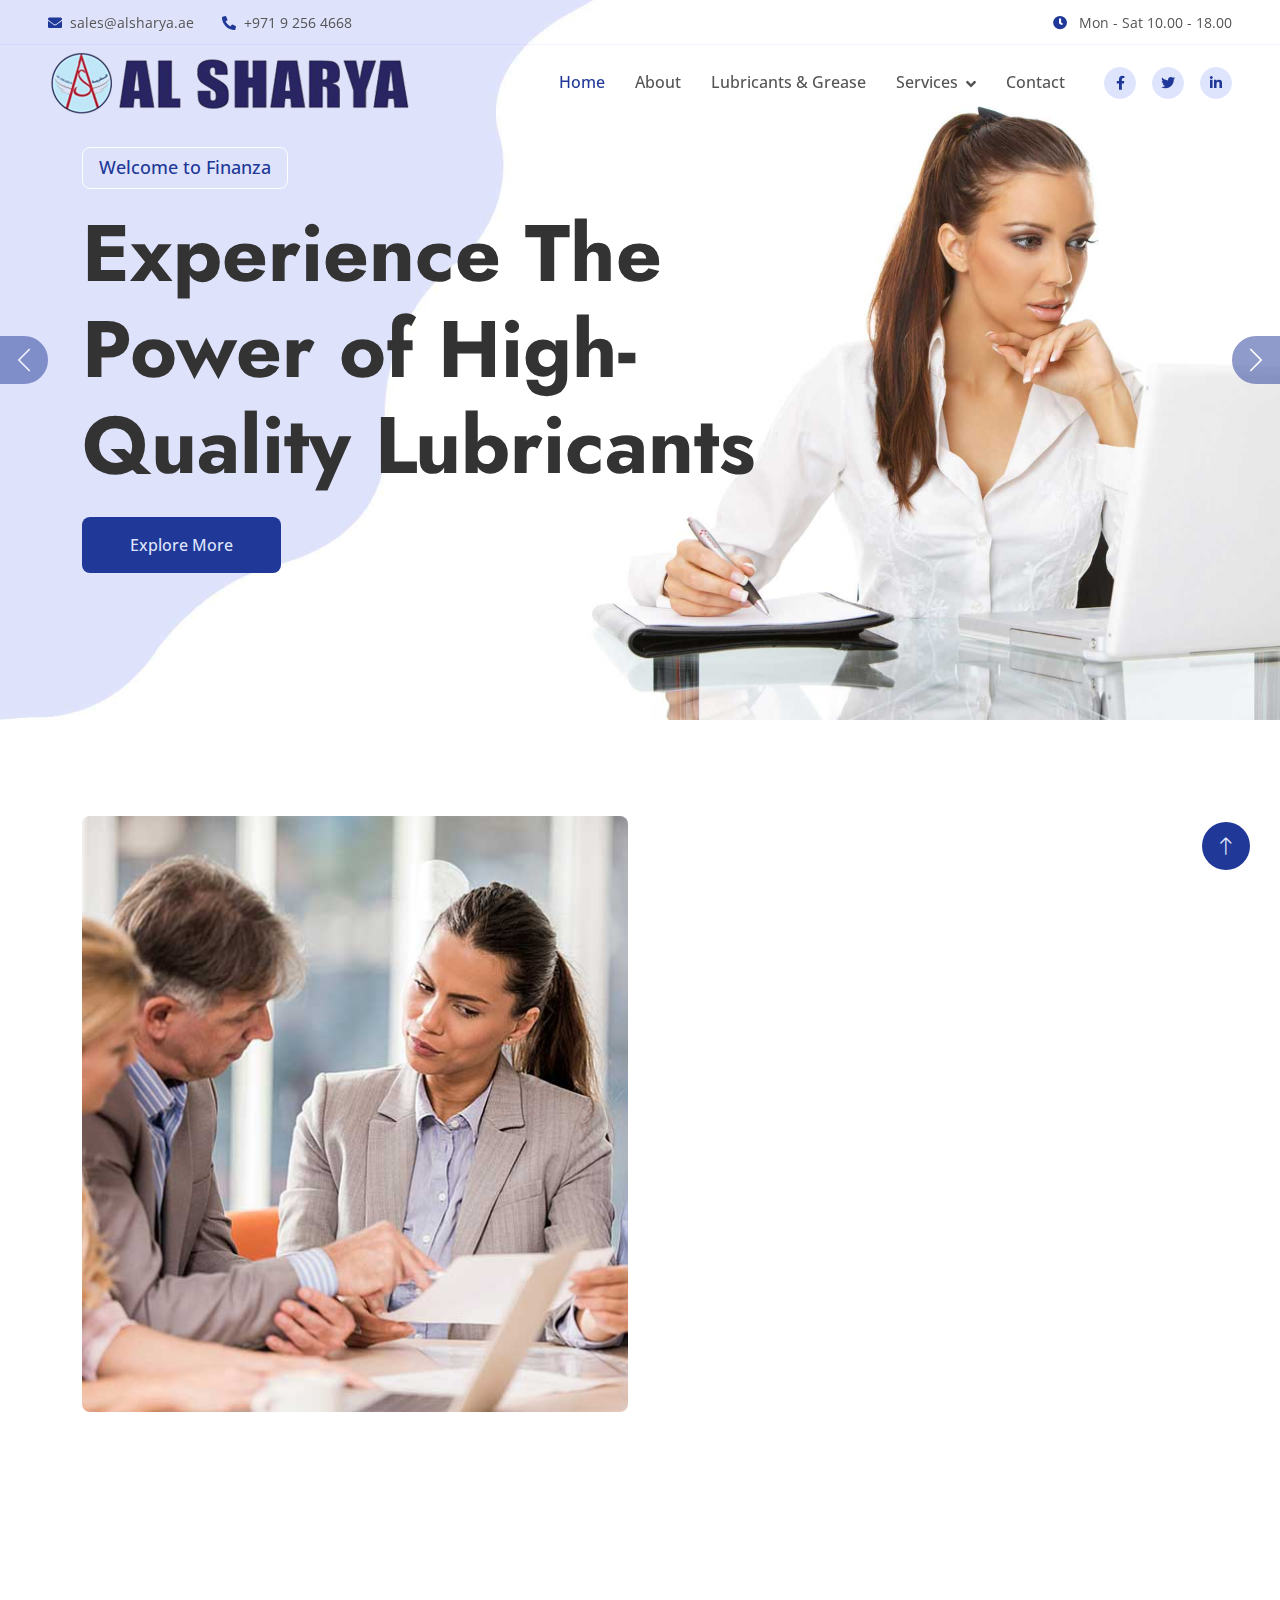
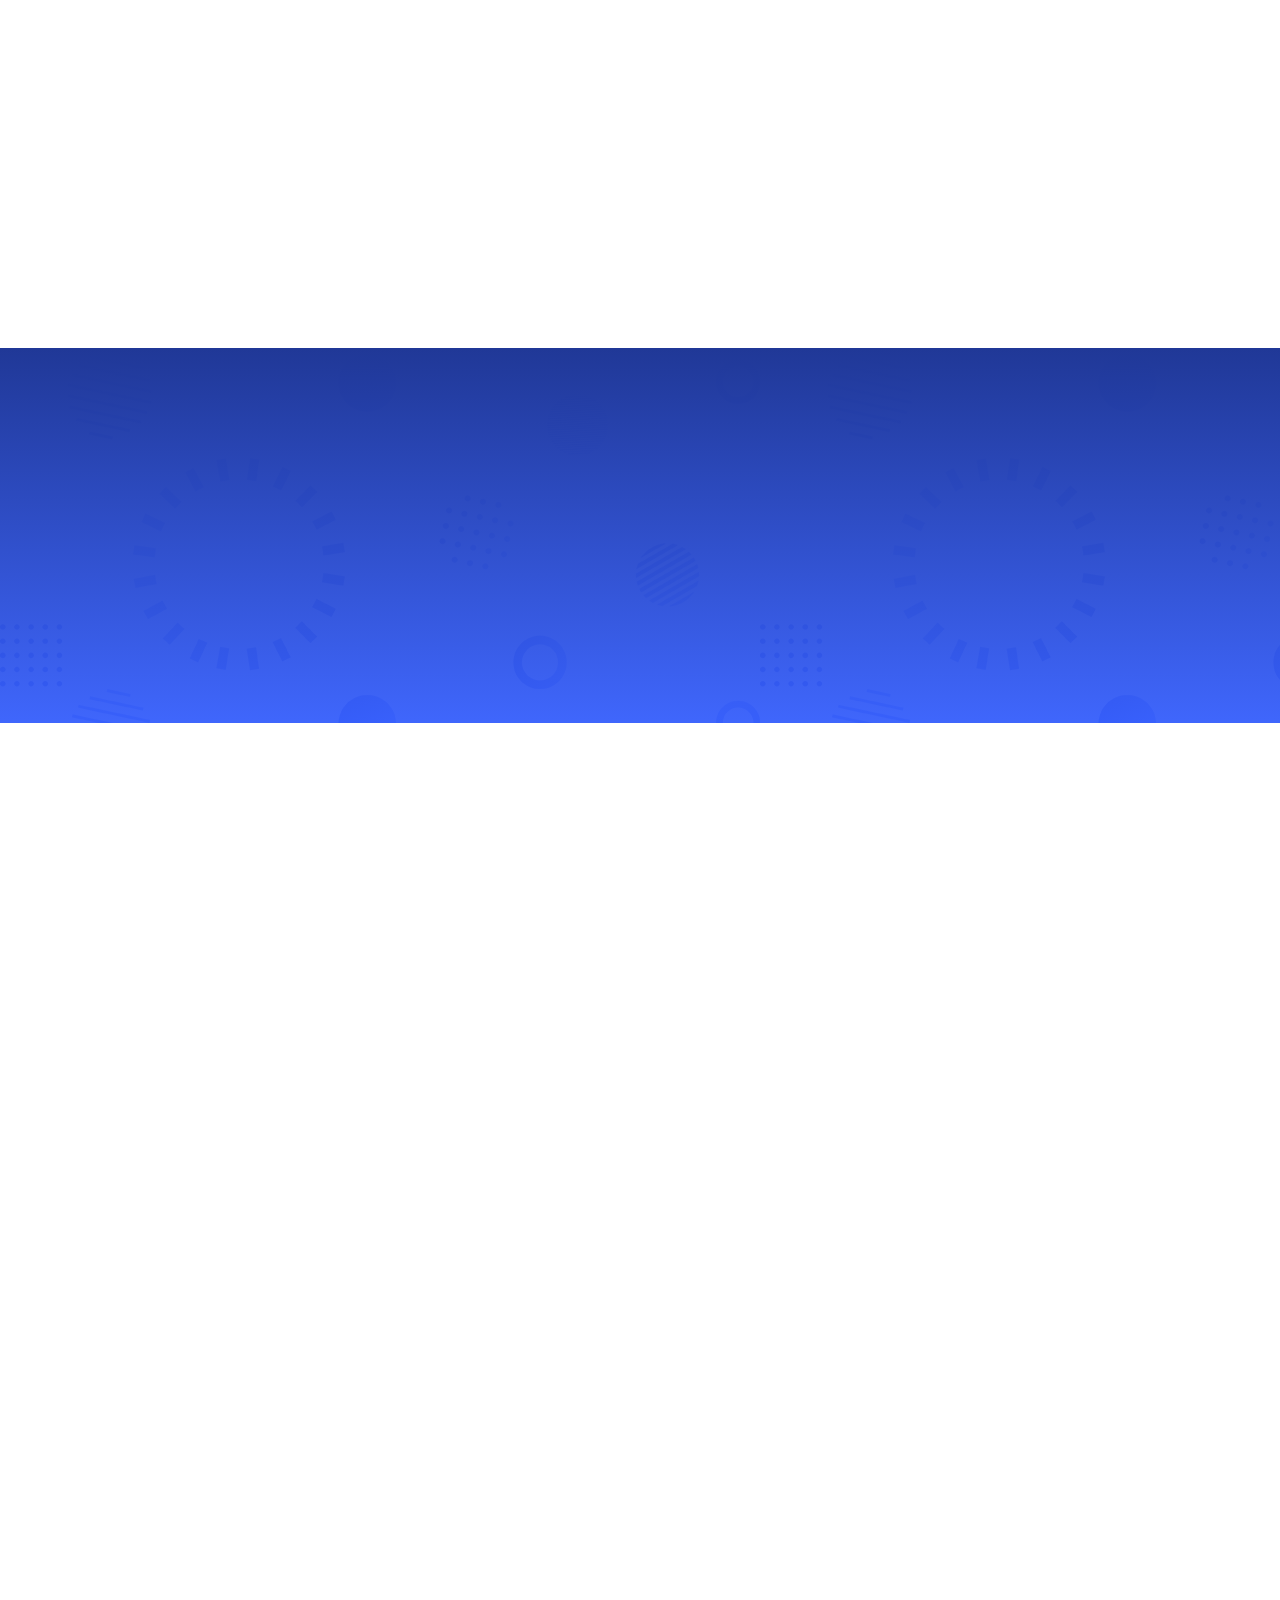
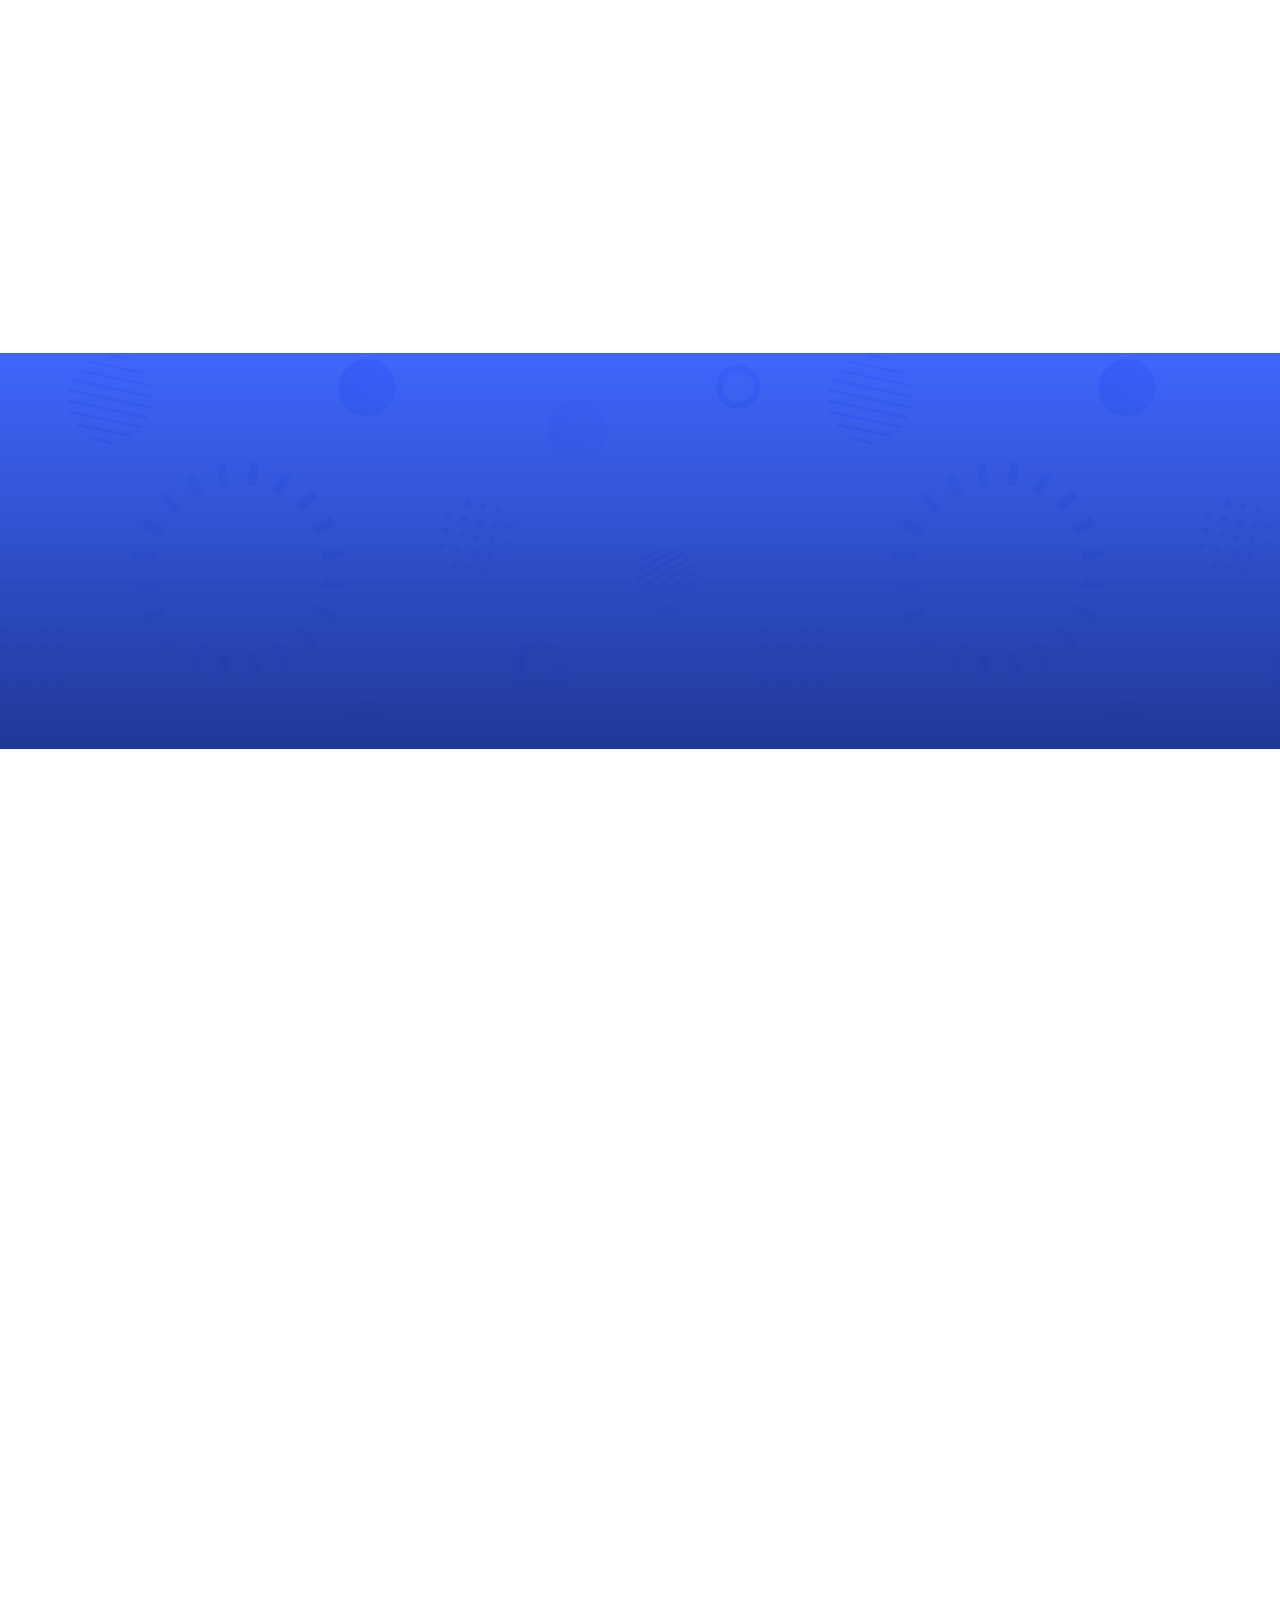
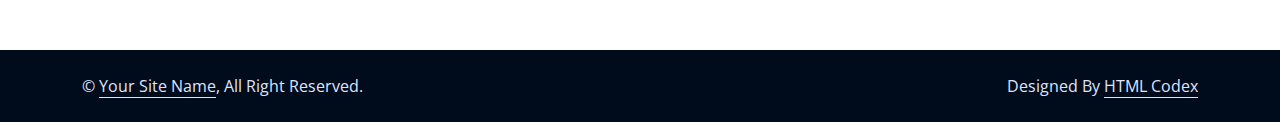
<file: index.html>
<!DOCTYPE html>
<html lang="en">

<head>
    <meta charset="utf-8">
    <title>Finanza - Financial Services Website Template</title>
    <meta content="width=device-width, initial-scale=1.0" name="viewport">
    <meta content="" name="keywords">
    <meta content="" name="description">

    <!-- Favicon -->
    <link href="img/favicon.ico" rel="icon">

    <!-- Google Web Fonts -->
    <link rel="preconnect" href="https://fonts.googleapis.com">
    <link rel="preconnect" href="https://fonts.gstatic.com" crossorigin>
    <link href="https://fonts.googleapis.com/css2?family=Jost:wght@500;600;700&family=Open+Sans:wght@400;500&display=swap" rel="stylesheet">  

    <!-- Icon Font Stylesheet -->
    <link href="https://cdnjs.cloudflare.com/ajax/libs/font-awesome/5.10.0/css/all.min.css" rel="stylesheet">
    <link href="https://cdn.jsdelivr.net/npm/bootstrap-icons@1.4.1/font/bootstrap-icons.css" rel="stylesheet">

    <!-- Libraries Stylesheet -->
    <link href="lib/animate/animate.min.css" rel="stylesheet">
    <link href="lib/owlcarousel/assets/owl.carousel.min.css" rel="stylesheet">

    <!-- Customized Bootstrap Stylesheet -->
    <link href="css/bootstrap.min.css" rel="stylesheet">

    <!-- Template Stylesheet -->
    <link href="css/style.css" rel="stylesheet">
</head>

<body>

    <!-- #203897 - color of btn , boxes, components ....etc -->
    <!-- Spinner Start -->
    <div id="spinner" class="show bg-white position-fixed translate-middle w-100 vh-100 top-50 start-50 d-flex align-items-center justify-content-center">
        <div class="spinner-border text-primary" role="status" style="width: 3rem; height: 3rem;"></div>
    </div>
    <!-- Spinner End -->


    <!-- Navbar Start -->
    <div class="container-fluid fixed-top px-0 wow fadeIn" data-wow-delay="0.1s">
        <div class="top-bar row gx-0 align-items-center d-none d-lg-flex">
            <div class="col-lg-6 px-5 text-start">
                <!-- <small><i class="fa fa-map-marker-alt text-primary me-2"></i>123 Street, New York, USA</small> -->
                <small><i class="fa fa-envelope text-primary me-2"></i>sales@alsharya.ae</small>
                <small class="ms-4"><i class="fa fa-phone-alt text-primary me-2"></i>+971 9 256 4668</small>
            </div>
            <div class="col-lg-6 px-5 text-end">
                <!-- <small><i class="fa fa-envelope text-primary me-2"></i>info@example.com</small> -->
                
                <small class="ms-4"><i class="fa fa-clock text-primary me-2"></i> Mon - Sat 10.00 - 18.00</small>
            </div>
        </div>

        <nav class="navbar navbar-expand-lg navbar-light py-lg-0 px-lg-5 wow fadeIn" data-wow-delay="0.1s">
            <a href="index.html" class="navbar-brand ms-4 ms-lg-0">
                <img src="img/Alsharya.png " alt="logo">
                <!-- <h1 class="display-5 text-primary m-0">Finanza</h1> -->
            </a>
            <button type="button" class="navbar-toggler me-4" data-bs-toggle="collapse" data-bs-target="#navbarCollapse">
                <span class="navbar-toggler-icon"></span>
            </button>
            <div class="collapse navbar-collapse" id="navbarCollapse">
                <div class="navbar-nav ms-auto p-4 p-lg-0">
                    <a href="index.html" class="nav-item nav-link active">Home</a>
                    <a href="about.html" class="nav-item nav-link">About</a>
                    <a href="service.html" class="nav-item nav-link">Lubricants & Grease</a>
                    <div class="nav-item dropdown">
                        <a href="#" class="nav-link dropdown-toggle" data-bs-toggle="dropdown">Services</a>
                        <div class="dropdown-menu border-light m-0">
                            <a href="404.html" class="dropdown-item">Diesel Oil -(pending)</a>
                            <a href="404.html" class="dropdown-item">Industrial Gases -(pending)</a>
                            <a href="404.html" class="dropdown-item">Auto Services -(pending)</a>
                            <a href="404.html" class="dropdown-item">Batteries -(pending)</a>
                            <a href="404.html" class="dropdown-item">404 Page</a>
                        </div>
                    </div>
                    <a href="contact.html" class="nav-item nav-link">Contact</a>
                </div>
                <div class="d-none d-lg-flex ms-2">
                    <a class="btn btn-light btn-sm-square rounded-circle ms-3" href="">
                        <small class="fab fa-facebook-f text-primary"></small>
                    </a>
                    <a class="btn btn-light btn-sm-square rounded-circle ms-3" href="">
                        <small class="fab fa-twitter text-primary"></small>
                    </a>
                    <a class="btn btn-light btn-sm-square rounded-circle ms-3" href="">
                        <small class="fab fa-linkedin-in text-primary"></small>
                    </a>
                </div>
            </div>
        </nav>
    </div>
    <!-- Navbar End -->


    <!-- Carousel Start -->
    <div class="container-fluid p-0 mb-5 wow fadeIn" data-wow-delay="0.1s">
        <div id="header-carousel" class="carousel slide carousel-fade" data-bs-ride="carousel">
            <div class="carousel-inner">
                <div class="carousel-item active">
                    <img class="w-100" src="img/carousel-1.jpg" alt="Image">
                    <div class="carousel-caption">
                        <div class="container">
                            <div class="row justify-content-start">
                                <div class="col-lg-8">
                                    <p class="d-inline-block border border-white rounded text-primary fw-semi-bold py-1 px-3 animated slideInDown">Welcome to Finanza</p>
                                    <h1 class="display-1 mb-4 animated slideInDown">Experience The Power of High-Quality Lubricants</h1>
                                    <a href="" class="btn btn-primary py-3 px-5 animated slideInDown">Explore More</a>
                                </div>
                            </div>
                        </div>
                    </div>
                </div>
                <div class="carousel-item">
                    <img class="w-100" src="img/carousel-2.jpg" alt="Image">
                    <div class="carousel-caption">
                        <div class="container">
                            <div class="row justify-content-start">
                                <div class="col-lg-7">
                                    <p class="d-inline-block border border-white rounded text-primary fw-semi-bold py-1 px-3 animated slideInDown">Welcome to Finanza</p>
                                    <h1 class="display-1 mb-4 animated slideInDown">Fuel Up Your Adventure With Diesel Power</h1>
                                    <a href="" class="btn btn-primary py-3 px-5 animated slideInDown">Explore More</a>
                                </div>
                            </div>
                        </div>
                    </div>
                </div>
            </div>
            <button class="carousel-control-prev" type="button" data-bs-target="#header-carousel"
                data-bs-slide="prev">
                <span class="carousel-control-prev-icon" aria-hidden="true"></span>
                <span class="visually-hidden">Previous</span>
            </button>
            <button class="carousel-control-next" type="button" data-bs-target="#header-carousel"
                data-bs-slide="next">
                <span class="carousel-control-next-icon" aria-hidden="true"></span>
                <span class="visually-hidden">Next</span>
            </button>
        </div>
    </div>
    <!-- Carousel End -->


    <!-- About Start -->
    <div class="container-xxl py-5">
        <div class="container">
            <div class="row g-4 align-items-end mb-4">
                <div class="col-lg-6 wow fadeInUp" data-wow-delay="0.1s">
                    <img class="img-fluid rounded" src="./img/service-2.jpg" alt="Al-Sharya Logo">
                </div>
                <div class="col-lg-6 wow fadeInUp" data-wow-delay="0.3s">
                    <p class="d-inline-block border rounded text-primary fw-semi-bold py-1 px-3">About Us</p>
                    <h1 class="display-5 mb-4">We work for you <span class="text-primary">since 1997.</span></h1>
                    <h3 class="mb-4">Al-Sharya - Leading Distributors and Suppliers of Diesel oil, Lubricants, and Batteries</h3>
                    <p class="mb-4">At Al-Sharya, we pride ourselves on being the best distributors and suppliers of Diesel oil, Lubricants, and Batteries in the UAE. With a legacy of excellence and a commitment to innovation, we have established ourselves as a trusted partner for industries that demand high-performance solutions.</p>
                </div>
            </div>
        </div>
    </div>

<!-- card component -->

<!-- New Component Start -->
<div class="container-xxl py-5">
    <div class="container">
        <div class="text-center mx-auto wow fadeInUp" data-wow-delay="0.1s" style="max-width: 600px;">
            <!-- <p class="d-inline-block border rounded text-primary fw-semi-bold py-1 px-3">Our Services</p>
            <h1 class="display-5 mb-5">Industrial Solutions</h1> -->
        </div>
        <div class="row g-4">
            <div class="col-lg-3 col-md-6 wow fadeInUp" data-wow-delay="0.1s">
                <div class="box">
                    <i class="fas fa-cog fa-3x icon"></i> <!-- Gear icon -->
                    <h2>Industrial Machinery</h2>
                    <p>At Al-Sharya, we transform industrial challenges into innovative solutions with our top-quality lubricants and expertise.</p>
                </div>
            </div>
            <div class="col-lg-3 col-md-6 wow fadeInUp" data-wow-delay="0.3s">
                <div class="box">
                    <i class="fas fa-tools fa-3x icon"></i> <!-- Tools icon -->
                    <h2>Maintenance Services</h2>
                    <p>At Al-Sharya, our Expert Technician drive excellence with cutting-edge solutions and unmatched technical expertise.</p>
                </div>
            </div>
            <div class="col-lg-3 col-md-6 wow fadeInUp" data-wow-delay="0.5s">
                <div class="box">
                    <i class="fas fa-tint fa-3x icon"></i> <!-- Oil droplet icon -->
                    <h2>Lubricants & Oils</h2>
                    <p>At Al-Sharya, we leverage modern equipment to deliver precision-engineered solutions and superior performance.</p>
                </div>
            </div>
            <div class="col-lg-3 col-md-6 wow fadeInUp" data-wow-delay="0.7s">
                <div class="box">
                    <i class="fas fa-battery-full fa-3x icon"></i> <!-- Battery icon -->
                    <h2>Batteries</h2>
                    <p>At Al-Sharya, exceptional customer support delivers expert guidance and swift resolutions for complete satisfaction.</p>
                </div>
            </div>
        </div>
    </div>
</div>
<!-- New Component End -->
    



    <!-- Facts Start -->
    <div class="container-fluid facts my-5 py-5">
        <div class="container py-5">
            <div class="row g-5">
                <!-- Diesel Oil -->
                <div class="col-sm-6 col-lg-3 text-center wow fadeIn" data-wow-delay="0.1s">
                    <i class="fas fa-gas-pump fa-3x text-white mb-3"></i> <!-- Gas Pump Icon -->
                    <div class="d-flex justify-content-center align-items-center">
                        <h1 class="display-4 text-white mb-0" data-toggle="counter-up">50</h1>
                        <span class="plus-symbol text-white ms-1">+</span> <!-- Custom CSS for "+" -->
                    </div>
                    <span class="fs-5 text-white">Diesel Oil</span>
                    <hr class="bg-white w-25 mx-auto mb-0">
                </div>
                <!-- Lubricants -->
                <div class="col-sm-6 col-lg-3 text-center wow fadeIn" data-wow-delay="0.3s">
                    <i class="fas fa-oil-can fa-3x text-white mb-3"></i> <!-- Oil Can Icon -->
                    <div class="d-flex justify-content-center align-items-center">
                        <h1 class="display-4 text-white mb-0" data-toggle="counter-up">49</h1>
                        <span class="plus-symbol text-white ms-1">%</span> <!-- Custom CSS for "+" -->
                    </div>
                    <span class="fs-5 text-white">Lubricants</span>
                    <hr class="bg-white w-25 mx-auto mb-0">
                </div>
                <!-- Auto Service Industry -->
                <div class="col-sm-6 col-lg-3 text-center wow fadeIn" data-wow-delay="0.5s">
                    <i class="fas fa-tools fa-3x text-white mb-3"></i> <!-- Tools Icon -->
                    <div class="d-flex justify-content-center align-items-center">
                        <h1 class="display-4 text-white mb-0" data-toggle="counter-up">20</h1>
                        <span class="plus-symbol text-white ms-1">m</span> <!-- Custom CSS for "+" -->
                    </div>
                    <span class="fs-5 text-white">Auto Service Industry</span>
                    <hr class="bg-white w-25 mx-auto mb-0">
                </div>
                <!-- Batteries -->
                <div class="col-sm-6 col-lg-3 text-center wow fadeIn" data-wow-delay="0.7s">
                    <i class="fas fa-battery-full fa-3x text-white mb-3"></i> <!-- Battery Icon -->
                    <div class="d-flex justify-content-center align-items-center">
                        <h1 class="display-4 text-white mb-0" data-toggle="counter-up">25</h1>
                        <span class="plus-symbol text-white ms-1">k</span> <!-- Custom CSS for "+" -->
                    </div>
                    <span class="fs-5 text-white">Batteries</span>
                    <hr class="bg-white w-25 mx-auto mb-0">
                </div>
            </div>
        </div>
    </div>
    <!-- Facts End -->


 


    <!-- Service Start -->
    <div class="container-xxl service py-5">
        <div class="container">
            <div class="text-center mx-auto wow fadeInUp" data-wow-delay="0.1s" style="max-width: 600px;">
                <p class="d-inline-block border rounded text-primary fw-semi-bold py-1 px-3">Our Services</p>
                <h1 class="display-5 mb-5">Leading the Way with Top Service and Expert Solutions</h1>
            </div>
            <div class="row g-4 wow fadeInUp" data-wow-delay="0.3s">
                <div class="col-lg-4">
                    <div class="nav nav-pills d-flex justify-content-between w-100 h-100 me-4">
                        <!-- Button 1 -->
                        <button class="nav-link w-100 d-flex align-items-center text-start border p-4 mb-4 active" data-bs-toggle="pill" data-bs-target="#tab-pane-1" type="button">
                            <h5 class="m-0"><i class="fa fa-bars text-primary me-3"></i>Industrial Lubricants</h5>
                        </button>
                        <!-- Button 2 -->
                        <button class="nav-link w-100 d-flex align-items-center text-start border p-4 mb-4" data-bs-toggle="pill" data-bs-target="#tab-pane-2" type="button">
                            <h5 class="m-0"><i class="fa fa-bars text-primary me-3"></i>Diesel (ULSD)</h5>
                        </button>
                        <!-- Button 3 -->
                        <button class="nav-link w-100 d-flex align-items-center text-start border p-4 mb-4" data-bs-toggle="pill" data-bs-target="#tab-pane-3" type="button">
                            <h5 class="m-0"><i class="fa fa-bars text-primary me-3"></i>Diesel Engine Oil</h5>
                        </button>
                        <!-- Button 4 -->
                        <button class="nav-link w-100 d-flex align-items-center text-start border p-4 mb-4" data-bs-toggle="pill" data-bs-target="#tab-pane-4" type="button">
                            <h5 class="m-0"><i class="fa fa-bars text-primary me-3"></i>Gear and Transmission Oil</h5>
                        </button>
                        <!-- Button 5 -->
                        <button class="nav-link w-100 d-flex align-items-center text-start border p-4 mb-4" data-bs-toggle="pill" data-bs-target="#tab-pane-5" type="button">
                            <h5 class="m-0"><i class="fa fa-bars text-primary me-3"></i>Greases</h5>
                        </button>
                        <!-- Button 6 -->
                        <button class="nav-link w-100 d-flex align-items-center text-start border p-4 mb-4" data-bs-toggle="pill" data-bs-target="#tab-pane-6" type="button">
                            <h5 class="m-0"><i class="fa fa-bars text-primary me-3"></i>Batteries</h5>
                        </button>
                        <!-- Button 7 -->
                        <button class="nav-link w-100 d-flex align-items-center text-start border p-4 mb-4" data-bs-toggle="pill" data-bs-target="#tab-pane-7" type="button">
                            <h5 class="m-0"><i class="fa fa-bars text-primary me-3"></i>Hydraulic Oil</h5>
                        </button>
                        <!-- Button 8 -->
                        <button class="nav-link w-100 d-flex align-items-center text-start border p-4 mb-0" data-bs-toggle="pill" data-bs-target="#tab-pane-8" type="button">
                            <h5 class="m-0"><i class="fa fa-bars text-primary me-3"></i>Auto Services</h5>
                        </button>
                    </div>
                </div>
                <div class="col-lg-8">
                    <div class="tab-content w-100">
                        <!-- Tab Pane 1 -->
                        <div class="tab-pane fade show active" id="tab-pane-1">
                            <div class="row g-4">
                                <div class="col-md-6" style="min-height: 350px;">
                                    <div class="position-relative h-100">
                                        <img class="position-absolute rounded w-100 h-100" src="img/Untitled-design-12.png" style="object-fit: cover;" alt="">
                                    </div>
                                </div>
                                <div class="col-md-4">
                                    <h1 class="mb-4">Solving Industrial Lubricant Challenges Worldwide</h1>
                                    <p class="mb-3">Al-Sharya provides global solutions for industrial lubricant challenges with unmatched expertise and quality.

                                    </p>
                                    <!-- <p><i class="fa fa-check text-primary me-3"></i>High Performance</p>
                                    <p><i class="fa fa-check text-primary me-3"></i>Extended Equipment Life</p>
                                    <p><i class="fa fa-check text-primary me-3"></i>Cost-Effective Solutions</p>
                                    <a href="" class="btn btn-primary py-3 px-5 mt-3">Read More</a> -->
                                </div>
                            </div>
                        </div>
                        <!-- Tab Pane 2 -->
                        <div class="tab-pane fade" id="tab-pane-2">
                            <div class="row g-4">
                                <div class="col-md-6" style="min-height: 350px;">
                                    <div class="position-relative h-100">
                                        <img class="position-absolute rounded w-100 h-100" src="img/AdobeStock_633013982.jpeg" style="object-fit: cover;" alt="">
                                    </div>
                                </div>
                                <div class="col-md-6">
                                    <h1 class="mb-4">Rising Demand for Ultra-Low Sulfur Diesel (ULSD) Fuels Growth in Industrial and Transport Sectors Across the UAE</h1>
                                    <p class="mb-4">Diesel (ULSD) is becoming a key fuel choice in the UAE, favored for its reduced sulfur content that helps lower emissions, supporting both environmental goals and operational efficiency in industrial and transport sectors</p>
                                    <!-- <p><i class="fa fa-check text-primary me-3"></i>Eco-Friendly</p>
                                    <p><i class="fa fa-check text-primary me-3"></i>Improved Engine Performance</p>
                                    <p><i class="fa fa-check text-primary me-3"></i>Compliance with Regulations</p>
                                    <a href="" class="btn btn-primary py-3 px-5 mt-3">Read More</a> -->
                                </div>
                            </div>
                        </div>
                        <!-- Tab Pane 3 -->
                        <div class="tab-pane fade" id="tab-pane-3">
                            <div class="row g-4">
                                <div class="col-md-6" style="min-height: 350px;">
                                    <div class="position-relative h-100">
                                        <img class="position-absolute rounded w-100 h-100" src="img/diesel-oil.jpg" style="object-fit: cover;" alt="">
                                    </div>
                                </div>
                                <div class="col-md-4">
                                    <h1 class="mb-4">Premium Diesel Engine Oil for Superior Performance</h1>
                                    <p class="mb-4">Al-Sharya’s diesel engine oil delivers exceptional performance and protection for enhanced engine longevity.</p>
                                    <!-- <p><i class="fa fa-check text-primary me-3"></i>Enhanced Engine Protection</p>
                                    <p><i class="fa fa-check text-primary me-3"></i>Improved Fuel Efficiency</p>
                                    <p><i class="fa fa-check text-primary me-3"></i>Extended Drain Intervals</p>
                                    <a href="" class="btn btn-primary py-3 px-5 mt-3">Read More</a> -->
                                </div>
                            </div>
                        </div>
                        <!-- Tab Pane 4 -->
                        <div class="tab-pane fade" id="tab-pane-4">
                            <div class="row g-4">
                                <div class="col-md-6" style="min-height: 350px;">
                                    <div class="position-relative h-100">
                                        <img class="position-absolute rounded w-100 h-100" src="img/Untitled-design-11.png" style="object-fit: cover;" alt="">
                                    </div>
                                </div>
                                <div class="col-md-5">
                                    <h1 class="mb-4">High-Performance Gear and Transmission Oil for Smooth Operation</h1>
                                    <p class="mb-4">Al-Sharya’s gear and transmission oil ensures smooth, reliable operation and maximum protection for your drivetrain.</p>
                                    <!-- <p><i class="fa fa-check text-primary me-3"></i>Reduced Wear and Tear</p>
                                    <p><i class="fa fa-check text-primary me-3"></i>Improved Efficiency</p>
                                    <p><i class="fa fa-check text-primary me-3"></i>Long-Lasting Performance</p>
                                    <a href="" class="btn btn-primary py-3 px-5 mt-3">Read More</a> -->
                                </div>
                            </div>
                        </div>
                        <!-- Tab Pane 5 -->
                        <div class="tab-pane fade" id="tab-pane-5">
                            <div class="row g-4">
                                <div class="col-md-6" style="min-height: 350px;">
                                    <div class="position-relative h-100">
                                        <img class="position-absolute rounded w-100 h-100" src="img/Untitled-design-13.png" style="object-fit: cover;" alt="">
                                    </div>
                                </div>
                                <div class="col-md-5">
                                    <h1 class="mb-4">Superior Greases for Optimal Equipment Protection</h1>
                                    <p class="mb-4">Al-Sharya’s high-quality greases offer exceptional protection and longevity for all types of machinery.

                                        is becoming a key fuel choice in the UAE, favored for its reduced sulfur content that helps lower emissions, supporting both environmental goals and operational efficiency in industrial and transport sectors</p>
                                    <!-- <p><i class="fa fa-check text-primary me-3"></i>High-Temperature Resistance</p>
                                    <p><i class="fa fa-check text-primary me-3"></i>Water Resistance</p>
                                    <p><i class="fa fa-check text-primary me-3"></i>Extended Service Life</p>
                                    <a href="" class="btn btn-primary py-3 px-5 mt-3">Read More</a> -->
                                </div>
                            </div>
                        </div>
                        <!-- Tab Pane 6 -->
                        <div class="tab-pane fade" id="tab-pane-6">
                            <div class="row g-4">
                                <div class="col-md-6" style="min-height: 350px;">
                                    <div class="position-relative h-100">
                                        <img class="position-absolute rounded w-100 h-100" src="img/BATTERY-MYTHS-1920x1047-1.jpg" style="object-fit: cover;" alt="">
                                    </div>
                                </div>
                                <div class="col-md-4">
                                    <h1 class="mb-4">Trusted Batteries Provider in Fujairah, UAE</h1>
                                    <p class="mb-4">Al-Sharya stands out as a top batteries provider and supplier in Fujairah, UAE, offering a wide range of high-quality batteries to meet the diverse needs of customers</p>
                                    <!-- <p><i class="fa fa-check text-primary me-3"></i>Long Battery Life</p>
                                    <p><i class="fa fa-check text-primary me-3"></i>Fast Charging</p>
                                    <p><i class="fa fa-check text-primary me-3"></i>Reliable Performance</p>
                                    <a href="" class="btn btn-primary py-3 px-5 mt-3">Read More</a> -->
                                </div>
                            </div>
                        </div>
                        <!-- Tab Pane 7 -->
                        <div class="tab-pane fade" id="tab-pane-7">
                            <div class="row g-4">
                                <div class="col-md-6" style="min-height: 350px;">
                                    <div class="position-relative h-100">
                                        <img class="position-absolute rounded w-100 h-100" src="img/Hydraulic-oil-1.jpg" style="object-fit: cover;" alt="">
                                    </div>
                                </div>
                                <div class="col-md-4">
                                    <h1 class="mb-4">Premium Hydraulic Oil for Smooth and Efficient Operations</h1>
                                    <p class="mb-4">Al-Sharya’s hydraulic oil ensures optimal performance and reliability for all hydraulic systems.</p>
                                    <!-- <p><i class="fa fa-check text-primary me-3"></i>High Viscosity Index</p>
                                    <p><i class="fa fa-check text-primary me-3"></i>Anti-Wear Protection</p>
                                    <p><i class="fa fa-check text-primary me-3"></i>Thermal Stability</p>
                                    <a href="" class="btn btn-primary py-3 px-5 mt-3">Read More</a> -->
                                </div>
                            </div>
                        </div>
                        <!-- Tab Pane 8 -->
                        <div class="tab-pane fade" id="tab-pane-8">
                            <div class="row g-4">
                                <div class="col-md-6" style="min-height: 350px;">
                                    <div class="position-relative h-100">
                                        <img class="position-absolute rounded w-100 h-100" src="img/Untitled-design-14.png" style="object-fit: cover;" alt="">
                                    </div>
                                </div>
                                <div class="col-md-4">
                                    <h1 class="mb-4">Expert Auto Services for Reliable Vehicle Care</h1>
                                    <p class="mb-4">We provide comprehensive auto services to keep your vehicles running smoothly.</p>
                                    <!-- <p><i class="fa fa-check text-primary me-3"></i>Regular Maintenance</p>
                                    <p><i class="fa fa-check text-primary me-3"></i>Diagnostics and Repairs</p>
                                    <p><i class="fa fa-check text-primary me-3"></i>Expert Technicians</p>
                                    <a href="" class="btn btn-primary py-3 px-5 mt-3">Read More</a> -->
                                </div>
                            </div>
                        </div>
                    </div>
                </div>
            </div>
        </div>
    </div>
    <!-- Service End -->


    <!-- Callback Start -->
    <div class="container-fluid callback my-5 pt-5">
        <div class="container pt-5">
            <div class="row justify-content-center">
                <div class="col-lg-7">
                    <div class="bg-white border rounded p-4 p-sm-5 wow fadeInUp" data-wow-delay="0.5s">
                        <div class="text-center mx-auto wow fadeInUp" data-wow-delay="0.1s" style="max-width: 600px;">
                            <p class="d-inline-block border rounded text-primary fw-semi-bold py-1 px-3">Get In Touch</p>
                            <h1 class="display-5 mb-5">Reach out to us with any inquiries or for assistance. </h1>
                        </div>
                        <div class="row g-3">
                            <div class="col-sm-6">
                                <div class="form-floating">
                                    <input type="text" class="form-control" id="name" placeholder="Your Name">
                                    <label for="name">Your Name</label>
                                </div>
                            </div>
                            <div class="col-sm-6">
                                <div class="form-floating">
                                    <input type="email" class="form-control" id="mail" placeholder="Your Email">
                                    <label for="mail">Your Email</label>
                                </div>
                            </div>
                            <div class="col-sm-6">
                                <div class="form-floating">
                                    <input type="text" class="form-control" id="mobile" placeholder="Your Mobile">
                                    <label for="mobile">Your Mobile</label>
                                </div>
                            </div>
                            <div class="col-sm-6">
                                <div class="form-floating">
                                    <input type="text" class="form-control" id="subject" placeholder="Subject">
                                    <label for="subject">Subject</label>
                                </div>
                            </div>
                            <div class="col-12">
                                <div class="form-floating">
                                    <textarea class="form-control" placeholder="Leave a message here" id="message" style="height: 100px"></textarea>
                                    <label for="message">Message</label>
                                </div>
                            </div>
                            <div class="col-12 text-center">
                                <button class="btn btn-primary w-100 py-3" type="submit">Submit Now</button>
                            </div>
                        </div>
                    </div>
                </div>
            </div>
        </div>
    </div>
    <!-- Callback End -->



    <!-- Footer Start -->
    <div class="container-fluid bg-dark text-light footer mt-5 py-5 wow fadeIn" data-wow-delay="0.1s">
        <div class="container py-5">
            <div class="row g-5">
                <div class="col-lg-3 col-md-6">
                    <h4 class="text-white mb-4">Our Office</h4>
                    <p class="mb-2 text-white">Al Sharya Service Centre Bldg.</p>
                    <p class="mb-2 text-white">Dahid -Masafi Road.</p> 
                    <p class="mb-2 text-white">P. O Box 10949.</p> 
                    <p class="mb-2 text-white">Masafi. Fujairah. U.A. E</p> 
                    <!-- <div class="d-flex pt-2">
                        <a class="btn btn-square btn-outline-light rounded-circle me-2" href=""><i class="fab fa-twitter"></i></a>
                        <a class="btn btn-square btn-outline-light rounded-circle me-2" href=""><i class="fab fa-facebook-f"></i></a>
                        <a class="btn btn-square btn-outline-light rounded-circle me-2" href=""><i class="fab fa-youtube"></i></a>
                        <a class="btn btn-square btn-outline-light rounded-circle me-2" href=""><i class="fab fa-linkedin-in"></i></a>
                    </div> -->
                </div>
                <div class="col-lg-3 col-md-6">
                    <!-- Email Address Section -->
                    <div class="mb-5"> <!-- Space added here -->
                        <h4 class="text-white mb-4">Email Address</h4>
                        <p class="mb-2 text-white">sales@alsharya.ae</p> 
                    </div>
                    
                    <!-- Phone Number Section -->
                    <div>
                        <h4 class="text-white mb-4">Phone Number</h4>
                        <p class="mb-2 text-white">+971 501 917 771</p>
                        <p class="mb-2 text-white">+971 925 646 68</p>
                    </div>
                </div>
                <div class="col-lg-3 col-md-6">
                    <h4 class="text-white mb-4">Quick Links</h4>
                    <a class="btn btn-link" href="">About Us</a>
                    <a class="btn btn-link" href="">Contact Us</a>
                    <a class="btn btn-link" href="">Our Services</a>
                    <a class="btn btn-link" href="">Terms & Condition</a>
                    <a class="btn btn-link" href="">Support</a>
                </div>

                <div class="col-lg-3 col-md-6">
                    <h4 class="text-white mb-4">Follow Us</h4>
                    <!-- <p class="mb-2">Al Sharya Service Centre Bldg.</p>
                    <p class="mb-2">Dahid -Masafi Road.</p> 
                    <p class="mb-2">P. O Box 10949.</p> 
                    <p class="mb-2">Masafi. Fujairah. U.A. E</p>  -->
                    <div class="d-flex pt-2">
                        <a class="btn btn-square btn-outline-light rounded-circle me-2" href=""><i class="fab fa-twitter"></i></a>
                        <a class="btn btn-square btn-outline-light rounded-circle me-2" href=""><i class="fab fa-facebook-f"></i></a>
                        <a class="btn btn-square btn-outline-light rounded-circle me-2" href=""><i class="fab fa-youtube"></i></a>
                        <a class="btn btn-square btn-outline-light rounded-circle me-2" href=""><i class="fab fa-linkedin-in"></i></a>
                    </div>
                </div>
               
            </div>
        </div>
    </div>
    <!-- Footer End -->


    <!-- Copyright Start -->
    <div class="container-fluid copyright py-4">
        <div class="container">
            <div class="row">
                <div class="col-md-6 text-center text-md-start mb-3 mb-md-0">
                    &copy; <a class="border-bottom" href="#">Your Site Name</a>, All Right Reserved.
                </div>
                <div class="col-md-6 text-center text-md-end">
                    <!--/*** This template is free as long as you keep the footer author’s credit link/attribution link/backlink. If you'd like to use the template without the footer author’s credit link/attribution link/backlink, you can purchase the Credit Removal License from "https://htmlcodex.com/credit-removal". Thank you for your support. ***/-->
                    Designed By <a class="border-bottom" href="https://htmlcodex.com">HTML Codex</a>
                </div>
            </div>
        </div>
    </div>
    <!-- Copyright End -->


    <!-- Back to Top -->
    <a href="#" class="btn btn-lg btn-primary btn-lg-square rounded-circle back-to-top"><i class="bi bi-arrow-up"></i></a>


    <!-- JavaScript Libraries -->
    <script src="https://code.jquery.com/jquery-3.4.1.min.js"></script>
    <script src="https://cdn.jsdelivr.net/npm/bootstrap@5.0.0/dist/js/bootstrap.bundle.min.js"></script>
    <script src="lib/wow/wow.min.js"></script>
    <script src="lib/easing/easing.min.js"></script>
    <script src="lib/waypoints/waypoints.min.js"></script>
    <script src="lib/owlcarousel/owl.carousel.min.js"></script>
    <script src="lib/counterup/counterup.min.js"></script>

    <!-- Template Javascript -->
    <script src="js/main.js"></script>
</body>

</html>
</file>
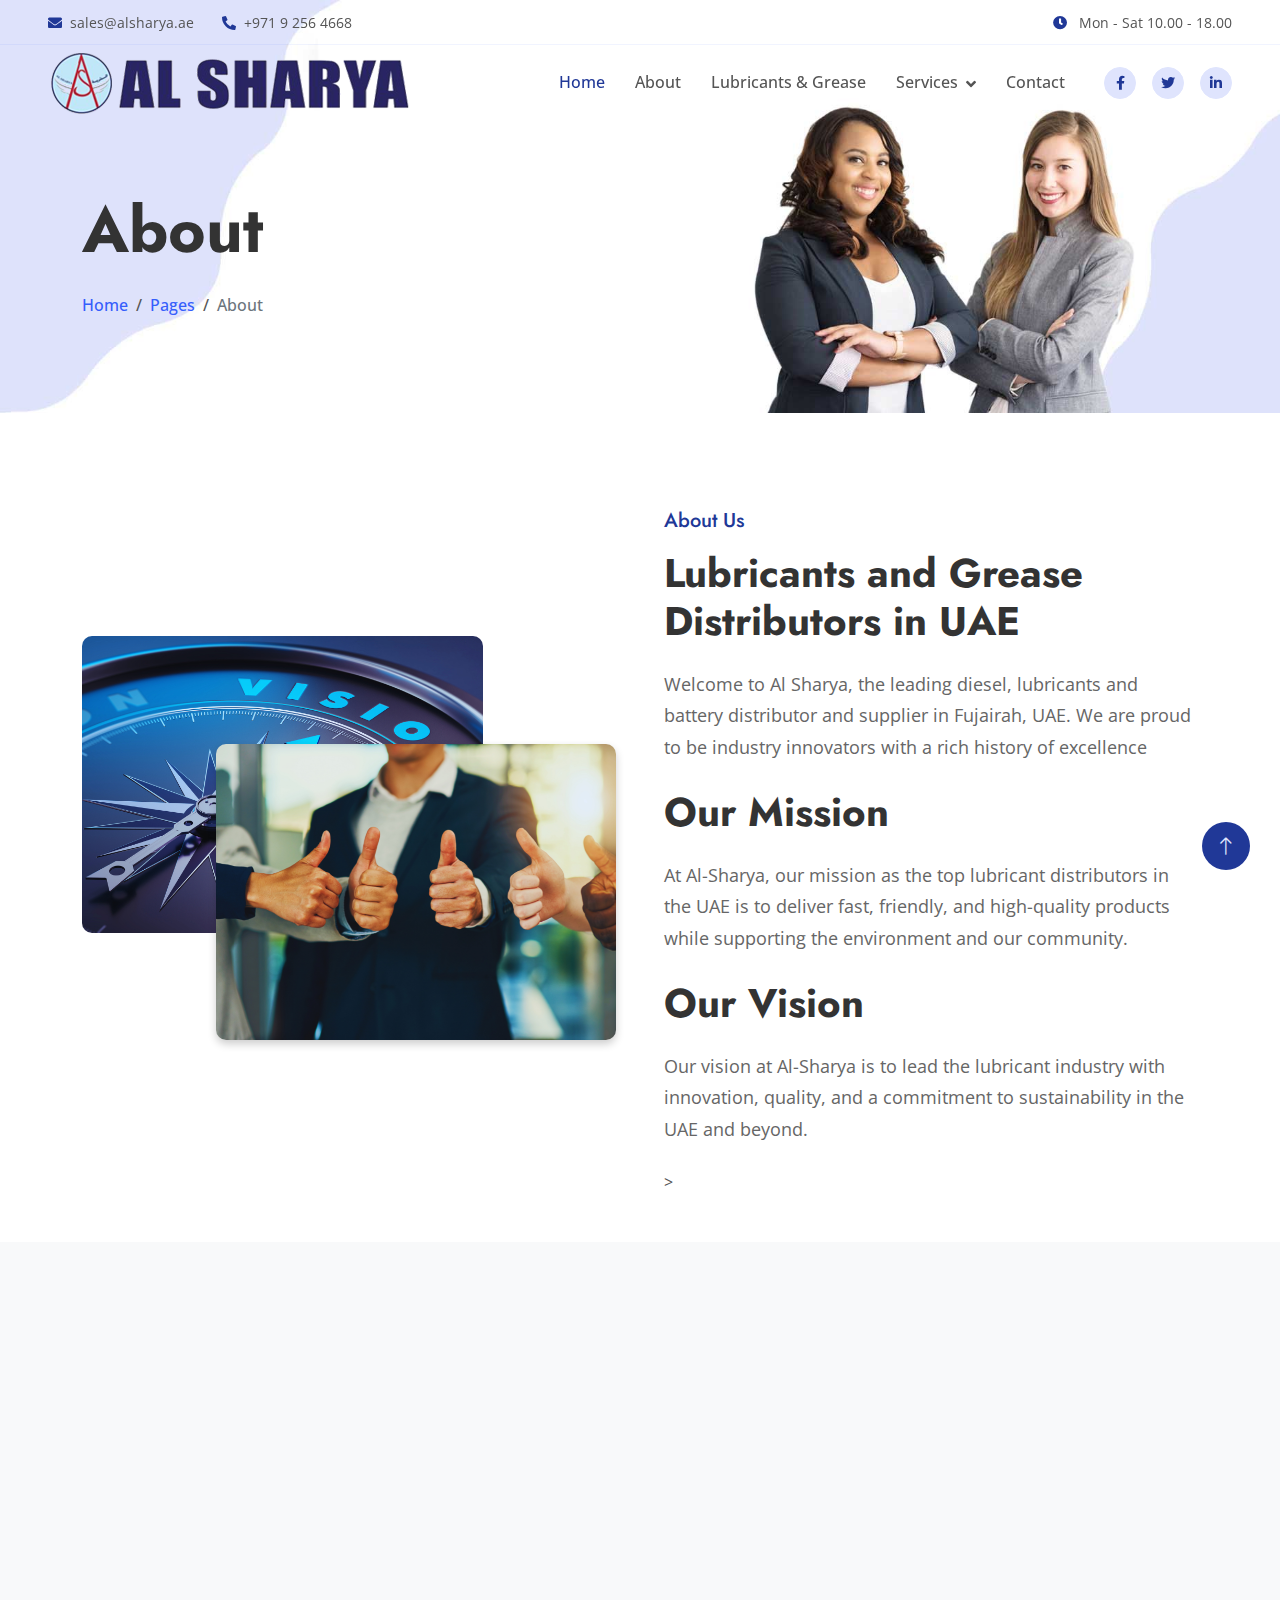
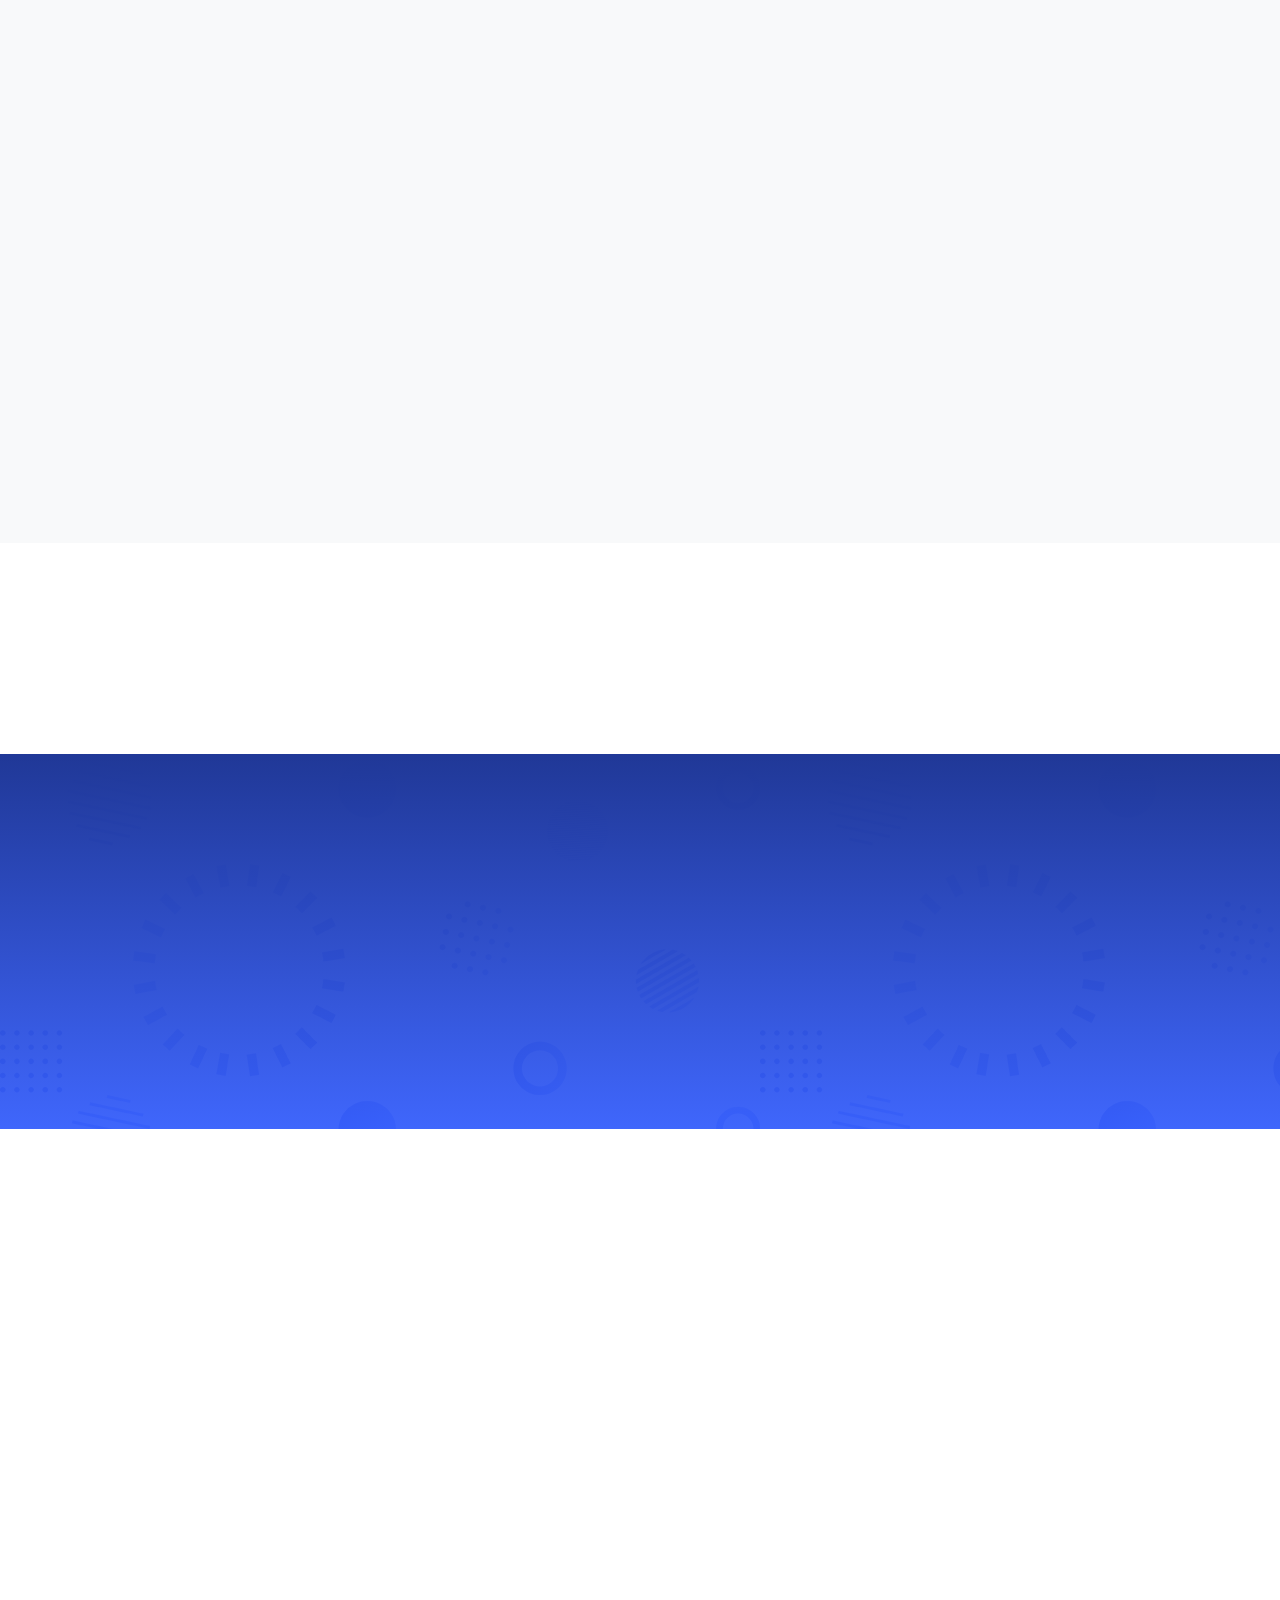
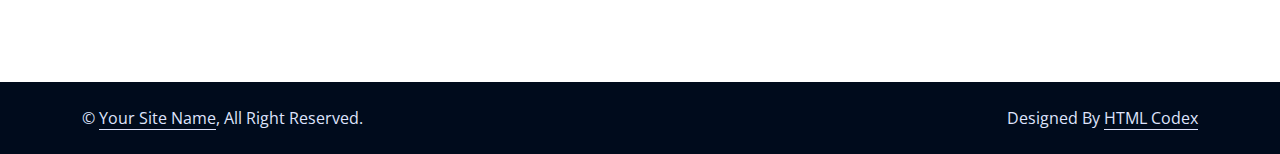
<file: about.html>
<!DOCTYPE html>
<html lang="en">
  <head>
    <meta charset="utf-8" />
    <title>Finanza - Financial Services Website Template</title>
    <meta content="width=device-width, initial-scale=1.0" name="viewport" />
    <meta content="" name="keywords" />
    <meta content="" name="description" />

    <!-- Favicon -->
    <link href="img/favicon.ico" rel="icon" />

    <!-- Google Web Fonts -->
    <link rel="preconnect" href="https://fonts.googleapis.com" />
    <link rel="preconnect" href="https://fonts.gstatic.com" crossorigin />
    <link
      href="https://fonts.googleapis.com/css2?family=Jost:wght@500;600;700&family=Open+Sans:wght@400;500&display=swap"
      rel="stylesheet"
    />

    <!-- Icon Font Stylesheet -->
    <link
      href="https://cdnjs.cloudflare.com/ajax/libs/font-awesome/5.10.0/css/all.min.css"
      rel="stylesheet"
    />
    <link
      href="https://cdn.jsdelivr.net/npm/bootstrap-icons@1.4.1/font/bootstrap-icons.css"
      rel="stylesheet"
    />

    <!-- Libraries Stylesheet -->
    <link href="lib/animate/animate.min.css" rel="stylesheet" />
    <link href="lib/owlcarousel/assets/owl.carousel.min.css" rel="stylesheet" />

    <!-- Customized Bootstrap Stylesheet -->
    <link href="css/bootstrap.min.css" rel="stylesheet" />

    <!-- Template Stylesheet -->
    <link href="css/style.css" rel="stylesheet" />
  </head>

  <body>
    <!-- Spinner Start -->
    <div
      id="spinner"
      class="show bg-white position-fixed translate-middle w-100 vh-100 top-50 start-50 d-flex align-items-center justify-content-center"
    >
      <div
        class="spinner-border text-primary"
        role="status"
        style="width: 3rem; height: 3rem"
      ></div>
    </div>
    <!-- Spinner End -->

    <!-- Navbar Start -->
    <div class="container-fluid fixed-top px-0 wow fadeIn" data-wow-delay="0.1s">
      <div class="top-bar row gx-0 align-items-center d-none d-lg-flex">
          <div class="col-lg-6 px-5 text-start">
              <!-- <small><i class="fa fa-map-marker-alt text-primary me-2"></i>123 Street, New York, USA</small> -->
              <small><i class="fa fa-envelope text-primary me-2"></i>sales@alsharya.ae</small>
              <small class="ms-4"><i class="fa fa-phone-alt text-primary me-2"></i>+971 9 256 4668</small>
          </div>
          <div class="col-lg-6 px-5 text-end">
              <!-- <small><i class="fa fa-envelope text-primary me-2"></i>info@example.com</small> -->
              
              <small class="ms-4"><i class="fa fa-clock text-primary me-2"></i> Mon - Sat 10.00 - 18.00</small>
          </div>
      </div>

      <nav class="navbar navbar-expand-lg navbar-light py-lg-0 px-lg-5 wow fadeIn" data-wow-delay="0.1s">
          <a href="index.html" class="navbar-brand ms-4 ms-lg-0">
              <img src="img/Alsharya.png " alt="logo">
              <!-- <h1 class="display-5 text-primary m-0">Finanza</h1> -->
          </a>
          <button type="button" class="navbar-toggler me-4" data-bs-toggle="collapse" data-bs-target="#navbarCollapse">
              <span class="navbar-toggler-icon"></span>
          </button>
          <div class="collapse navbar-collapse" id="navbarCollapse">
              <div class="navbar-nav ms-auto p-4 p-lg-0">
                  <a href="index.html" class="nav-item nav-link active">Home</a>
                  <a href="about.html" class="nav-item nav-link">About</a>
                  <a href="service.html" class="nav-item nav-link">Lubricants & Grease</a>
                  <div class="nav-item dropdown">
                      <a href="#" class="nav-link dropdown-toggle" data-bs-toggle="dropdown">Services</a>
                      <div class="dropdown-menu border-light m-0">
                          <a href="404.html" class="dropdown-item">Diesel Oil -(pending)</a>
                          <a href="404.html" class="dropdown-item">Industrial Gases -(pending)</a>
                          <a href="404.html" class="dropdown-item">Auto Services -(pending)</a>
                          <a href="404.html" class="dropdown-item">Batteries -(pending)</a>
                          <a href="404.html" class="dropdown-item">404 Page</a>
                      </div>
                  </div>
                  <a href="contact.html" class="nav-item nav-link">Contact</a>
              </div>
              <div class="d-none d-lg-flex ms-2">
                  <a class="btn btn-light btn-sm-square rounded-circle ms-3" href="">
                      <small class="fab fa-facebook-f text-primary"></small>
                  </a>
                  <a class="btn btn-light btn-sm-square rounded-circle ms-3" href="">
                      <small class="fab fa-twitter text-primary"></small>
                  </a>
                  <a class="btn btn-light btn-sm-square rounded-circle ms-3" href="">
                      <small class="fab fa-linkedin-in text-primary"></small>
                  </a>
              </div>
          </div>
      </nav>
  </div>
    <!-- Navbar End -->

    <!-- Page Header Start -->
    <div
      class="container-fluid page-header mb-5 wow fadeIn"
      data-wow-delay="0.1s"
    >
      <div class="container">
        <h1 class="display-3 mb-4 animated slideInDown">About</h1>
        <nav aria-label="breadcrumb animated slideInDown">
          <ol class="breadcrumb mb-0">
            <li class="breadcrumb-item"><a href="#">Home</a></li>
            <li class="breadcrumb-item"><a href="#">Pages</a></li>
            <li class="breadcrumb-item active" aria-current="page">About</li>
          </ol>
        </nav>
      </div>
    </div>
    <!-- Page Header End -->

    <!-- About Us Section -->
    <section class="container py-5">
      <div class="row g-5 align-items-center">
        <!-- Left Column: Overlapping Images -->
        <div class="col-lg-6 wow fadeIn" data-wow-delay="0.3s">
          <div class="image-container">
            <!-- First Image -->
            <img
              src="img/vision.png"
              alt="About Us Image 1"
              class="img-fluid first-image"
            />
            <!-- Second Image -->
            <img
              src="img/Mission.png"
              alt="About Us Image 2"
              class="img-fluid second-image"
            />
          </div>
        </div>

        <!-- Right Column: Content -->
        <div class="col-lg-6 wow fadeIn" data-wow-delay="0.5s">
          <h5 class="text-primary fw-semi-bold mb-3">About Us</h5>
          <h1 class="mb-4">Lubricants and Grease Distributors in UAE</h1>
          <p class="mb-4">
            Welcome to Al Sharya, the leading diesel, lubricants and battery
            distributor and supplier in Fujairah, UAE. We are proud to be
            industry innovators with a rich history of excellence
          </p>
          <h1 class="mb-4">Our Mission</h1>
          <p class="mb-4">
            At Al-Sharya, our mission as the top lubricant distributors in the
            UAE is to deliver fast, friendly, and high-quality products while
            supporting the environment and our community.
          </p>

          <h1 class="mb-4">Our Vision</h1>
          <p class="mb-4">
            Our vision at Al-Sharya is to lead the lubricant industry with
            innovation, quality, and a commitment to sustainability in the UAE
            and beyond.
          </p>

          <!-- <p class="mb-4">
            Duis aute irure dolor in reprehenderit in voluptate velit esse
            cillum dolore eu fugiat nulla pariatur. Excepteur sint occaecat
            cupidatat non proident, sunt in culpa qui officia deserunt mollit
            anim id est laborum.
          </p> -->
          <!-- <a href="#" class="btn btn-primary rounded-pill py-3 px-5"
            >More Details</a -->
          >
        </div>
      </div>
    </section>



 
<!-- Team Member Profile Component -->
<!-- Team Member Profile Component -->
<!-- Team Member Profile Component -->
<!-- Team Member Profile Component -->
<section class="team-member-profile py-5">
  <div class="container">
      <!-- Main Heading Section -->
      <div class="text-center mx-auto wow fadeInUp" data-wow-delay="0.1s" style="max-width: 800px;">
          <h1 class="ceo-commitment-heading mb-5">CEO's Commitment to Excellence</h1>
      </div>

      <!-- Team Member Details -->
      <div class="row g-5 align-items-stretch mt-5"> <!-- Added mt-5 for spacing -->
          <!-- Left Column: Image -->
          <div class="col-md-6 wow fadeInLeft" data-wow-delay="0.3s">
              <img src="img/IMG_8415-scaled.jpg" alt="Team Member" class="img-fluid rounded" style="height: 100%; object-fit: cover;">
          </div>
          <!-- Right Column: Details -->
          <div class="col-md-6 wow fadeInRight" data-wow-delay="0.5s">
              <h1 class="display-6 mb-3">Abdulla Saif Bin Shaheen Alyaarbi</h1>
              <p class="text-muted mb-2">CEO, Al Sharya</p>
              <h3 class="mb-4">Welcome to Al Sharya.</h3>
              <p class="mb-4 quote-text">
                  At Al Sharya, our mission is to provide the highest quality Ultra-Low Sulfur Diesel (ULSD) and lubricants to meet your business needs. With a commitment to reliability and efficiency, we ensure timely deliveries and exceptional service, helping our clients maintain smooth and uninterrupted operations.

                  We take pride in offering products that adhere to strict environmental and industry standards, supporting your business in operating more sustainably and effectively.

                  Thank you for choosing Al Sharya as your trusted partner. We look forward to continuing to serve you with dedication and excellence.
              </p>
              <!-- Social Media Icons -->
              <div class="social-icons">
                  <!-- Social media icons can be added here if needed -->
              </div>
          </div>
      </div>
  </div>
</section>




    <!-- About Start -->
   
    <!-- About End -->

    <!-- Facts Start -->
     
   <!-- Facts Component with Heading -->
<!-- Facts Component with Heading -->
<section class="facts-section py-5">
    <div class="container">
        <!-- Heading Section -->
        <div class="text-center mx-auto wow fadeInUp" data-wow-delay="0.1s" style="max-width: 600px;">
            <p class="d-inline-block border rounded text-primary fw-semi-bold py-1 px-3">Achievement</p>
            <h1 class="display-5 mb-5">Company Achievement</h1>
        </div>
    </div>

    <!-- Full-Width Facts Section -->
    <div class="container-fluid facts py-5"> <!-- Removed my-5 to avoid extra margin -->
        <div class="container py-5">
            <div class="row g-5">
                <!-- Diesel Oil -->
                <div class="col-sm-6 col-lg-3 text-center wow fadeIn" data-wow-delay="0.1s">
                    <i class="fas fa-gas-pump fa-3x text-white mb-3"></i> <!-- Gas Pump Icon -->
                    <div class="d-flex justify-content-center align-items-center">
                        <h1 class="display-4 text-white mb-0" data-toggle="counter-up">50</h1>
                        <span class="plus-symbol text-white ms-1">+</span> <!-- Custom CSS for "+" -->
                    </div>
                    <span class="fs-5 text-white">Diesel Oil</span>
                    <hr class="bg-white w-25 mx-auto mb-0">
                </div>
                <!-- Lubricants -->
                <div class="col-sm-6 col-lg-3 text-center wow fadeIn" data-wow-delay="0.3s">
                    <i class="fas fa-oil-can fa-3x text-white mb-3"></i> <!-- Oil Can Icon -->
                    <div class="d-flex justify-content-center align-items-center">
                        <h1 class="display-4 text-white mb-0" data-toggle="counter-up">49</h1>
                        <span class="plus-symbol text-white ms-1">%</span> <!-- Custom CSS for "+" -->
                    </div>
                    <span class="fs-5 text-white">Lubricants</span>
                    <hr class="bg-white w-25 mx-auto mb-0">
                </div>
                <!-- Auto Service Industry -->
                <div class="col-sm-6 col-lg-3 text-center wow fadeIn" data-wow-delay="0.5s">
                    <i class="fas fa-tools fa-3x text-white mb-3"></i> <!-- Tools Icon -->
                    <div class="d-flex justify-content-center align-items-center">
                        <h1 class="display-4 text-white mb-0" data-toggle="counter-up">20</h1>
                        <span class="plus-symbol text-white ms-1">m</span> <!-- Custom CSS for "+" -->
                    </div>
                    <span class="fs-5 text-white">Auto Service Industry</span>
                    <hr class="bg-white w-25 mx-auto mb-0">
                </div>
                <!-- Batteries -->
                <div class="col-sm-6 col-lg-3 text-center wow fadeIn" data-wow-delay="0.7s">
                    <i class="fas fa-battery-full fa-3x text-white mb-3"></i> <!-- Battery Icon -->
                    <div class="d-flex justify-content-center align-items-center">
                        <h1 class="display-4 text-white mb-0" data-toggle="counter-up">25</h1>
                        <span class="plus-symbol text-white ms-1">k</span> <!-- Custom CSS for "+" -->
                    </div>
                    <span class="fs-5 text-white">Batteries</span>
                    <hr class="bg-white w-25 mx-auto mb-0">
                </div>
            </div>
        </div>
    </div>
</section>
    <!-- Facts End -->

    

    <!-- Footer Start -->
    <div class="container-fluid bg-dark text-light footer mt-5 py-5 wow fadeIn" data-wow-delay="0.1s">
      <div class="container py-5">
          <div class="row g-5">
              <div class="col-lg-3 col-md-6">
                  <h4 class="text-white mb-4">Our Office</h4>
                  <p class="mb-2 text-white">Al Sharya Service Centre Bldg.</p>
                  <p class="mb-2 text-white">Dahid -Masafi Road.</p> 
                  <p class="mb-2 text-white">P. O Box 10949.</p> 
                  <p class="mb-2 text-white">Masafi. Fujairah. U.A. E</p> 
                  <!-- <div class="d-flex pt-2">
                      <a class="btn btn-square btn-outline-light rounded-circle me-2" href=""><i class="fab fa-twitter"></i></a>
                      <a class="btn btn-square btn-outline-light rounded-circle me-2" href=""><i class="fab fa-facebook-f"></i></a>
                      <a class="btn btn-square btn-outline-light rounded-circle me-2" href=""><i class="fab fa-youtube"></i></a>
                      <a class="btn btn-square btn-outline-light rounded-circle me-2" href=""><i class="fab fa-linkedin-in"></i></a>
                  </div> -->
              </div>
              <div class="col-lg-3 col-md-6">
                  <!-- Email Address Section -->
                  <div class="mb-5"> <!-- Space added here -->
                      <h4 class="text-white mb-4">Email Address</h4>
                      <p class="mb-2 text-white">sales@alsharya.ae</p> 
                  </div>
                  
                  <!-- Phone Number Section -->
                  <div>
                      <h4 class="text-white mb-4">Phone Number</h4>
                      <p class="mb-2 text-white">+971 501 917 771</p>
                      <p class="mb-2 text-white">+971 925 646 68</p>
                  </div>
              </div>
              <div class="col-lg-3 col-md-6">
                  <h4 class="text-white mb-4">Quick Links</h4>
                  <a class="btn btn-link" href="">About Us</a>
                  <a class="btn btn-link" href="">Contact Us</a>
                  <a class="btn btn-link" href="">Our Services</a>
                  <a class="btn btn-link" href="">Terms & Condition</a>
                  <a class="btn btn-link" href="">Support</a>
              </div>

              <div class="col-lg-3 col-md-6">
                  <h4 class="text-white mb-4">Follow Us</h4>
                  <!-- <p class="mb-2">Al Sharya Service Centre Bldg.</p>
                  <p class="mb-2">Dahid -Masafi Road.</p> 
                  <p class="mb-2">P. O Box 10949.</p> 
                  <p class="mb-2">Masafi. Fujairah. U.A. E</p>  -->
                  <div class="d-flex pt-2">
                      <a class="btn btn-square btn-outline-light rounded-circle me-2" href=""><i class="fab fa-twitter"></i></a>
                      <a class="btn btn-square btn-outline-light rounded-circle me-2" href=""><i class="fab fa-facebook-f"></i></a>
                      <a class="btn btn-square btn-outline-light rounded-circle me-2" href=""><i class="fab fa-youtube"></i></a>
                      <a class="btn btn-square btn-outline-light rounded-circle me-2" href=""><i class="fab fa-linkedin-in"></i></a>
                  </div>
              </div>
             
          </div>
      </div>
  </div>
   
    

    <!-- Copyright Start -->
    <div class="container-fluid copyright py-4">
      <div class="container">
        <div class="row">
          <div class="col-md-6 text-center text-md-start mb-3 mb-md-0">
            &copy; <a class="border-bottom" href="#">Your Site Name</a>, All
            Right Reserved.
          </div>
          <div class="col-md-6 text-center text-md-end">
            <!--/*** This template is free as long as you keep the footer author’s credit link/attribution link/backlink. If you'd like to use the template without the footer author’s credit link/attribution link/backlink, you can purchase the Credit Removal License from "https://htmlcodex.com/credit-removal". Thank you for your support. ***/-->
            Designed By
            <a class="border-bottom" href="https://htmlcodex.com">HTML Codex</a>
          </div>
        </div>
      </div>
    </div>
    <!-- Copyright End -->

    <!-- Back to Top -->
    <a
      href="#"
      class="btn btn-lg btn-primary btn-lg-square rounded-circle back-to-top"
      ><i class="bi bi-arrow-up"></i
    ></a>

    <!-- JavaScript Libraries -->
    <script src="https://code.jquery.com/jquery-3.4.1.min.js"></script>
    <script src="https://cdn.jsdelivr.net/npm/bootstrap@5.0.0/dist/js/bootstrap.bundle.min.js"></script>
    <script src="lib/wow/wow.min.js"></script>
    <script src="lib/easing/easing.min.js"></script>
    <script src="lib/waypoints/waypoints.min.js"></script>
    <script src="lib/owlcarousel/owl.carousel.min.js"></script>
    <script src="lib/counterup/counterup.min.js"></script>

    <!-- Template Javascript -->
    <script src="js/main.js"></script>
  </body>
</html>
</file>
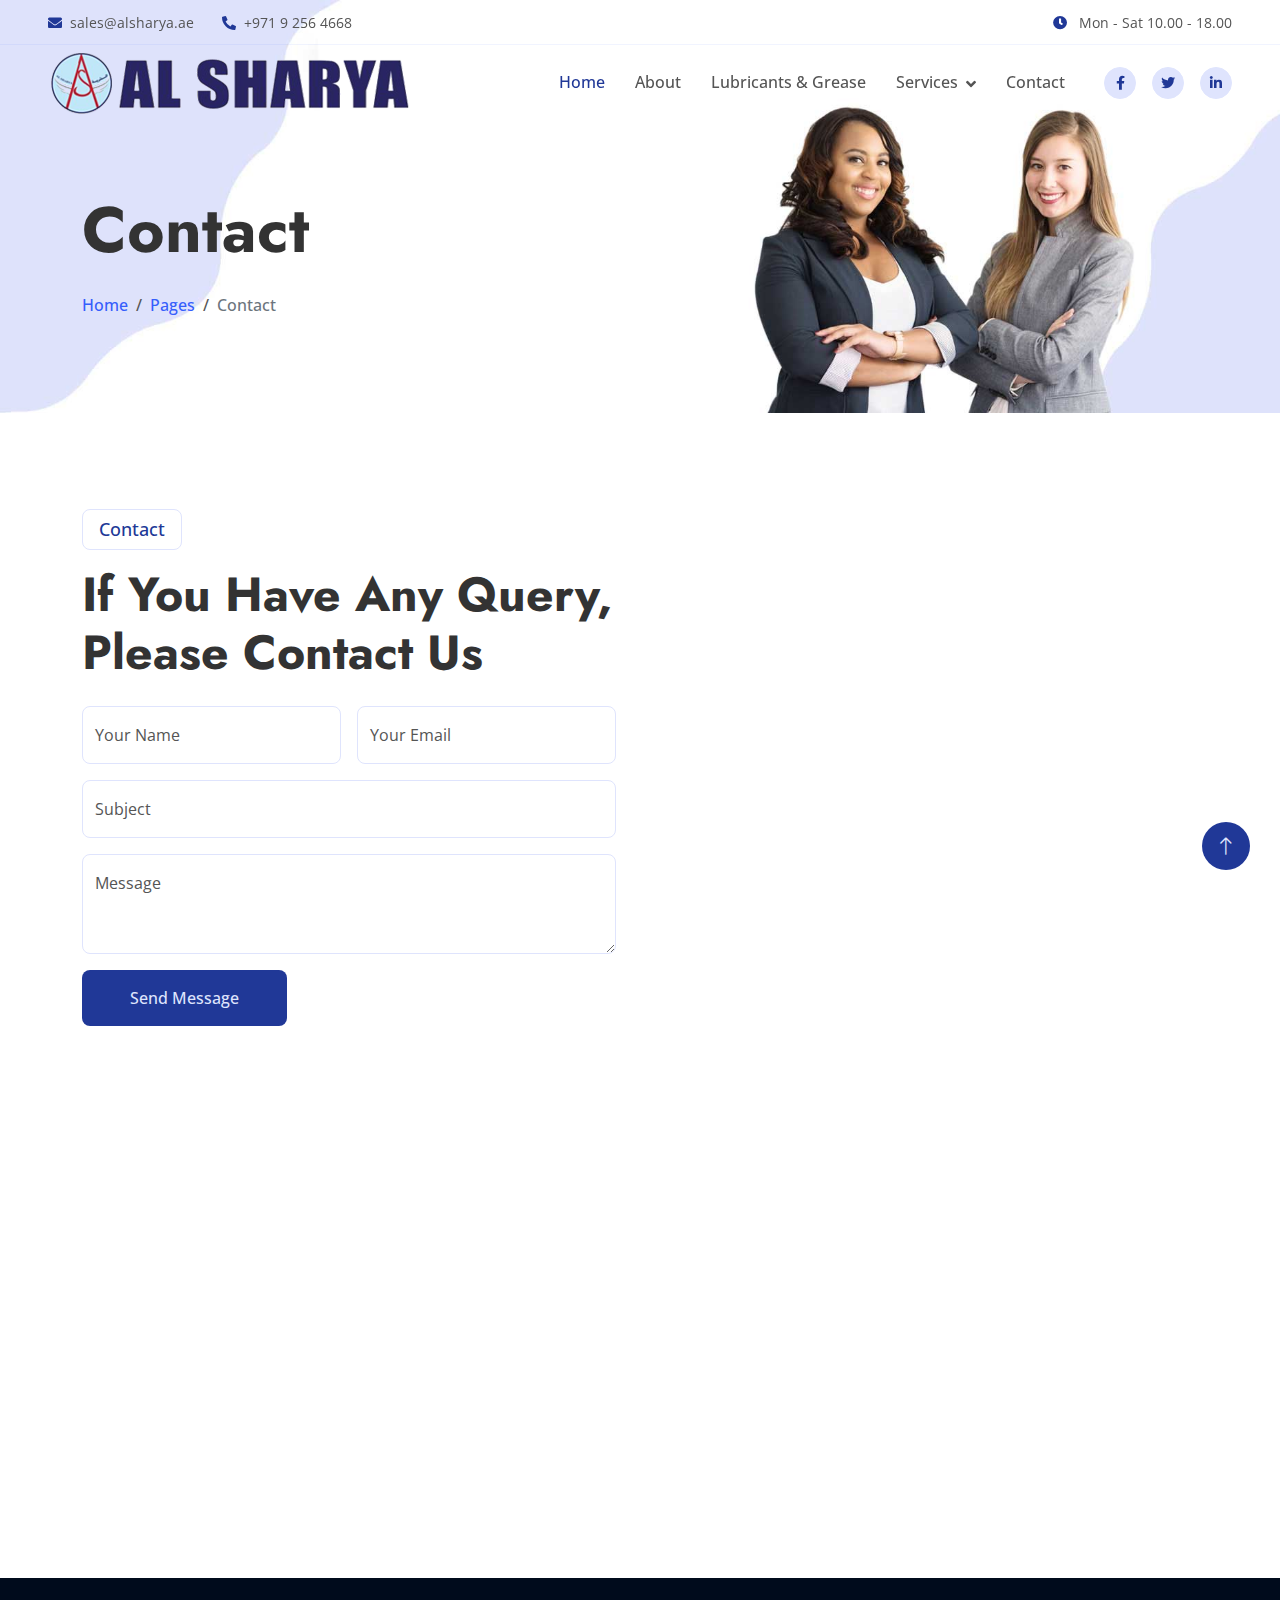
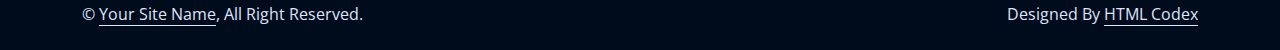
<file: contact.html>
<!DOCTYPE html>
<html lang="en">

<head>
    <meta charset="utf-8">
    <title>Finanza - Financial Services Website Template</title>
    <meta content="width=device-width, initial-scale=1.0" name="viewport">
    <meta content="" name="keywords">
    <meta content="" name="description">

    <!-- Favicon -->
    <link href="img/favicon.ico" rel="icon">

    <!-- Google Web Fonts -->
    <link rel="preconnect" href="https://fonts.googleapis.com">
    <link rel="preconnect" href="https://fonts.gstatic.com" crossorigin>
    <link href="https://fonts.googleapis.com/css2?family=Jost:wght@500;600;700&family=Open+Sans:wght@400;500&display=swap" rel="stylesheet">  

    <!-- Icon Font Stylesheet -->
    <link href="https://cdnjs.cloudflare.com/ajax/libs/font-awesome/5.10.0/css/all.min.css" rel="stylesheet">
    <link href="https://cdn.jsdelivr.net/npm/bootstrap-icons@1.4.1/font/bootstrap-icons.css" rel="stylesheet">

    <!-- Libraries Stylesheet -->
    <link href="lib/animate/animate.min.css" rel="stylesheet">
    <link href="lib/owlcarousel/assets/owl.carousel.min.css" rel="stylesheet">

    <!-- Customized Bootstrap Stylesheet -->
    <link href="css/bootstrap.min.css" rel="stylesheet">

    <!-- Template Stylesheet -->
    <link href="css/style.css" rel="stylesheet">
</head>

<body>
    <!-- Spinner Start -->
    <div id="spinner" class="show bg-white position-fixed translate-middle w-100 vh-100 top-50 start-50 d-flex align-items-center justify-content-center">
        <div class="spinner-border text-primary" role="status" style="width: 3rem; height: 3rem;"></div>
    </div>
    <!-- Spinner End -->


    <!-- Navbar Start -->
    <div class="container-fluid fixed-top px-0 wow fadeIn" data-wow-delay="0.1s">
        <div class="top-bar row gx-0 align-items-center d-none d-lg-flex">
            <div class="col-lg-6 px-5 text-start">
                <!-- <small><i class="fa fa-map-marker-alt text-primary me-2"></i>123 Street, New York, USA</small> -->
                <small><i class="fa fa-envelope text-primary me-2"></i>sales@alsharya.ae</small>
                <small class="ms-4"><i class="fa fa-phone-alt text-primary me-2"></i>+971 9 256 4668</small>
            </div>
            <div class="col-lg-6 px-5 text-end">
                <!-- <small><i class="fa fa-envelope text-primary me-2"></i>info@example.com</small> -->
                
                <small class="ms-4"><i class="fa fa-clock text-primary me-2"></i> Mon - Sat 10.00 - 18.00</small>
            </div>
        </div>

        <nav class="navbar navbar-expand-lg navbar-light py-lg-0 px-lg-5 wow fadeIn" data-wow-delay="0.1s">
            <a href="index.html" class="navbar-brand ms-4 ms-lg-0">
                <img src="img/Alsharya.png " alt="logo">
                <!-- <h1 class="display-5 text-primary m-0">Finanza</h1> -->
            </a>
            <button type="button" class="navbar-toggler me-4" data-bs-toggle="collapse" data-bs-target="#navbarCollapse">
                <span class="navbar-toggler-icon"></span>
            </button>
            <div class="collapse navbar-collapse" id="navbarCollapse">
                <div class="navbar-nav ms-auto p-4 p-lg-0">
                    <a href="index.html" class="nav-item nav-link active">Home</a>
                    <a href="about.html" class="nav-item nav-link">About</a>
                    <a href="service.html" class="nav-item nav-link">Lubricants & Grease</a>
                    <div class="nav-item dropdown">
                        <a href="#" class="nav-link dropdown-toggle" data-bs-toggle="dropdown">Services</a>
                        <div class="dropdown-menu border-light m-0">
                            <a href="404.html" class="dropdown-item">Diesel Oil -(pending)</a>
                            <a href="404.html" class="dropdown-item">Industrial Gases -(pending)</a>
                            <a href="404.html" class="dropdown-item">Auto Services -(pending)</a>
                            <a href="404.html" class="dropdown-item">Batteries -(pending)</a>
                            <a href="404.html" class="dropdown-item">404 Page</a>
                        </div>
                    </div>
                    <a href="contact.html" class="nav-item nav-link">Contact</a>
                </div>
                <div class="d-none d-lg-flex ms-2">
                    <a class="btn btn-light btn-sm-square rounded-circle ms-3" href="">
                        <small class="fab fa-facebook-f text-primary"></small>
                    </a>
                    <a class="btn btn-light btn-sm-square rounded-circle ms-3" href="">
                        <small class="fab fa-twitter text-primary"></small>
                    </a>
                    <a class="btn btn-light btn-sm-square rounded-circle ms-3" href="">
                        <small class="fab fa-linkedin-in text-primary"></small>
                    </a>
                </div>
            </div>
        </nav>
    </div>
    <!-- Navbar End -->


    <!-- Page Header Start -->
    <div class="container-fluid page-header mb-5 wow fadeIn" data-wow-delay="0.1s">
        <div class="container">
            <h1 class="display-3 mb-4 animated slideInDown">Contact</h1>
            <nav aria-label="breadcrumb animated slideInDown">
                <ol class="breadcrumb mb-0">
                    <li class="breadcrumb-item"><a href="#">Home</a></li>
                    <li class="breadcrumb-item"><a href="#">Pages</a></li>
                    <li class="breadcrumb-item active" aria-current="page">Contact</li>
                </ol>
            </nav>
        </div>
    </div>
    <!-- Page Header End -->


    <!-- Contact Start -->
    <div class="container-xxl py-5">
        <div class="container">
            <div class="row g-5">
                <div class="col-lg-6 wow fadeIn" data-wow-delay="0.1s">
                    <p class="d-inline-block border rounded text-primary fw-semi-bold py-1 px-3">Contact</p>
                    <h1 class="display-5 mb-4">If You Have Any Query, Please Contact Us</h1>
                    <!-- <p class="mb-4">The contact form is currently inactive. Get a functional and working contact form with Ajax & PHP in a few minutes. Just copy and paste the files, add a little code and you're done. <a href="https://htmlcodex.com/contact-form">Download Now</a>.</p> -->
                    <form>
                        <div class="row g-3">
                            <div class="col-md-6">
                                <div class="form-floating">
                                    <input type="text" class="form-control" id="name" placeholder="Your Name">
                                    <label for="name">Your Name</label>
                                </div>
                            </div>
                            <div class="col-md-6">
                                <div class="form-floating">
                                    <input type="email" class="form-control" id="email" placeholder="Your Email">
                                    <label for="email">Your Email</label>
                                </div>
                            </div>
                            <div class="col-12">
                                <div class="form-floating">
                                    <input type="text" class="form-control" id="subject" placeholder="Subject">
                                    <label for="subject">Subject</label>
                                </div>
                            </div>
                            <div class="col-12">
                                <div class="form-floating">
                                    <textarea class="form-control" placeholder="Leave a message here" id="message" style="height: 100px"></textarea>
                                    <label for="message">Message</label>
                                </div>
                            </div>
                            <div class="col-12">
                                <button class="btn btn-primary py-3 px-5" type="submit">Send Message</button>
                            </div>
                        </div>
                    </form>
                </div>
                <div class="col-lg-6 wow fadeIn" data-wow-delay="0.5s" style="min-height: 450px;">
                    <div class="position-relative rounded overflow-hidden h-100">
                        <iframe class="position-relative w-100 h-100"
                        src="https://www.google.com/maps/embed?pb=!1m18!1m12!1m3!1d57715.582737227545!2d56.08153064503432!3d25.296679776962563!2m3!1f0!2f0!3f0!3m2!1i1024!2i768!4f13.1!3m3!1m2!1s0x3ef5b2544eac4955%3A0x781342a3d34dc600!2sMasafi%20-%20Fujairah%20-%20United%20Arab%20Emirates!5e0!3m2!1sen!2sin!4v1742987528495!5m2!1sen!2sin"
                        frameborder="0" style="min-height: 450px; border:0;" allowfullscreen="" aria-hidden="false"
                        tabindex="0"></iframe>
                    </div>
                </div>
            </div>
        </div>
    </div>
    <!-- Contact End -->


    <!-- Footer Start -->
    <div class="container-fluid bg-dark text-light footer mt-5 py-5 wow fadeIn" data-wow-delay="0.1s">
        <div class="container py-5">
            <div class="row g-5">
                <div class="col-lg-3 col-md-6">
                    <h4 class="text-white mb-4">Our Office</h4>
                    <p class="mb-2 text-white">Al Sharya Service Centre Bldg.</p>
                    <p class="mb-2 text-white">Dahid -Masafi Road.</p> 
                    <p class="mb-2 text-white">P. O Box 10949.</p> 
                    <p class="mb-2 text-white">Masafi. Fujairah. U.A. E</p> 
                    <!-- <div class="d-flex pt-2">
                        <a class="btn btn-square btn-outline-light rounded-circle me-2" href=""><i class="fab fa-twitter"></i></a>
                        <a class="btn btn-square btn-outline-light rounded-circle me-2" href=""><i class="fab fa-facebook-f"></i></a>
                        <a class="btn btn-square btn-outline-light rounded-circle me-2" href=""><i class="fab fa-youtube"></i></a>
                        <a class="btn btn-square btn-outline-light rounded-circle me-2" href=""><i class="fab fa-linkedin-in"></i></a>
                    </div> -->
                </div>
                <div class="col-lg-3 col-md-6">
                    <!-- Email Address Section -->
                    <div class="mb-5"> <!-- Space added here -->
                        <h4 class="text-white mb-4">Email Address</h4>
                        <p class="mb-2 text-white">sales@alsharya.ae</p> 
                    </div>
                    
                    <!-- Phone Number Section -->
                    <div>
                        <h4 class="text-white mb-4">Phone Number</h4>
                        <p class="mb-2 text-white">+971 501 917 771</p>
                        <p class="mb-2 text-white">+971 925 646 68</p>
                    </div>
                </div>
                <div class="col-lg-3 col-md-6">
                    <h4 class="text-white mb-4">Quick Links</h4>
                    <a class="btn btn-link" href="">About Us</a>
                    <a class="btn btn-link" href="">Contact Us</a>
                    <a class="btn btn-link" href="">Our Services</a>
                    <a class="btn btn-link" href="">Terms & Condition</a>
                    <a class="btn btn-link" href="">Support</a>
                </div>

                <div class="col-lg-3 col-md-6">
                    <h4 class="text-white mb-4">Follow Us</h4>
                    <!-- <p class="mb-2">Al Sharya Service Centre Bldg.</p>
                    <p class="mb-2">Dahid -Masafi Road.</p> 
                    <p class="mb-2">P. O Box 10949.</p> 
                    <p class="mb-2">Masafi. Fujairah. U.A. E</p>  -->
                    <div class="d-flex pt-2">
                        <a class="btn btn-square btn-outline-light rounded-circle me-2" href=""><i class="fab fa-twitter"></i></a>
                        <a class="btn btn-square btn-outline-light rounded-circle me-2" href=""><i class="fab fa-facebook-f"></i></a>
                        <a class="btn btn-square btn-outline-light rounded-circle me-2" href=""><i class="fab fa-youtube"></i></a>
                        <a class="btn btn-square btn-outline-light rounded-circle me-2" href=""><i class="fab fa-linkedin-in"></i></a>
                    </div>
                </div>
               
            </div>
        </div>
    </div>
    <!-- Footer End -->


    <!-- Copyright Start -->
    <div class="container-fluid copyright py-4">
        <div class="container">
            <div class="row">
                <div class="col-md-6 text-center text-md-start mb-3 mb-md-0">
                    &copy; <a class="border-bottom" href="#">Your Site Name</a>, All Right Reserved.
                </div>
                <div class="col-md-6 text-center text-md-end">
                    <!--/*** This template is free as long as you keep the footer author’s credit link/attribution link/backlink. If you'd like to use the template without the footer author’s credit link/attribution link/backlink, you can purchase the Credit Removal License from "https://htmlcodex.com/credit-removal". Thank you for your support. ***/-->
                    Designed By <a class="border-bottom" href="https://htmlcodex.com">HTML Codex</a>
                </div>
            </div>
        </div>
    </div>
    <!-- Copyright End -->


    <!-- Back to Top -->
    <a href="#" class="btn btn-lg btn-primary btn-lg-square rounded-circle back-to-top"><i class="bi bi-arrow-up"></i></a>


    <!-- JavaScript Libraries -->
    <script src="https://code.jquery.com/jquery-3.4.1.min.js"></script>
    <script src="https://cdn.jsdelivr.net/npm/bootstrap@5.0.0/dist/js/bootstrap.bundle.min.js"></script>
    <script src="lib/wow/wow.min.js"></script>
    <script src="lib/easing/easing.min.js"></script>
    <script src="lib/waypoints/waypoints.min.js"></script>
    <script src="lib/owlcarousel/owl.carousel.min.js"></script>
    <script src="lib/counterup/counterup.min.js"></script>

    <!-- Template Javascript -->
    <script src="js/main.js"></script>
</body>

</html>
</file>
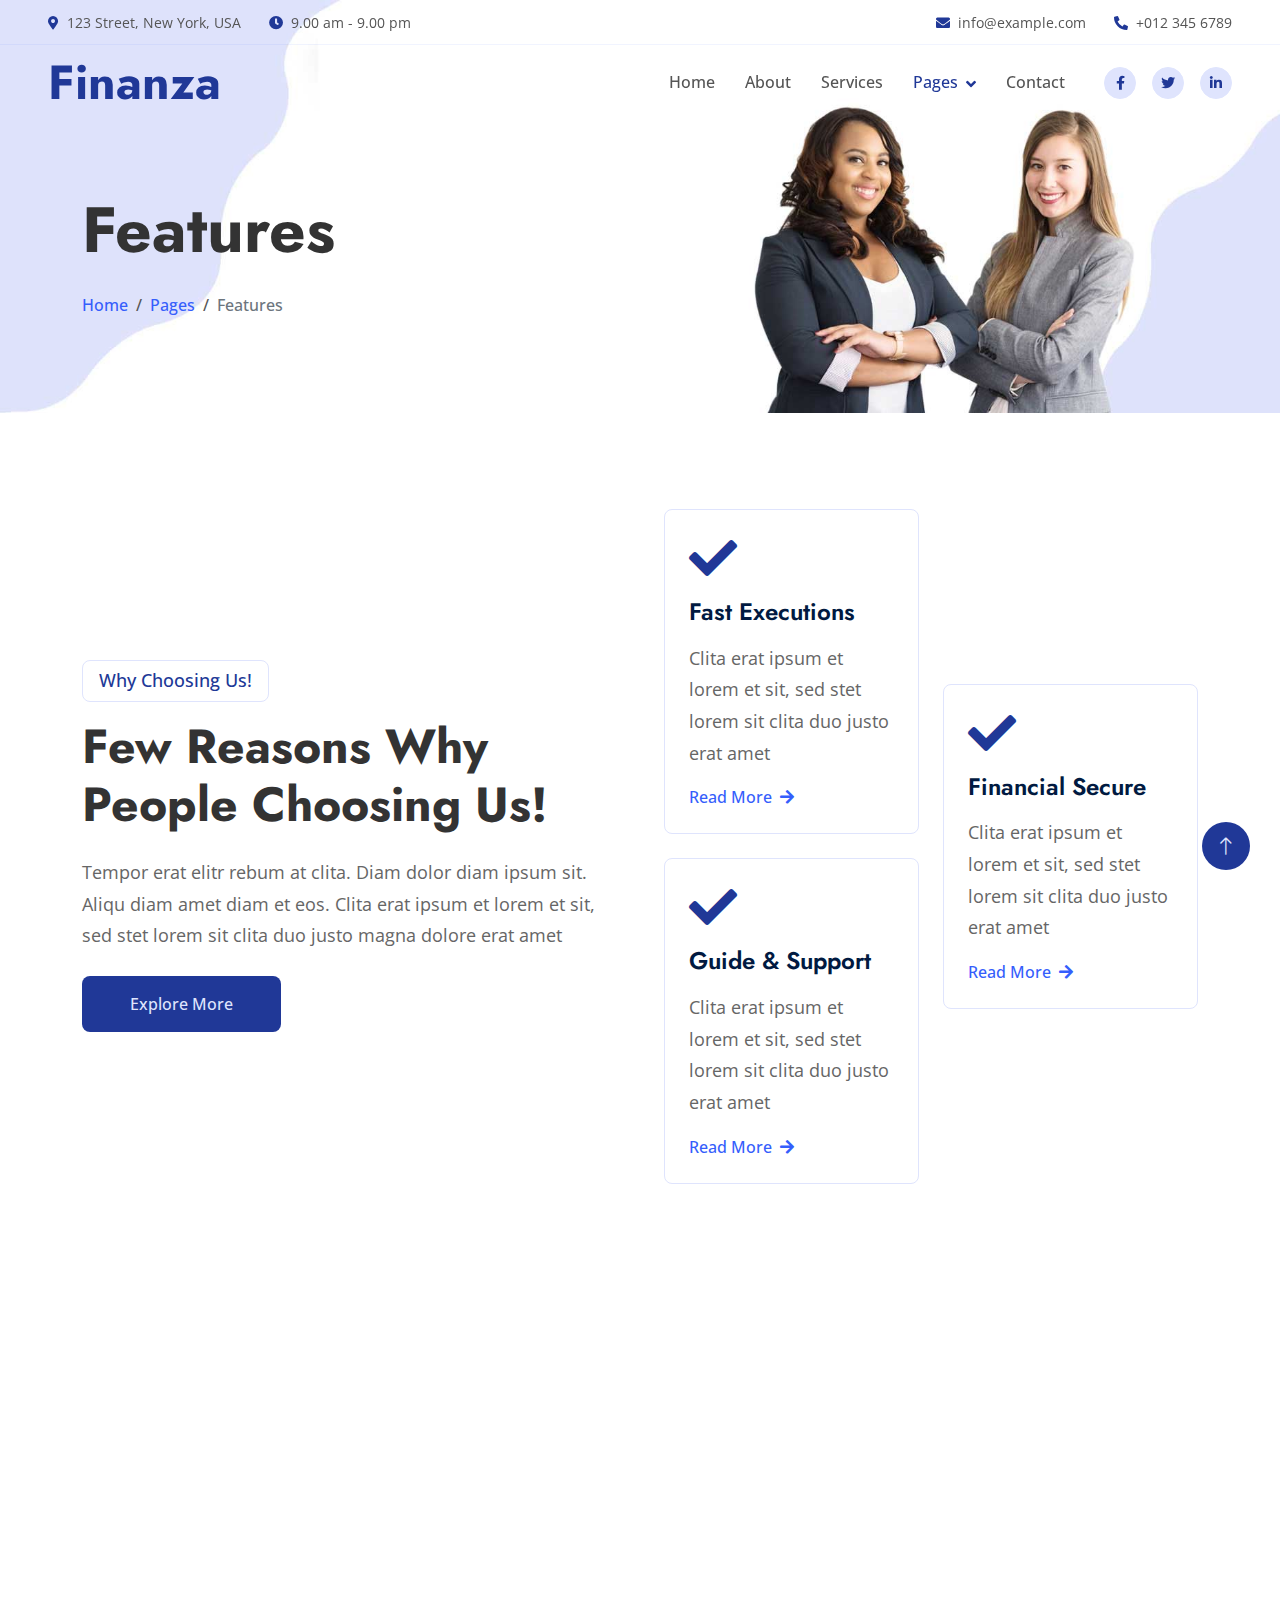
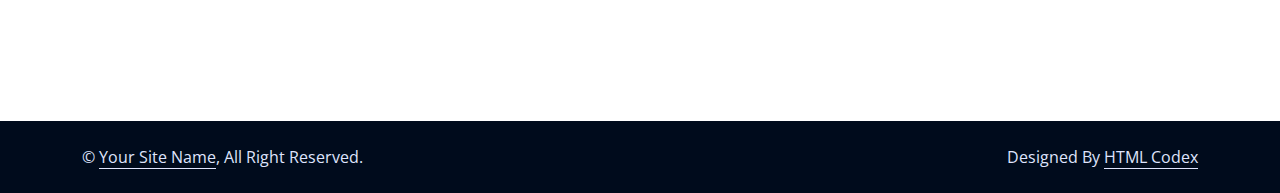
<file: feature.html>
<!DOCTYPE html>
<html lang="en">

<head>
    <meta charset="utf-8">
    <title>Finanza - Financial Services Website Template</title>
    <meta content="width=device-width, initial-scale=1.0" name="viewport">
    <meta content="" name="keywords">
    <meta content="" name="description">

    <!-- Favicon -->
    <link href="img/favicon.ico" rel="icon">

    <!-- Google Web Fonts -->
    <link rel="preconnect" href="https://fonts.googleapis.com">
    <link rel="preconnect" href="https://fonts.gstatic.com" crossorigin>
    <link href="https://fonts.googleapis.com/css2?family=Jost:wght@500;600;700&family=Open+Sans:wght@400;500&display=swap" rel="stylesheet">  

    <!-- Icon Font Stylesheet -->
    <link href="https://cdnjs.cloudflare.com/ajax/libs/font-awesome/5.10.0/css/all.min.css" rel="stylesheet">
    <link href="https://cdn.jsdelivr.net/npm/bootstrap-icons@1.4.1/font/bootstrap-icons.css" rel="stylesheet">

    <!-- Libraries Stylesheet -->
    <link href="lib/animate/animate.min.css" rel="stylesheet">
    <link href="lib/owlcarousel/assets/owl.carousel.min.css" rel="stylesheet">

    <!-- Customized Bootstrap Stylesheet -->
    <link href="css/bootstrap.min.css" rel="stylesheet">

    <!-- Template Stylesheet -->
    <link href="css/style.css" rel="stylesheet">
</head>

<body>
    <!-- Spinner Start -->
    <div id="spinner" class="show bg-white position-fixed translate-middle w-100 vh-100 top-50 start-50 d-flex align-items-center justify-content-center">
        <div class="spinner-border text-primary" role="status" style="width: 3rem; height: 3rem;"></div>
    </div>
    <!-- Spinner End -->


    <!-- Navbar Start -->
    <div class="container-fluid fixed-top px-0 wow fadeIn" data-wow-delay="0.1s">
        <div class="top-bar row gx-0 align-items-center d-none d-lg-flex">
            <div class="col-lg-6 px-5 text-start">
                <small><i class="fa fa-map-marker-alt text-primary me-2"></i>123 Street, New York, USA</small>
                <small class="ms-4"><i class="fa fa-clock text-primary me-2"></i>9.00 am - 9.00 pm</small>
            </div>
            <div class="col-lg-6 px-5 text-end">
                <small><i class="fa fa-envelope text-primary me-2"></i>info@example.com</small>
                <small class="ms-4"><i class="fa fa-phone-alt text-primary me-2"></i>+012 345 6789</small>
            </div>
        </div>

        <nav class="navbar navbar-expand-lg navbar-light py-lg-0 px-lg-5 wow fadeIn" data-wow-delay="0.1s">
            <a href="index.html" class="navbar-brand ms-4 ms-lg-0">
                <h1 class="display-5 text-primary m-0">Finanza</h1>
            </a>
            <button type="button" class="navbar-toggler me-4" data-bs-toggle="collapse" data-bs-target="#navbarCollapse">
                <span class="navbar-toggler-icon"></span>
            </button>
            <div class="collapse navbar-collapse" id="navbarCollapse">
                <div class="navbar-nav ms-auto p-4 p-lg-0">
                    <a href="index.html" class="nav-item nav-link">Home</a>
                    <a href="about.html" class="nav-item nav-link">About</a>
                    <a href="service.html" class="nav-item nav-link">Services</a>
                    <div class="nav-item dropdown">
                        <a href="#" class="nav-link dropdown-toggle active" data-bs-toggle="dropdown">Pages</a>
                        <div class="dropdown-menu border-light m-0">
                            <a href="project.html" class="dropdown-item">Projects</a>
                            <a href="feature.html" class="dropdown-item active">Features</a>
                            <a href="team.html" class="dropdown-item">Team Member</a>
                            <a href="testimonial.html" class="dropdown-item">Testimonial</a>
                            <a href="404.html" class="dropdown-item">404 Page</a>
                        </div>
                    </div>
                    <a href="contact.html" class="nav-item nav-link">Contact</a>
                </div>
                <div class="d-none d-lg-flex ms-2">
                    <a class="btn btn-light btn-sm-square rounded-circle ms-3" href="">
                        <small class="fab fa-facebook-f text-primary"></small>
                    </a>
                    <a class="btn btn-light btn-sm-square rounded-circle ms-3" href="">
                        <small class="fab fa-twitter text-primary"></small>
                    </a>
                    <a class="btn btn-light btn-sm-square rounded-circle ms-3" href="">
                        <small class="fab fa-linkedin-in text-primary"></small>
                    </a>
                </div>
            </div>
        </nav>
    </div>
    <!-- Navbar End -->


    <!-- Page Header Start -->
    <div class="container-fluid page-header mb-5 wow fadeIn" data-wow-delay="0.1s">
        <div class="container">
            <h1 class="display-3 mb-4 animated slideInDown">Features</h1>
            <nav aria-label="breadcrumb animated slideInDown">
                <ol class="breadcrumb mb-0">
                    <li class="breadcrumb-item"><a href="#">Home</a></li>
                    <li class="breadcrumb-item"><a href="#">Pages</a></li>
                    <li class="breadcrumb-item active" aria-current="page">Features</li>
                </ol>
            </nav>
        </div>
    </div>
    <!-- Page Header End -->


    <!-- Features Start -->
    <div class="container-xxl feature py-5">
        <div class="container">
            <div class="row g-5 align-items-center">
                <div class="col-lg-6 wow fadeInUp" data-wow-delay="0.1s">
                    <p class="d-inline-block border rounded text-primary fw-semi-bold py-1 px-3">Why Choosing Us!</p>
                    <h1 class="display-5 mb-4">Few Reasons Why People Choosing Us!</h1>
                    <p class="mb-4">Tempor erat elitr rebum at clita. Diam dolor diam ipsum sit. Aliqu diam amet diam et eos. Clita erat ipsum et lorem et sit, sed stet lorem sit clita duo justo magna dolore erat amet</p>
                    <a class="btn btn-primary py-3 px-5" href="">Explore More</a>
                </div>
                <div class="col-lg-6">
                    <div class="row g-4 align-items-center">
                        <div class="col-md-6">
                            <div class="row g-4">
                                <div class="col-12 wow fadeIn" data-wow-delay="0.3s">
                                    <div class="feature-box border rounded p-4">
                                        <i class="fa fa-check fa-3x text-primary mb-3"></i>
                                        <h4 class="mb-3">Fast Executions</h4>
                                        <p class="mb-3">Clita erat ipsum et lorem et sit, sed stet lorem sit clita duo justo erat amet</p>
                                        <a class="fw-semi-bold" href="">Read More <i class="fa fa-arrow-right ms-1"></i></a>
                                    </div>
                                </div>
                                <div class="col-12 wow fadeIn" data-wow-delay="0.5s">
                                    <div class="feature-box border rounded p-4">
                                        <i class="fa fa-check fa-3x text-primary mb-3"></i>
                                        <h4 class="mb-3">Guide & Support</h4>
                                        <p class="mb-3">Clita erat ipsum et lorem et sit, sed stet lorem sit clita duo justo erat amet</p>
                                        <a class="fw-semi-bold" href="">Read More <i class="fa fa-arrow-right ms-1"></i></a>
                                    </div>
                                </div>
                            </div>
                        </div>
                        <div class="col-md-6 wow fadeIn" data-wow-delay="0.7s">
                            <div class="feature-box border rounded p-4">
                                <i class="fa fa-check fa-3x text-primary mb-3"></i>
                                <h4 class="mb-3">Financial Secure</h4>
                                <p class="mb-3">Clita erat ipsum et lorem et sit, sed stet lorem sit clita duo justo erat amet</p>
                                <a class="fw-semi-bold" href="">Read More <i class="fa fa-arrow-right ms-1"></i></a>
                            </div>
                        </div>
                    </div>
                </div>
            </div>
        </div>
    </div>
    <!-- Features End -->
        

    <!-- Footer Start -->
    <div class="container-fluid bg-dark text-light footer mt-5 py-5 wow fadeIn" data-wow-delay="0.1s">
        <div class="container py-5">
            <div class="row g-5">
                <div class="col-lg-3 col-md-6">
                    <h4 class="text-white mb-4">Our Office</h4>
                    <p class="mb-2"><i class="fa fa-map-marker-alt me-3"></i>123 Street, New York, USA</p>
                    <p class="mb-2"><i class="fa fa-phone-alt me-3"></i>+012 345 67890</p>
                    <p class="mb-2"><i class="fa fa-envelope me-3"></i>info@example.com</p>
                    <div class="d-flex pt-2">
                        <a class="btn btn-square btn-outline-light rounded-circle me-2" href=""><i class="fab fa-twitter"></i></a>
                        <a class="btn btn-square btn-outline-light rounded-circle me-2" href=""><i class="fab fa-facebook-f"></i></a>
                        <a class="btn btn-square btn-outline-light rounded-circle me-2" href=""><i class="fab fa-youtube"></i></a>
                        <a class="btn btn-square btn-outline-light rounded-circle me-2" href=""><i class="fab fa-linkedin-in"></i></a>
                    </div>
                </div>
                <div class="col-lg-3 col-md-6">
                    <h4 class="text-white mb-4">Services</h4>
                    <a class="btn btn-link" href="">Financial Planning</a>
                    <a class="btn btn-link" href="">Cash Investment</a>
                    <a class="btn btn-link" href="">Financial Consultancy</a>
                    <a class="btn btn-link" href="">Business Loans</a>
                    <a class="btn btn-link" href="">Business Analysis</a>
                </div>
                <div class="col-lg-3 col-md-6">
                    <h4 class="text-white mb-4">Quick Links</h4>
                    <a class="btn btn-link" href="">About Us</a>
                    <a class="btn btn-link" href="">Contact Us</a>
                    <a class="btn btn-link" href="">Our Services</a>
                    <a class="btn btn-link" href="">Terms & Condition</a>
                    <a class="btn btn-link" href="">Support</a>
                </div>
                <div class="col-lg-3 col-md-6">
                    <h4 class="text-white mb-4">Newsletter</h4>
                    <p>Dolor amet sit justo amet elitr clita ipsum elitr est.</p>
                    <div class="position-relative w-100">
                        <input class="form-control bg-white border-0 w-100 py-3 ps-4 pe-5" type="text" placeholder="Your email">
                        <button type="button" class="btn btn-primary py-2 position-absolute top-0 end-0 mt-2 me-2">SignUp</button>
                    </div>
                </div>
            </div>
        </div>
    </div>
    <!-- Footer End -->


    <!-- Copyright Start -->
    <div class="container-fluid copyright py-4">
        <div class="container">
            <div class="row">
                <div class="col-md-6 text-center text-md-start mb-3 mb-md-0">
                    &copy; <a class="border-bottom" href="#">Your Site Name</a>, All Right Reserved.
                </div>
                <div class="col-md-6 text-center text-md-end">
                    <!--/*** This template is free as long as you keep the footer author’s credit link/attribution link/backlink. If you'd like to use the template without the footer author’s credit link/attribution link/backlink, you can purchase the Credit Removal License from "https://htmlcodex.com/credit-removal". Thank you for your support. ***/-->
                    Designed By <a class="border-bottom" href="https://htmlcodex.com">HTML Codex</a>
                </div>
            </div>
        </div>
    </div>
    <!-- Copyright End -->


    <!-- Back to Top -->
    <a href="#" class="btn btn-lg btn-primary btn-lg-square rounded-circle back-to-top"><i class="bi bi-arrow-up"></i></a>


    <!-- JavaScript Libraries -->
    <script src="https://code.jquery.com/jquery-3.4.1.min.js"></script>
    <script src="https://cdn.jsdelivr.net/npm/bootstrap@5.0.0/dist/js/bootstrap.bundle.min.js"></script>
    <script src="lib/wow/wow.min.js"></script>
    <script src="lib/easing/easing.min.js"></script>
    <script src="lib/waypoints/waypoints.min.js"></script>
    <script src="lib/owlcarousel/owl.carousel.min.js"></script>
    <script src="lib/counterup/counterup.min.js"></script>

    <!-- Template Javascript -->
    <script src="js/main.js"></script>
</body>

</html>
</file>
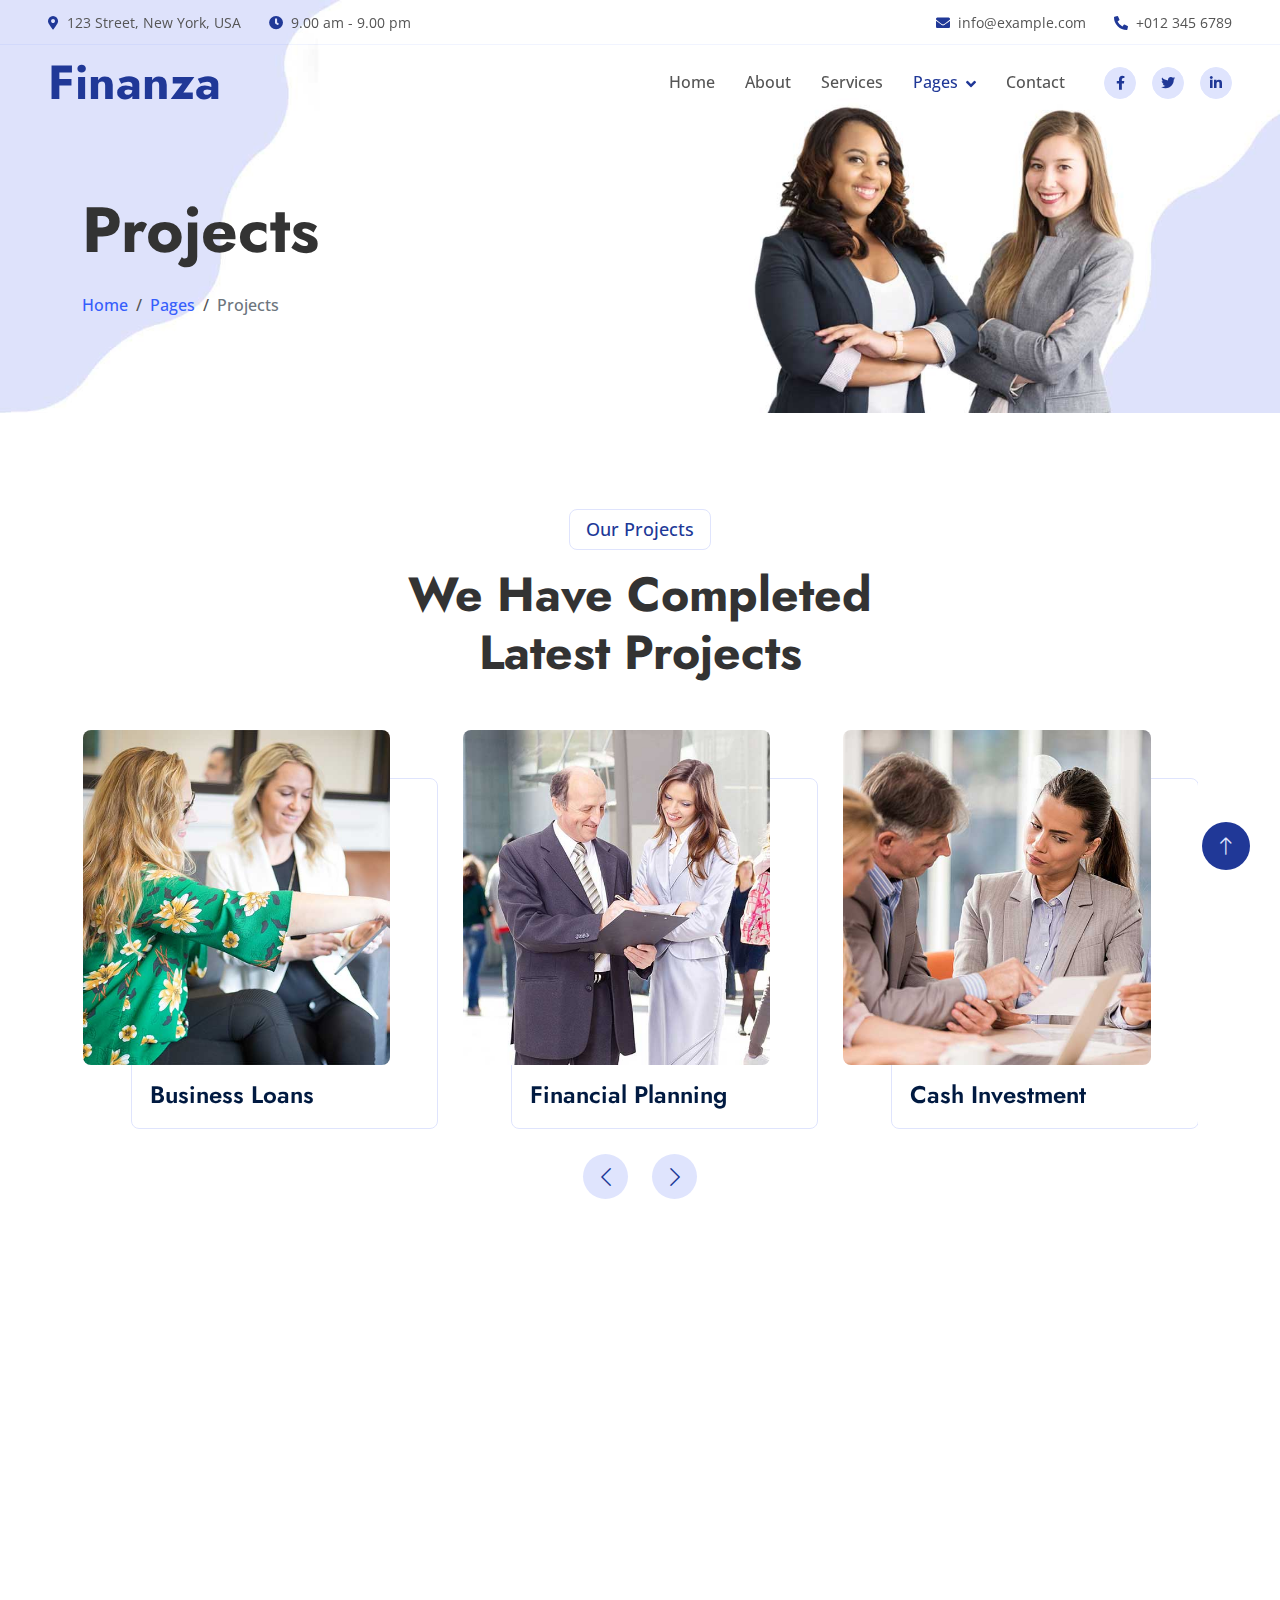
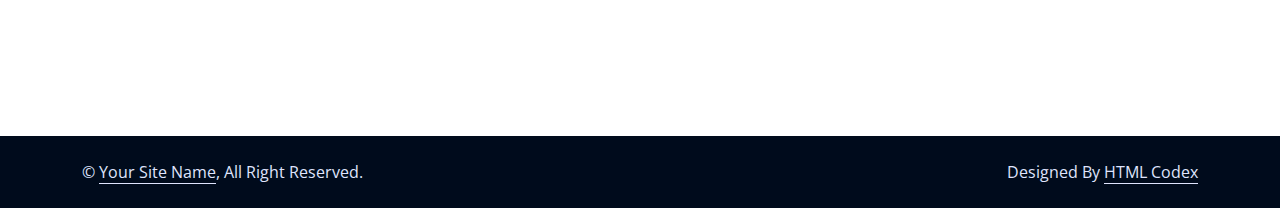
<file: project.html>
<!DOCTYPE html>
<html lang="en">

<head>
    <meta charset="utf-8">
    <title>Finanza - Financial Services Website Template</title>
    <meta content="width=device-width, initial-scale=1.0" name="viewport">
    <meta content="" name="keywords">
    <meta content="" name="description">

    <!-- Favicon -->
    <link href="img/favicon.ico" rel="icon">

    <!-- Google Web Fonts -->
    <link rel="preconnect" href="https://fonts.googleapis.com">
    <link rel="preconnect" href="https://fonts.gstatic.com" crossorigin>
    <link href="https://fonts.googleapis.com/css2?family=Jost:wght@500;600;700&family=Open+Sans:wght@400;500&display=swap" rel="stylesheet">  

    <!-- Icon Font Stylesheet -->
    <link href="https://cdnjs.cloudflare.com/ajax/libs/font-awesome/5.10.0/css/all.min.css" rel="stylesheet">
    <link href="https://cdn.jsdelivr.net/npm/bootstrap-icons@1.4.1/font/bootstrap-icons.css" rel="stylesheet">

    <!-- Libraries Stylesheet -->
    <link href="lib/animate/animate.min.css" rel="stylesheet">
    <link href="lib/owlcarousel/assets/owl.carousel.min.css" rel="stylesheet">

    <!-- Customized Bootstrap Stylesheet -->
    <link href="css/bootstrap.min.css" rel="stylesheet">

    <!-- Template Stylesheet -->
    <link href="css/style.css" rel="stylesheet">
</head>

<body>
    <!-- Spinner Start -->
    <div id="spinner" class="show bg-white position-fixed translate-middle w-100 vh-100 top-50 start-50 d-flex align-items-center justify-content-center">
        <div class="spinner-border text-primary" role="status" style="width: 3rem; height: 3rem;"></div>
    </div>
    <!-- Spinner End -->


    <!-- Navbar Start -->
    <div class="container-fluid fixed-top px-0 wow fadeIn" data-wow-delay="0.1s">
        <div class="top-bar row gx-0 align-items-center d-none d-lg-flex">
            <div class="col-lg-6 px-5 text-start">
                <small><i class="fa fa-map-marker-alt text-primary me-2"></i>123 Street, New York, USA</small>
                <small class="ms-4"><i class="fa fa-clock text-primary me-2"></i>9.00 am - 9.00 pm</small>
            </div>
            <div class="col-lg-6 px-5 text-end">
                <small><i class="fa fa-envelope text-primary me-2"></i>info@example.com</small>
                <small class="ms-4"><i class="fa fa-phone-alt text-primary me-2"></i>+012 345 6789</small>
            </div>
        </div>

        <nav class="navbar navbar-expand-lg navbar-light py-lg-0 px-lg-5 wow fadeIn" data-wow-delay="0.1s">
            <a href="index.html" class="navbar-brand ms-4 ms-lg-0">
                <h1 class="display-5 text-primary m-0">Finanza</h1>
            </a>
            <button type="button" class="navbar-toggler me-4" data-bs-toggle="collapse" data-bs-target="#navbarCollapse">
                <span class="navbar-toggler-icon"></span>
            </button>
            <div class="collapse navbar-collapse" id="navbarCollapse">
                <div class="navbar-nav ms-auto p-4 p-lg-0">
                    <a href="index.html" class="nav-item nav-link">Home</a>
                    <a href="about.html" class="nav-item nav-link">About</a>
                    <a href="service.html" class="nav-item nav-link">Services</a>
                    <div class="nav-item dropdown">
                        <a href="#" class="nav-link dropdown-toggle active" data-bs-toggle="dropdown">Pages</a>
                        <div class="dropdown-menu border-light m-0">
                            <a href="project.html" class="dropdown-item active">Projects</a>
                            <a href="feature.html" class="dropdown-item">Features</a>
                            <a href="team.html" class="dropdown-item">Team Member</a>
                            <a href="testimonial.html" class="dropdown-item">Testimonial</a>
                            <a href="404.html" class="dropdown-item">404 Page</a>
                        </div>
                    </div>
                    <a href="contact.html" class="nav-item nav-link">Contact</a>
                </div>
                <div class="d-none d-lg-flex ms-2">
                    <a class="btn btn-light btn-sm-square rounded-circle ms-3" href="">
                        <small class="fab fa-facebook-f text-primary"></small>
                    </a>
                    <a class="btn btn-light btn-sm-square rounded-circle ms-3" href="">
                        <small class="fab fa-twitter text-primary"></small>
                    </a>
                    <a class="btn btn-light btn-sm-square rounded-circle ms-3" href="">
                        <small class="fab fa-linkedin-in text-primary"></small>
                    </a>
                </div>
            </div>
        </nav>
    </div>
    <!-- Navbar End -->


    <!-- Page Header Start -->
    <div class="container-fluid page-header mb-5 wow fadeIn" data-wow-delay="0.1s">
        <div class="container">
            <h1 class="display-3 mb-4 animated slideInDown">Projects</h1>
            <nav aria-label="breadcrumb animated slideInDown">
                <ol class="breadcrumb mb-0">
                    <li class="breadcrumb-item"><a href="#">Home</a></li>
                    <li class="breadcrumb-item"><a href="#">Pages</a></li>
                    <li class="breadcrumb-item active" aria-current="page">Projects</li>
                </ol>
            </nav>
        </div>
    </div>
    <!-- Page Header End -->


    <!-- Projects Start -->
    <div class="container-xxl py-5">
        <div class="container">
            <div class="text-center mx-auto wow fadeInUp" data-wow-delay="0.1s" style="max-width: 600px;">
                <p class="d-inline-block border rounded text-primary fw-semi-bold py-1 px-3">Our Projects</p>
                <h1 class="display-5 mb-5">We Have Completed Latest Projects</h1>
            </div>
            <div class="owl-carousel project-carousel wow fadeInUp" data-wow-delay="0.3s">
                <div class="project-item pe-5 pb-5">
                    <div class="project-img mb-3">
                        <img class="img-fluid rounded" src="img/service-1.jpg" alt="">
                        <a href=""><i class="fa fa-link fa-3x text-primary"></i></a>
                    </div>
                    <div class="project-title">
                        <h4 class="mb-0">Financial Planning</h4>
                    </div>
                </div>
                <div class="project-item pe-5 pb-5">
                    <div class="project-img mb-3">
                        <img class="img-fluid rounded" src="img/service-2.jpg" alt="">
                        <a href=""><i class="fa fa-link fa-3x text-primary"></i></a>
                    </div>
                    <div class="project-title">
                        <h4 class="mb-0">Cash Investment</h4>
                    </div>
                </div>
                <div class="project-item pe-5 pb-5">
                    <div class="project-img mb-3">
                        <img class="img-fluid rounded" src="img/service-3.jpg" alt="">
                        <a href=""><i class="fa fa-link fa-3x text-primary"></i></a>
                    </div>
                    <div class="project-title">
                        <h4 class="mb-0">Financial Consultancy</h4>
                    </div>
                </div>
                <div class="project-item pe-5 pb-5">
                    <div class="project-img mb-3">
                        <img class="img-fluid rounded" src="img/service-4.jpg" alt="">
                        <a href=""><i class="fa fa-link fa-3x text-primary"></i></a>
                    </div>
                    <div class="project-title">
                        <h4 class="mb-0">Business Loans</h4>
                    </div>
                </div>
            </div>
        </div>
    </div>
    <!-- Projects End -->
        

    <!-- Footer Start -->
    <div class="container-fluid bg-dark text-light footer mt-5 py-5 wow fadeIn" data-wow-delay="0.1s">
        <div class="container py-5">
            <div class="row g-5">
                <div class="col-lg-3 col-md-6">
                    <h4 class="text-white mb-4">Our Office</h4>
                    <p class="mb-2"><i class="fa fa-map-marker-alt me-3"></i>123 Street, New York, USA</p>
                    <p class="mb-2"><i class="fa fa-phone-alt me-3"></i>+012 345 67890</p>
                    <p class="mb-2"><i class="fa fa-envelope me-3"></i>info@example.com</p>
                    <div class="d-flex pt-2">
                        <a class="btn btn-square btn-outline-light rounded-circle me-2" href=""><i class="fab fa-twitter"></i></a>
                        <a class="btn btn-square btn-outline-light rounded-circle me-2" href=""><i class="fab fa-facebook-f"></i></a>
                        <a class="btn btn-square btn-outline-light rounded-circle me-2" href=""><i class="fab fa-youtube"></i></a>
                        <a class="btn btn-square btn-outline-light rounded-circle me-2" href=""><i class="fab fa-linkedin-in"></i></a>
                    </div>
                </div>
                <div class="col-lg-3 col-md-6">
                    <h4 class="text-white mb-4">Services</h4>
                    <a class="btn btn-link" href="">Financial Planning</a>
                    <a class="btn btn-link" href="">Cash Investment</a>
                    <a class="btn btn-link" href="">Financial Consultancy</a>
                    <a class="btn btn-link" href="">Business Loans</a>
                    <a class="btn btn-link" href="">Business Analysis</a>
                </div>
                <div class="col-lg-3 col-md-6">
                    <h4 class="text-white mb-4">Quick Links</h4>
                    <a class="btn btn-link" href="">About Us</a>
                    <a class="btn btn-link" href="">Contact Us</a>
                    <a class="btn btn-link" href="">Our Services</a>
                    <a class="btn btn-link" href="">Terms & Condition</a>
                    <a class="btn btn-link" href="">Support</a>
                </div>
                <div class="col-lg-3 col-md-6">
                    <h4 class="text-white mb-4">Newsletter</h4>
                    <p>Dolor amet sit justo amet elitr clita ipsum elitr est.</p>
                    <div class="position-relative w-100">
                        <input class="form-control bg-white border-0 w-100 py-3 ps-4 pe-5" type="text" placeholder="Your email">
                        <button type="button" class="btn btn-primary py-2 position-absolute top-0 end-0 mt-2 me-2">SignUp</button>
                    </div>
                </div>
            </div>
        </div>
    </div>
    <!-- Footer End -->


    <!-- Copyright Start -->
    <div class="container-fluid copyright py-4">
        <div class="container">
            <div class="row">
                <div class="col-md-6 text-center text-md-start mb-3 mb-md-0">
                    &copy; <a class="border-bottom" href="#">Your Site Name</a>, All Right Reserved.
                </div>
                <div class="col-md-6 text-center text-md-end">
                    <!--/*** This template is free as long as you keep the footer author’s credit link/attribution link/backlink. If you'd like to use the template without the footer author’s credit link/attribution link/backlink, you can purchase the Credit Removal License from "https://htmlcodex.com/credit-removal". Thank you for your support. ***/-->
                    Designed By <a class="border-bottom" href="https://htmlcodex.com">HTML Codex</a>
                </div>
            </div>
        </div>
    </div>
    <!-- Copyright End -->


    <!-- Back to Top -->
    <a href="#" class="btn btn-lg btn-primary btn-lg-square rounded-circle back-to-top"><i class="bi bi-arrow-up"></i></a>


    <!-- JavaScript Libraries -->
    <script src="https://code.jquery.com/jquery-3.4.1.min.js"></script>
    <script src="https://cdn.jsdelivr.net/npm/bootstrap@5.0.0/dist/js/bootstrap.bundle.min.js"></script>
    <script src="lib/wow/wow.min.js"></script>
    <script src="lib/easing/easing.min.js"></script>
    <script src="lib/waypoints/waypoints.min.js"></script>
    <script src="lib/owlcarousel/owl.carousel.min.js"></script>
    <script src="lib/counterup/counterup.min.js"></script>

    <!-- Template Javascript -->
    <script src="js/main.js"></script>
</body>

</html>
</file>
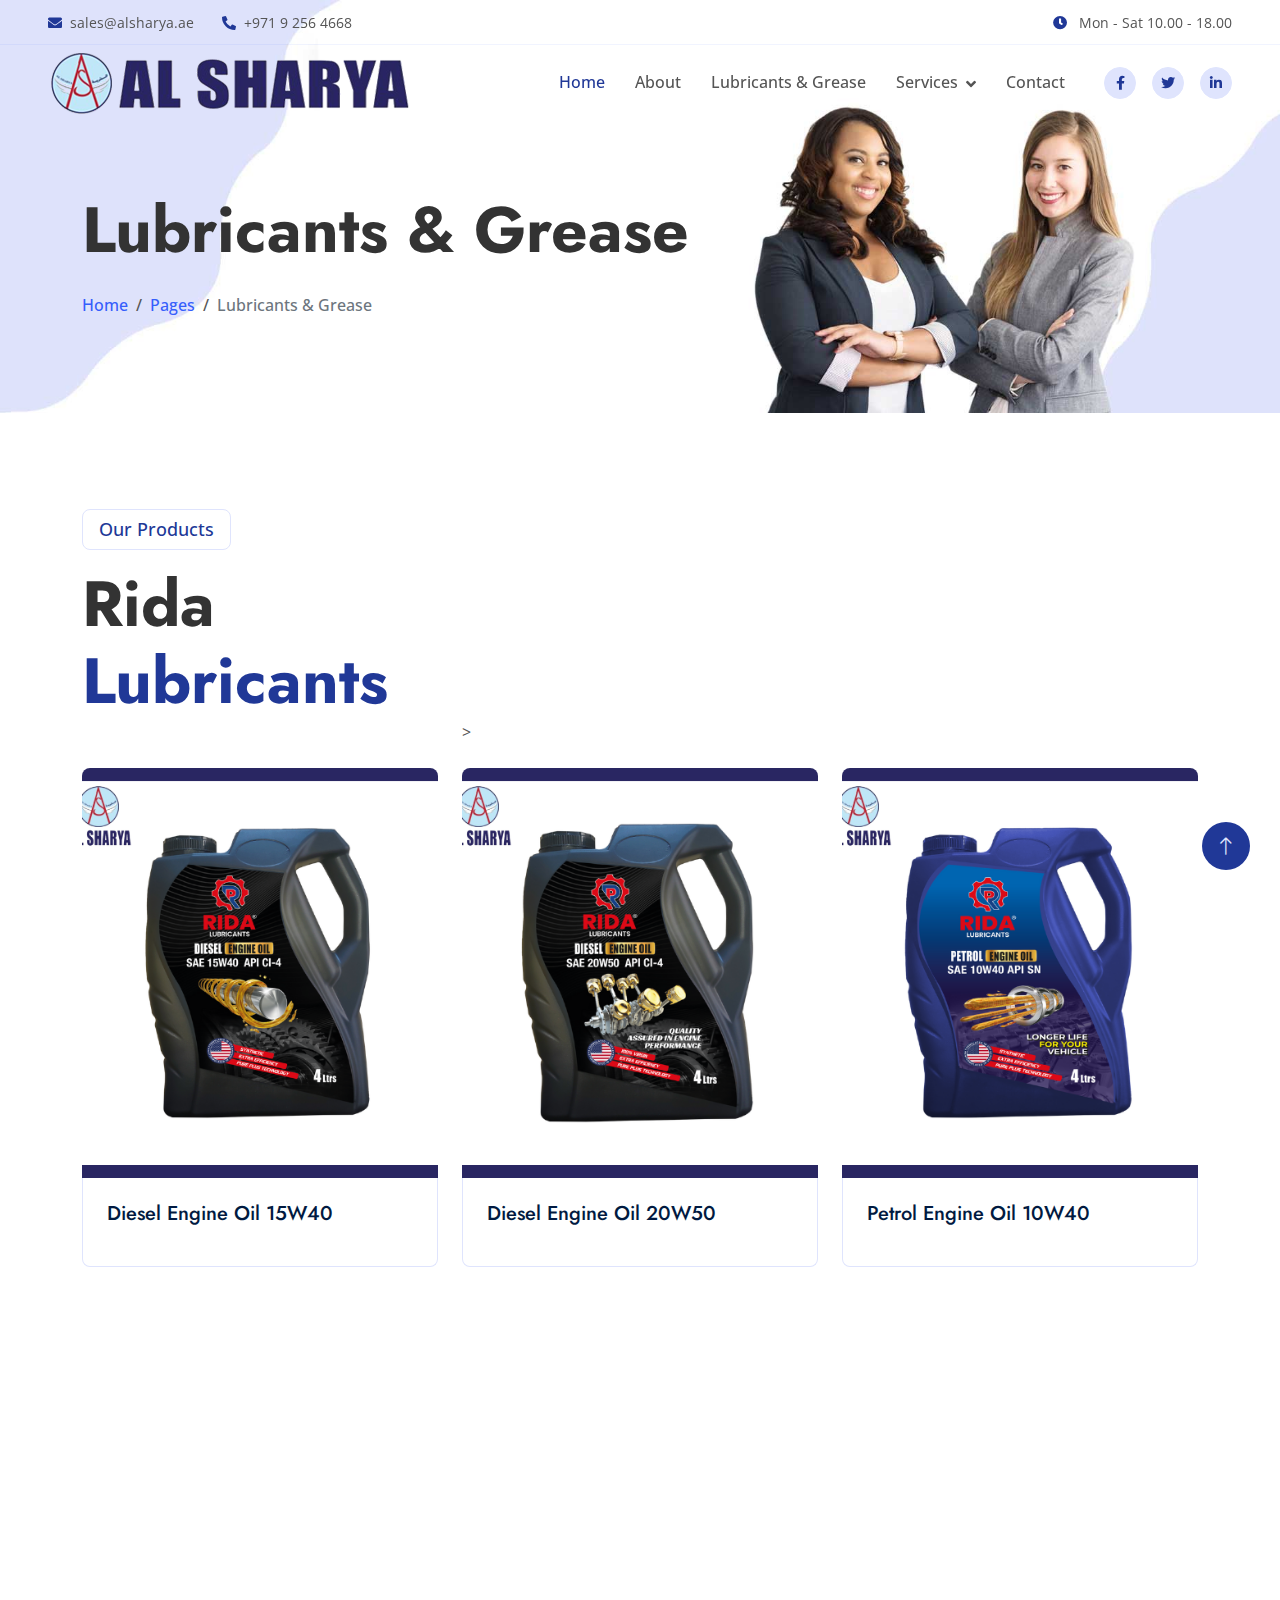
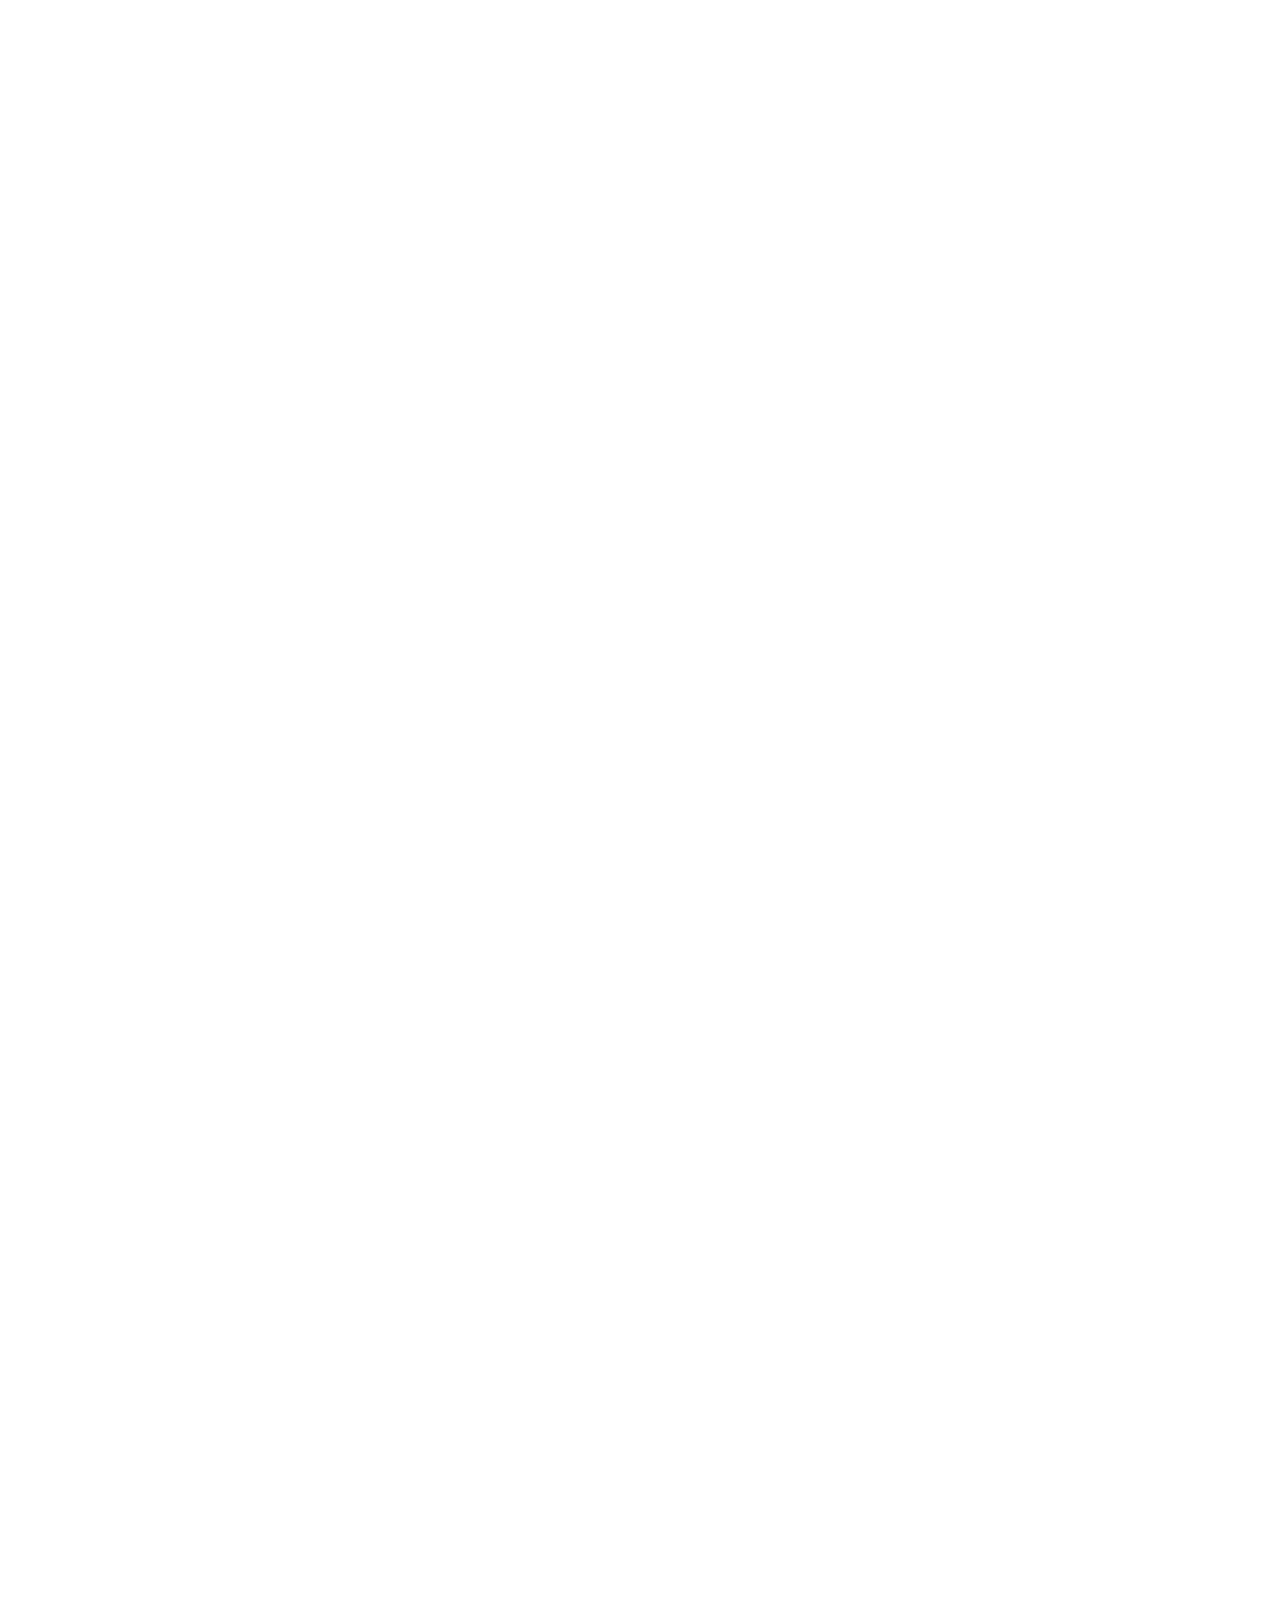
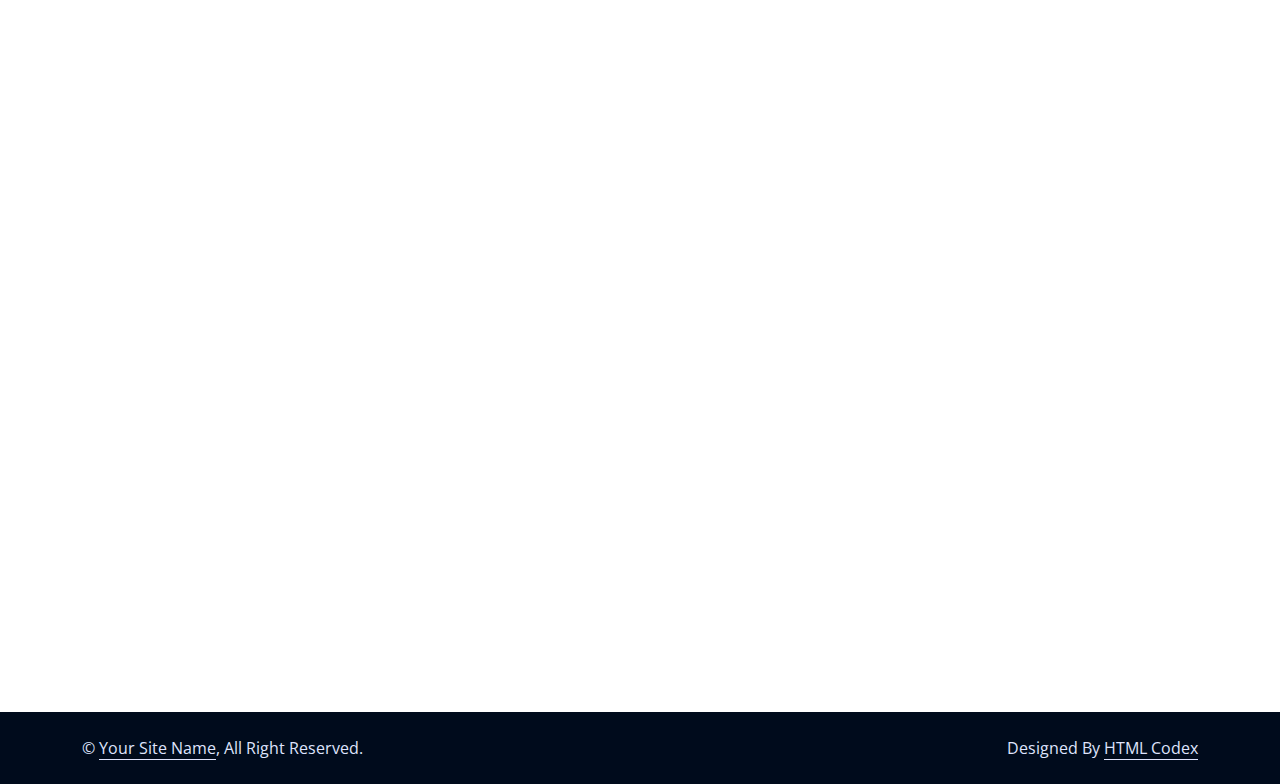
<file: service.html>
<!DOCTYPE html>
<html lang="en">

<head>
    <meta charset="utf-8">
    <title>Finanza - Financial Services Website Template</title>
    <meta content="width=device-width, initial-scale=1.0" name="viewport">
    <meta content="" name="keywords">
    <meta content="" name="description">

    <!-- Favicon -->
    <link href="img/favicon.ico" rel="icon">

    <!-- Google Web Fonts -->
    <link rel="preconnect" href="https://fonts.googleapis.com">
    <link rel="preconnect" href="https://fonts.gstatic.com" crossorigin>
    <link href="https://fonts.googleapis.com/css2?family=Jost:wght@500;600;700&family=Open+Sans:wght@400;500&display=swap" rel="stylesheet">  

    <!-- Icon Font Stylesheet -->
    <link href="https://cdnjs.cloudflare.com/ajax/libs/font-awesome/5.10.0/css/all.min.css" rel="stylesheet">
    <link href="https://cdn.jsdelivr.net/npm/bootstrap-icons@1.4.1/font/bootstrap-icons.css" rel="stylesheet">

    <!-- Libraries Stylesheet -->
    <link href="lib/animate/animate.min.css" rel="stylesheet">
    <link href="lib/owlcarousel/assets/owl.carousel.min.css" rel="stylesheet">

    <!-- Customized Bootstrap Stylesheet -->
    <link href="css/bootstrap.min.css" rel="stylesheet">

    <!-- Template Stylesheet -->
    <link href="css/style.css" rel="stylesheet">
</head>


 <!-- This is the lubricants and grease page but file name is service.html -->
<body>
    <!-- Spinner Start -->
    <div id="spinner" class="show bg-white position-fixed translate-middle w-100 vh-100 top-50 start-50 d-flex align-items-center justify-content-center">
        <div class="spinner-border text-primary" role="status" style="width: 3rem; height: 3rem;"></div>
    </div>
    <!-- Spinner End -->


     <!-- Navbar Start -->
     <div class="container-fluid fixed-top px-0 wow fadeIn" data-wow-delay="0.1s">
        <div class="top-bar row gx-0 align-items-center d-none d-lg-flex">
            <div class="col-lg-6 px-5 text-start">
                <!-- <small><i class="fa fa-map-marker-alt text-primary me-2"></i>123 Street, New York, USA</small> -->
                <small><i class="fa fa-envelope text-primary me-2"></i>sales@alsharya.ae</small>
                <small class="ms-4"><i class="fa fa-phone-alt text-primary me-2"></i>+971 9 256 4668</small>
            </div>
            <div class="col-lg-6 px-5 text-end">
                <!-- <small><i class="fa fa-envelope text-primary me-2"></i>info@example.com</small> -->
                
                <small class="ms-4"><i class="fa fa-clock text-primary me-2"></i> Mon - Sat 10.00 - 18.00</small>
            </div>
        </div>

        <nav class="navbar navbar-expand-lg navbar-light py-lg-0 px-lg-5 wow fadeIn" data-wow-delay="0.1s">
            <a href="index.html" class="navbar-brand ms-4 ms-lg-0">
                <img src="img/Alsharya.png " alt="logo">
                <!-- <h1 class="display-5 text-primary m-0">Finanza</h1> -->
            </a>
            <button type="button" class="navbar-toggler me-4" data-bs-toggle="collapse" data-bs-target="#navbarCollapse">
                <span class="navbar-toggler-icon"></span>
            </button>
            <div class="collapse navbar-collapse" id="navbarCollapse">
                <div class="navbar-nav ms-auto p-4 p-lg-0">
                    <a href="index.html" class="nav-item nav-link active">Home</a>
                    <a href="about.html" class="nav-item nav-link">About</a>
                    <a href="service.html" class="nav-item nav-link">Lubricants & Grease</a>
                    <div class="nav-item dropdown">
                        <a href="#" class="nav-link dropdown-toggle" data-bs-toggle="dropdown">Services</a>
                        <div class="dropdown-menu border-light m-0">
                            <a href="404.html" class="dropdown-item">Diesel Oil -(pending)</a>
                            <a href="404.html" class="dropdown-item">Industrial Gases -(pending)</a>
                            <a href="404.html" class="dropdown-item">Auto Services -(pending)</a>
                            <a href="404.html" class="dropdown-item">Batteries -(pending)</a>
                            <a href="404.html" class="dropdown-item">404 Page</a>
                        </div>
                    </div>
                    <a href="contact.html" class="nav-item nav-link">Contact</a>
                </div>
                <div class="d-none d-lg-flex ms-2">
                    <a class="btn btn-light btn-sm-square rounded-circle ms-3" href="">
                        <small class="fab fa-facebook-f text-primary"></small>
                    </a>
                    <a class="btn btn-light btn-sm-square rounded-circle ms-3" href="">
                        <small class="fab fa-twitter text-primary"></small>
                    </a>
                    <a class="btn btn-light btn-sm-square rounded-circle ms-3" href="">
                        <small class="fab fa-linkedin-in text-primary"></small>
                    </a>
                </div>
            </div>
        </nav>
    </div>
    <!-- Navbar End -->


    <!-- Page Header Start -->
    <div class="container-fluid page-header mb-5 wow fadeIn" data-wow-delay="0.1s">
        <div class="container">
            <h1 class="display-3 mb-4 animated slideInDown">Lubricants & Grease</h1>
            <nav aria-label="breadcrumb animated slideInDown">
                <ol class="breadcrumb mb-0">
                    <li class="breadcrumb-item"><a href="#">Home</a></li>
                    <li class="breadcrumb-item"><a href="#">Pages</a></li>
                    <li class="breadcrumb-item active" aria-current="page">Lubricants & Grease</li>
                </ol>
            </nav>
        </div>
    </div>
    <!-- Page Header End -->

<!-- Organic Products Section Start -->
<div class="container-xxl py-5 wow fadeInUp" data-wow-delay="0.1s">
    <div class="container">
        <!-- Section Header -->
        <div class="row g-4 align-items-end mb-4">
            <div class="col-lg-4 col-md-6 wow fadeInUp" data-wow-delay="0.1s">
                <p class="d-inline-block border rounded text-primary fw-semi-bold py-1 px-3">Our Products</p>
                <h1 class="display-3 mb-4">Rida  
                    <span class="text-primary">Lubricants</span>
                </h1>
            </div>
            <div class="col-lg-8 col-md-6 wow fadeInUp" data-wow-delay="0.3s">
                <!-- Category Navigation -->
                <ul class="nav nav-pills d-inline-flex justify-content-center justify-content-md-end">
                    
                   >
                </ul>
            </div>
        </div>
        
        <!-- Product Grid -->
        <div class="tab-content">
            <!-- All Products Tab -->
            <div id="organic-all" class="tab-pane fade show active">
                <div class="row g-4">
                    <!-- Product 1 -->
                    <div class="col-lg-4 col-md-6 wow fadeInUp" data-wow-delay="0.1s">
                        <div class="product-item">
                            <div class="product-img rounded-top">
                                <img class="img-fluid" src="img/15w40.png" alt="Diesel Engine Oil 15W40">
                            </div>
                            <div class="product-content border border-top-0 rounded-bottom p-4">
                                <h5 class="mb-3">Diesel Engine Oil 15W40
                                </h5>
                            </div>
                        </div>
                    </div>
                    <!-- Product 2 -->
                    <div class="col-lg-4 col-md-6 wow fadeInUp" data-wow-delay="0.3s">
                        <div class="product-item">
                            <div class="product-img rounded-top">
                                <img class="img-fluid" src="img/20w50-1.png" alt="Diesel Engine Oil 20W50">
                            </div>
                            <div class="product-content border border-top-0 rounded-bottom p-4">
                                <h5 class="mb-3">Diesel Engine Oil 20W50
                                </h5>
                                <!-- <span class="text-primary">$5.99/lb</span> -->
                            </div>
                        </div>
                    </div>
                    <!-- Product 3 -->
                    <div class="col-lg-4 col-md-6 wow fadeInUp" data-wow-delay="0.5s">
                        <div class="product-item">
                            <div class="product-img rounded-top">
                                <img class="img-fluid" src="img/sae-10w40.png" alt="Petrol Engine Oil 10W40">
                            </div>
                            <div class="product-content border border-top-0 rounded-bottom p-4">
                                <h5 class="mb-3">Petrol Engine Oil 10W40
                                </h5>
                                <!-- <span class="text-primary">$3.99/lb</span> -->
                            </div>
                        </div>
                    </div>
                    <!-- Product 4 -->
                    <div class="col-lg-4 col-md-6 wow fadeInUp" data-wow-delay="0.1s">
                        <div class="product-item">
                            <div class="product-img rounded-top">
                                <img class="img-fluid" src="img/15w40-1.png" alt="Hydraulic Oil AW 68">
                            </div>
                            <div class="product-content border border-top-0 rounded-bottom p-4">
                                <h5 class="mb-3">Hydraulic Oil AW 68
                                </h5>
                                <!-- <span class="text-primary">$0.99/lb</span> -->
                            </div>
                        </div>
                    </div>
                    <!-- Product 5 -->
                    <div class="col-lg-4 col-md-6 wow fadeInUp" data-wow-delay="0.3s">
                        <div class="product-item">
                            <div class="product-img rounded-top">
                                <img class="img-fluid" src="img/atf-dex.png" alt="ATF DEX III">
                            </div>
                            <div class="product-content border border-top-0 rounded-bottom p-4">
                                <h5 class="mb-3">ATF DEX III</h5>
                                <!-- <span class="text-primary">$2.99/lb</span> -->
                            </div>
                        </div>
                    </div>
                    <!-- Product 6 -->
                    <div class="col-lg-4 col-md-6 wow fadeInUp" data-wow-delay="0.5s">
                        <div class="product-item">
                            <div class="product-img rounded-top">
                                <img class="img-fluid" src="img/20w50-1.png" alt="Petrol Engine Oil 20W50">
                            </div>
                            <div class="product-content border border-top-0 rounded-bottom p-4">
                                <h5 class="mb-3">Petrol Engine Oil 20W50</h5>
                                <!-- <span class="text-primary">$1.99/lb</span> -->
                            </div>
                        </div>
                    </div>
                           <!-- Product 7 -->
                           <div class="col-lg-4 col-md-6 wow fadeInUp" data-wow-delay="0.1s">
                            <div class="product-item">
                                <div class="product-img rounded-top">
                                    <img class="img-fluid" src="img/saw-15w40.png" alt="SAE 15W-40">
                                </div>
                                <div class="product-content border border-top-0 rounded-bottom p-4">
                                    <h5 class="mb-3">SAE 15W-40</h5>
                                </div>
                            </div>
                        </div>
                        <!-- Product 8 -->
                        <div class="col-lg-4 col-md-6 wow fadeInUp" data-wow-delay="0.3s">
                            <div class="product-item">
                                <div class="product-img rounded-top">
                                    <img class="img-fluid" src="img/coolant.png" alt="Antifreeze Coolant">
                                </div>
                                <div class="product-content border border-top-0 rounded-bottom p-4">
                                    <h5 class="mb-3">Antifreeze Coolant</h5>
                                    <!-- <span class="text-primary">$5.99/lb</span> -->
                                </div>
                            </div>
                        </div>
                        <!-- Product 9 -->
                        <div class="col-lg-4 col-md-6 wow fadeInUp" data-wow-delay="0.5s">
                            <div class="product-item">
                                <div class="product-img rounded-top">
                                    <img class="img-fluid" src="img/marine-oil.png" alt="Marine Engine Oil SAE 30">
                                </div>
                                <div class="product-content border border-top-0 rounded-bottom p-4">
                                    <h5 class="mb-3">Marine Engine Oil SAE 30 </h5>
                                    <!-- <span class="text-primary">$3.99/lb</span> -->
                                </div>
                            </div>
                        </div>
                        <!-- Product 10 -->
                        <div class="col-lg-4 col-md-6 wow fadeInUp" data-wow-delay="0.1s">
                            <div class="product-item">
                                <div class="product-img rounded-top">
                                    <img class="img-fluid" src="img/slide-way-oil.png" alt="Slideway Oil">
                                </div>
                                <div class="product-content border border-top-0 rounded-bottom p-4">
                                    <h5 class="mb-3">Slideway Oil</h5>
                                    <!-- <span class="text-primary">$0.99/lb</span> -->
                                </div>
                            </div>
                        </div>
                        <!-- Product 11 -->
                        <div class="col-lg-4 col-md-6 wow fadeInUp" data-wow-delay="0.3s">
                            <div class="product-item">
                                <div class="product-img rounded-top">
                                    <img class="img-fluid" src="img/heat-transfer-oil.png" alt="Heat Transfer Oil ISO VG 32">
                                </div>
                                <div class="product-content border border-top-0 rounded-bottom p-4">
                                    <h5 class="mb-3">Heat Transfer Oil ISO VG 32</h5>
                                    <!-- <span class="text-primary">$2.99/lb</span> -->
                                </div>
                            </div>
                        </div>
                        <!-- Product 12 -->
                        <div class="col-lg-4 col-md-6 wow fadeInUp" data-wow-delay="0.5s">
                            <div class="product-item">
                                <div class="product-img rounded-top">
                                    <img class="img-fluid" src="img/gear-oil.png" alt="Gear Oil SAE 140 GL5">
                                </div>
                                <div class="product-content border border-top-0 rounded-bottom p-4">
                                    <h5 class="mb-3">Gear Oil SAE 140 GL5</h5>
                                    <!-- <span class="text-primary">$1.99/lb</span> -->
                                </div>
                            </div>
                        </div>
                            <!-- Product 13 -->
                            <div class="col-lg-4 col-md-6 wow fadeInUp" data-wow-delay="0.1s">
                                <div class="product-item">
                                    <div class="product-img rounded-top">
                                        <img class="img-fluid" src="img/4-stroke.png" alt="4-Stroke SAE 10W-40">
                                    </div>
                                    <div class="product-content border border-top-0 rounded-bottom p-4">
                                        <h5 class="mb-3">4-Stroke SAE 10W-40 </h5>
                                        <!-- <span class="text-primary">$0.99/lb</span> -->
                                    </div>
                                </div>
                            </div>
                            <!-- Product 14 -->
                            <div class="col-lg-4 col-md-6 wow fadeInUp" data-wow-delay="0.3s">
                                <div class="product-item">
                                    <div class="product-img rounded-top">
                                        <img class="img-fluid" src="img/brake-fluid.png" alt="Brake Fluid DOT-3">
                                    </div>
                                    <div class="product-content border border-top-0 rounded-bottom p-4">
                                        <h5 class="mb-3">Brake Fluid DOT-3</h5>
                                        <!-- <span class="text-primary">$2.99/lb</span> -->
                                    </div>
                                </div>
                            </div>
                            <!-- Product 15 -->
                            <div class="col-lg-4 col-md-6 wow fadeInUp" data-wow-delay="0.5s">
                                <div class="product-item">
                                    <div class="product-img rounded-top">
                                        <img class="img-fluid" src="img/grease.png" alt="Grease">
                                    </div>
                                    <div class="product-content border border-top-0 rounded-bottom p-4">
                                        <h5 class="mb-3">Grease</h5>
                                        <!-- <span class="text-primary">$1.99/lb</span> -->
                                    </div>
                                </div>
                            </div>
                </div>
            </div>
            
       
        </div>
    </div>
</div>
<!-- Organic Products Section End -->
   


   
        

    <!-- Footer Start -->
    <div class="container-fluid bg-dark text-light footer mt-5 py-5 wow fadeIn" data-wow-delay="0.1s">
        <div class="container py-5">
            <div class="row g-5">
                <div class="col-lg-3 col-md-6">
                    <h4 class="text-white mb-4">Our Office</h4>
                    <p class="mb-2 text-white">Al Sharya Service Centre Bldg.</p>
                    <p class="mb-2 text-white">Dahid -Masafi Road.</p> 
                    <p class="mb-2 text-white">P. O Box 10949.</p> 
                    <p class="mb-2 text-white">Masafi. Fujairah. U.A. E</p> 
                    <!-- <div class="d-flex pt-2">
                        <a class="btn btn-square btn-outline-light rounded-circle me-2" href=""><i class="fab fa-twitter"></i></a>
                        <a class="btn btn-square btn-outline-light rounded-circle me-2" href=""><i class="fab fa-facebook-f"></i></a>
                        <a class="btn btn-square btn-outline-light rounded-circle me-2" href=""><i class="fab fa-youtube"></i></a>
                        <a class="btn btn-square btn-outline-light rounded-circle me-2" href=""><i class="fab fa-linkedin-in"></i></a>
                    </div> -->
                </div>
                <div class="col-lg-3 col-md-6">
                    <!-- Email Address Section -->
                    <div class="mb-5"> <!-- Space added here -->
                        <h4 class="text-white mb-4">Email Address</h4>
                        <p class="mb-2 text-white">sales@alsharya.ae</p> 
                    </div>
                    
                    <!-- Phone Number Section -->
                    <div>
                        <h4 class="text-white mb-4">Phone Number</h4>
                        <p class="mb-2 text-white">+971 501 917 771</p>
                        <p class="mb-2 text-white">+971 925 646 68</p>
                    </div>
                </div>
                <div class="col-lg-3 col-md-6">
                    <h4 class="text-white mb-4">Quick Links</h4>
                    <a class="btn btn-link" href="">About Us</a>
                    <a class="btn btn-link" href="">Contact Us</a>
                    <a class="btn btn-link" href="">Our Services</a>
                    <a class="btn btn-link" href="">Terms & Condition</a>
                    <a class="btn btn-link" href="">Support</a>
                </div>

                <div class="col-lg-3 col-md-6">
                    <h4 class="text-white mb-4">Follow Us</h4>
                    <!-- <p class="mb-2">Al Sharya Service Centre Bldg.</p>
                    <p class="mb-2">Dahid -Masafi Road.</p> 
                    <p class="mb-2">P. O Box 10949.</p> 
                    <p class="mb-2">Masafi. Fujairah. U.A. E</p>  -->
                    <div class="d-flex pt-2">
                        <a class="btn btn-square btn-outline-light rounded-circle me-2" href=""><i class="fab fa-twitter"></i></a>
                        <a class="btn btn-square btn-outline-light rounded-circle me-2" href=""><i class="fab fa-facebook-f"></i></a>
                        <a class="btn btn-square btn-outline-light rounded-circle me-2" href=""><i class="fab fa-youtube"></i></a>
                        <a class="btn btn-square btn-outline-light rounded-circle me-2" href=""><i class="fab fa-linkedin-in"></i></a>
                    </div>
                </div>
               
            </div>
        </div>
    </div>
    <!-- Footer End -->


    <!-- Copyright Start -->
    <div class="container-fluid copyright py-4">
        <div class="container">
            <div class="row">
                <div class="col-md-6 text-center text-md-start mb-3 mb-md-0">
                    &copy; <a class="border-bottom" href="#">Your Site Name</a>, All Right Reserved.
                </div>
                <div class="col-md-6 text-center text-md-end">
                    <!--/*** This template is free as long as you keep the footer author’s credit link/attribution link/backlink. If you'd like to use the template without the footer author’s credit link/attribution link/backlink, you can purchase the Credit Removal License from "https://htmlcodex.com/credit-removal". Thank you for your support. ***/-->
                    Designed By <a class="border-bottom" href="https://htmlcodex.com">HTML Codex</a>
                </div>
            </div>
        </div>
    </div>
    <!-- Copyright End -->


    <!-- Back to Top -->
    <a href="#" class="btn btn-lg btn-primary btn-lg-square rounded-circle back-to-top"><i class="bi bi-arrow-up"></i></a>


    <!-- JavaScript Libraries -->
    <script src="https://code.jquery.com/jquery-3.4.1.min.js"></script>
    <script src="https://cdn.jsdelivr.net/npm/bootstrap@5.0.0/dist/js/bootstrap.bundle.min.js"></script>
    <script src="lib/wow/wow.min.js"></script>
    <script src="lib/easing/easing.min.js"></script>
    <script src="lib/waypoints/waypoints.min.js"></script>
    <script src="lib/owlcarousel/owl.carousel.min.js"></script>
    <script src="lib/counterup/counterup.min.js"></script>

    <!-- Template Javascript -->
    <script src="js/main.js"></script>
</body>

</html>
</file>
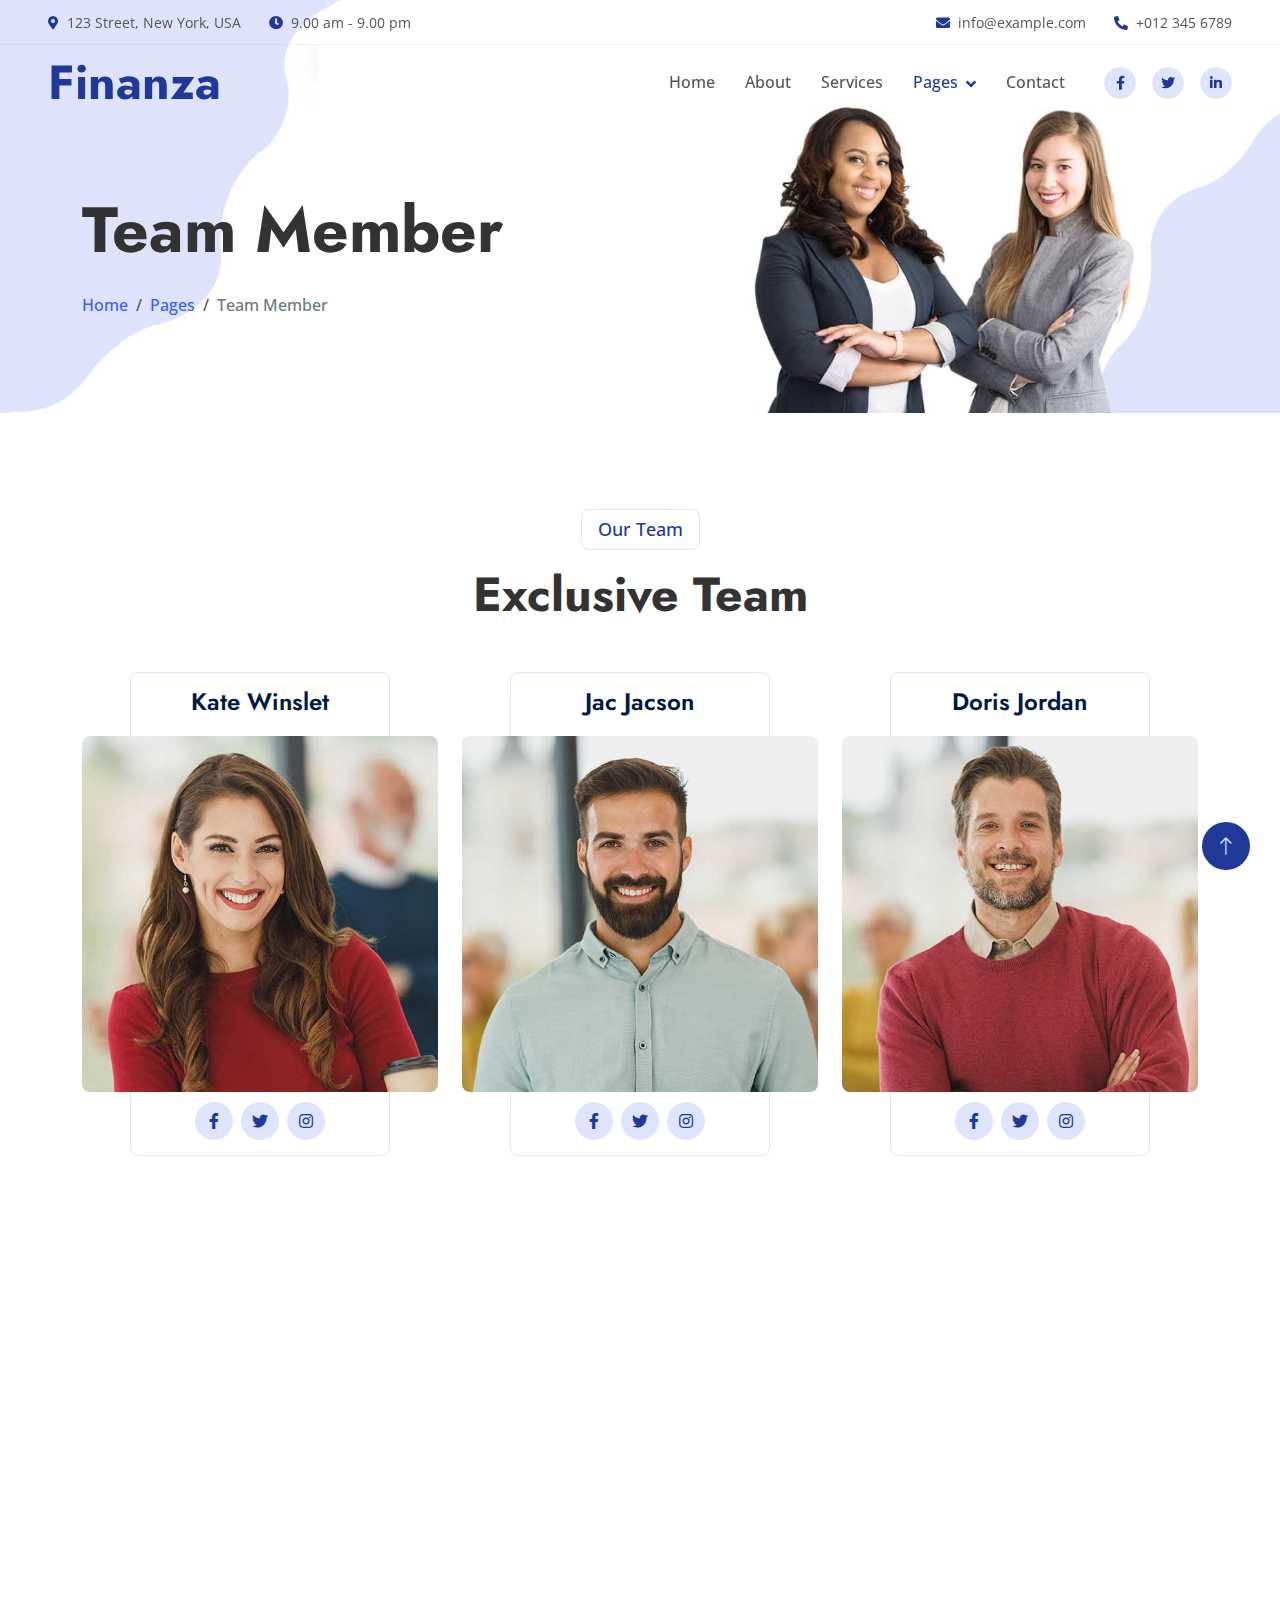
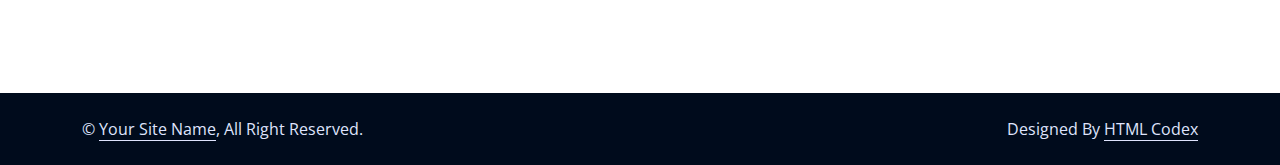
<file: team.html>
<!DOCTYPE html>
<html lang="en">

<head>
    <meta charset="utf-8">
    <title>Finanza - Financial Services Website Template</title>
    <meta content="width=device-width, initial-scale=1.0" name="viewport">
    <meta content="" name="keywords">
    <meta content="" name="description">

    <!-- Favicon -->
    <link href="img/favicon.ico" rel="icon">

    <!-- Google Web Fonts -->
    <link rel="preconnect" href="https://fonts.googleapis.com">
    <link rel="preconnect" href="https://fonts.gstatic.com" crossorigin>
    <link href="https://fonts.googleapis.com/css2?family=Jost:wght@500;600;700&family=Open+Sans:wght@400;500&display=swap" rel="stylesheet">  

    <!-- Icon Font Stylesheet -->
    <link href="https://cdnjs.cloudflare.com/ajax/libs/font-awesome/5.10.0/css/all.min.css" rel="stylesheet">
    <link href="https://cdn.jsdelivr.net/npm/bootstrap-icons@1.4.1/font/bootstrap-icons.css" rel="stylesheet">

    <!-- Libraries Stylesheet -->
    <link href="lib/animate/animate.min.css" rel="stylesheet">
    <link href="lib/owlcarousel/assets/owl.carousel.min.css" rel="stylesheet">

    <!-- Customized Bootstrap Stylesheet -->
    <link href="css/bootstrap.min.css" rel="stylesheet">

    <!-- Template Stylesheet -->
    <link href="css/style.css" rel="stylesheet">
</head>

<body>
    <!-- Spinner Start -->
    <div id="spinner" class="show bg-white position-fixed translate-middle w-100 vh-100 top-50 start-50 d-flex align-items-center justify-content-center">
        <div class="spinner-border text-primary" role="status" style="width: 3rem; height: 3rem;"></div>
    </div>
    <!-- Spinner End -->


    <!-- Navbar Start -->
    <div class="container-fluid fixed-top px-0 wow fadeIn" data-wow-delay="0.1s">
        <div class="top-bar row gx-0 align-items-center d-none d-lg-flex">
            <div class="col-lg-6 px-5 text-start">
                <small><i class="fa fa-map-marker-alt text-primary me-2"></i>123 Street, New York, USA</small>
                <small class="ms-4"><i class="fa fa-clock text-primary me-2"></i>9.00 am - 9.00 pm</small>
            </div>
            <div class="col-lg-6 px-5 text-end">
                <small><i class="fa fa-envelope text-primary me-2"></i>info@example.com</small>
                <small class="ms-4"><i class="fa fa-phone-alt text-primary me-2"></i>+012 345 6789</small>
            </div>
        </div>

        <nav class="navbar navbar-expand-lg navbar-light py-lg-0 px-lg-5 wow fadeIn" data-wow-delay="0.1s">
            <a href="index.html" class="navbar-brand ms-4 ms-lg-0">
                <h1 class="display-5 text-primary m-0">Finanza</h1>
            </a>
            <button type="button" class="navbar-toggler me-4" data-bs-toggle="collapse" data-bs-target="#navbarCollapse">
                <span class="navbar-toggler-icon"></span>
            </button>
            <div class="collapse navbar-collapse" id="navbarCollapse">
                <div class="navbar-nav ms-auto p-4 p-lg-0">
                    <a href="index.html" class="nav-item nav-link">Home</a>
                    <a href="about.html" class="nav-item nav-link">About</a>
                    <a href="service.html" class="nav-item nav-link">Services</a>
                    <div class="nav-item dropdown">
                        <a href="#" class="nav-link dropdown-toggle active" data-bs-toggle="dropdown">Pages</a>
                        <div class="dropdown-menu border-light m-0">
                            <a href="project.html" class="dropdown-item">Projects</a>
                            <a href="feature.html" class="dropdown-item">Features</a>
                            <a href="team.html" class="dropdown-item active">Team Member</a>
                            <a href="testimonial.html" class="dropdown-item">Testimonial</a>
                            <a href="404.html" class="dropdown-item">404 Page</a>
                        </div>
                    </div>
                    <a href="contact.html" class="nav-item nav-link">Contact</a>
                </div>
                <div class="d-none d-lg-flex ms-2">
                    <a class="btn btn-light btn-sm-square rounded-circle ms-3" href="">
                        <small class="fab fa-facebook-f text-primary"></small>
                    </a>
                    <a class="btn btn-light btn-sm-square rounded-circle ms-3" href="">
                        <small class="fab fa-twitter text-primary"></small>
                    </a>
                    <a class="btn btn-light btn-sm-square rounded-circle ms-3" href="">
                        <small class="fab fa-linkedin-in text-primary"></small>
                    </a>
                </div>
            </div>
        </nav>
    </div>
    <!-- Navbar End -->


    <!-- Page Header Start -->
    <div class="container-fluid page-header mb-5 wow fadeIn" data-wow-delay="0.1s">
        <div class="container">
            <h1 class="display-3 mb-4 animated slideInDown">Team Member</h1>
            <nav aria-label="breadcrumb animated slideInDown">
                <ol class="breadcrumb mb-0">
                    <li class="breadcrumb-item"><a href="#">Home</a></li>
                    <li class="breadcrumb-item"><a href="#">Pages</a></li>
                    <li class="breadcrumb-item active" aria-current="page">Team Member</li>
                </ol>
            </nav>
        </div>
    </div>
    <!-- Page Header End -->


    <!-- Team Start -->
    <div class="container-xxl py-5">
        <div class="container">
            <div class="text-center mx-auto wow fadeInUp" data-wow-delay="0.1s" style="max-width: 600px;">
                <p class="d-inline-block border rounded text-primary fw-semi-bold py-1 px-3">Our Team</p>
                <h1 class="display-5 mb-5">Exclusive Team</h1>
            </div>
            <div class="row g-4">
                <div class="col-lg-4 col-md-6 wow fadeInUp" data-wow-delay="0.1s">
                    <div class="team-item">
                        <img class="img-fluid rounded" src="img/team-1.jpg" alt="">
                        <div class="team-text">
                            <h4 class="mb-0">Kate Winslet</h4>
                            <div class="team-social d-flex">
                                <a class="btn btn-square rounded-circle mx-1" href=""><i class="fab fa-facebook-f"></i></a>
                                <a class="btn btn-square rounded-circle mx-1" href=""><i class="fab fa-twitter"></i></a>
                                <a class="btn btn-square rounded-circle mx-1" href=""><i class="fab fa-instagram"></i></a>
                            </div>
                        </div>
                    </div>
                </div>
                <div class="col-lg-4 col-md-6 wow fadeInUp" data-wow-delay="0.3s">
                    <div class="team-item">
                        <img class="img-fluid rounded" src="img/team-2.jpg" alt="">
                        <div class="team-text">
                            <h4 class="mb-0">Jac Jacson</h4>
                            <div class="team-social d-flex">
                                <a class="btn btn-square rounded-circle mx-1" href=""><i class="fab fa-facebook-f"></i></a>
                                <a class="btn btn-square rounded-circle mx-1" href=""><i class="fab fa-twitter"></i></a>
                                <a class="btn btn-square rounded-circle mx-1" href=""><i class="fab fa-instagram"></i></a>
                            </div>
                        </div>
                    </div>
                </div>
                <div class="col-lg-4 col-md-6 wow fadeInUp" data-wow-delay="0.5s">
                    <div class="team-item">
                        <img class="img-fluid rounded" src="img/team-3.jpg" alt="">
                        <div class="team-text">
                            <h4 class="mb-0">Doris Jordan</h4>
                            <div class="team-social d-flex">
                                <a class="btn btn-square rounded-circle mx-1" href=""><i class="fab fa-facebook-f"></i></a>
                                <a class="btn btn-square rounded-circle mx-1" href=""><i class="fab fa-twitter"></i></a>
                                <a class="btn btn-square rounded-circle mx-1" href=""><i class="fab fa-instagram"></i></a>
                            </div>
                        </div>
                    </div>
                </div>
            </div>
        </div>
    </div>
    <!-- Team End -->
        

    <!-- Footer Start -->
    <div class="container-fluid bg-dark text-light footer mt-5 py-5 wow fadeIn" data-wow-delay="0.1s">
        <div class="container py-5">
            <div class="row g-5">
                <div class="col-lg-3 col-md-6">
                    <h4 class="text-white mb-4">Our Office</h4>
                    <p class="mb-2"><i class="fa fa-map-marker-alt me-3"></i>123 Street, New York, USA</p>
                    <p class="mb-2"><i class="fa fa-phone-alt me-3"></i>+012 345 67890</p>
                    <p class="mb-2"><i class="fa fa-envelope me-3"></i>info@example.com</p>
                    <div class="d-flex pt-2">
                        <a class="btn btn-square btn-outline-light rounded-circle me-2" href=""><i class="fab fa-twitter"></i></a>
                        <a class="btn btn-square btn-outline-light rounded-circle me-2" href=""><i class="fab fa-facebook-f"></i></a>
                        <a class="btn btn-square btn-outline-light rounded-circle me-2" href=""><i class="fab fa-youtube"></i></a>
                        <a class="btn btn-square btn-outline-light rounded-circle me-2" href=""><i class="fab fa-linkedin-in"></i></a>
                    </div>
                </div>
                <div class="col-lg-3 col-md-6">
                    <h4 class="text-white mb-4">Services</h4>
                    <a class="btn btn-link" href="">Financial Planning</a>
                    <a class="btn btn-link" href="">Cash Investment</a>
                    <a class="btn btn-link" href="">Financial Consultancy</a>
                    <a class="btn btn-link" href="">Business Loans</a>
                    <a class="btn btn-link" href="">Business Analysis</a>
                </div>
                <div class="col-lg-3 col-md-6">
                    <h4 class="text-white mb-4">Quick Links</h4>
                    <a class="btn btn-link" href="">About Us</a>
                    <a class="btn btn-link" href="">Contact Us</a>
                    <a class="btn btn-link" href="">Our Services</a>
                    <a class="btn btn-link" href="">Terms & Condition</a>
                    <a class="btn btn-link" href="">Support</a>
                </div>
                <div class="col-lg-3 col-md-6">
                    <h4 class="text-white mb-4">Newsletter</h4>
                    <p>Dolor amet sit justo amet elitr clita ipsum elitr est.</p>
                    <div class="position-relative w-100">
                        <input class="form-control bg-white border-0 w-100 py-3 ps-4 pe-5" type="text" placeholder="Your email">
                        <button type="button" class="btn btn-primary py-2 position-absolute top-0 end-0 mt-2 me-2">SignUp</button>
                    </div>
                </div>
            </div>
        </div>
    </div>
    <!-- Footer End -->


    <!-- Copyright Start -->
    <div class="container-fluid copyright py-4">
        <div class="container">
            <div class="row">
                <div class="col-md-6 text-center text-md-start mb-3 mb-md-0">
                    &copy; <a class="border-bottom" href="#">Your Site Name</a>, All Right Reserved.
                </div>
                <div class="col-md-6 text-center text-md-end">
                    <!--/*** This template is free as long as you keep the footer author’s credit link/attribution link/backlink. If you'd like to use the template without the footer author’s credit link/attribution link/backlink, you can purchase the Credit Removal License from "https://htmlcodex.com/credit-removal". Thank you for your support. ***/-->
                    Designed By <a class="border-bottom" href="https://htmlcodex.com">HTML Codex</a>
                </div>
            </div>
        </div>
    </div>
    <!-- Copyright End -->


    <!-- Back to Top -->
    <a href="#" class="btn btn-lg btn-primary btn-lg-square rounded-circle back-to-top"><i class="bi bi-arrow-up"></i></a>


    <!-- JavaScript Libraries -->
    <script src="https://code.jquery.com/jquery-3.4.1.min.js"></script>
    <script src="https://cdn.jsdelivr.net/npm/bootstrap@5.0.0/dist/js/bootstrap.bundle.min.js"></script>
    <script src="lib/wow/wow.min.js"></script>
    <script src="lib/easing/easing.min.js"></script>
    <script src="lib/waypoints/waypoints.min.js"></script>
    <script src="lib/owlcarousel/owl.carousel.min.js"></script>
    <script src="lib/counterup/counterup.min.js"></script>

    <!-- Template Javascript -->
    <script src="js/main.js"></script>
</body>

</html>
</file>
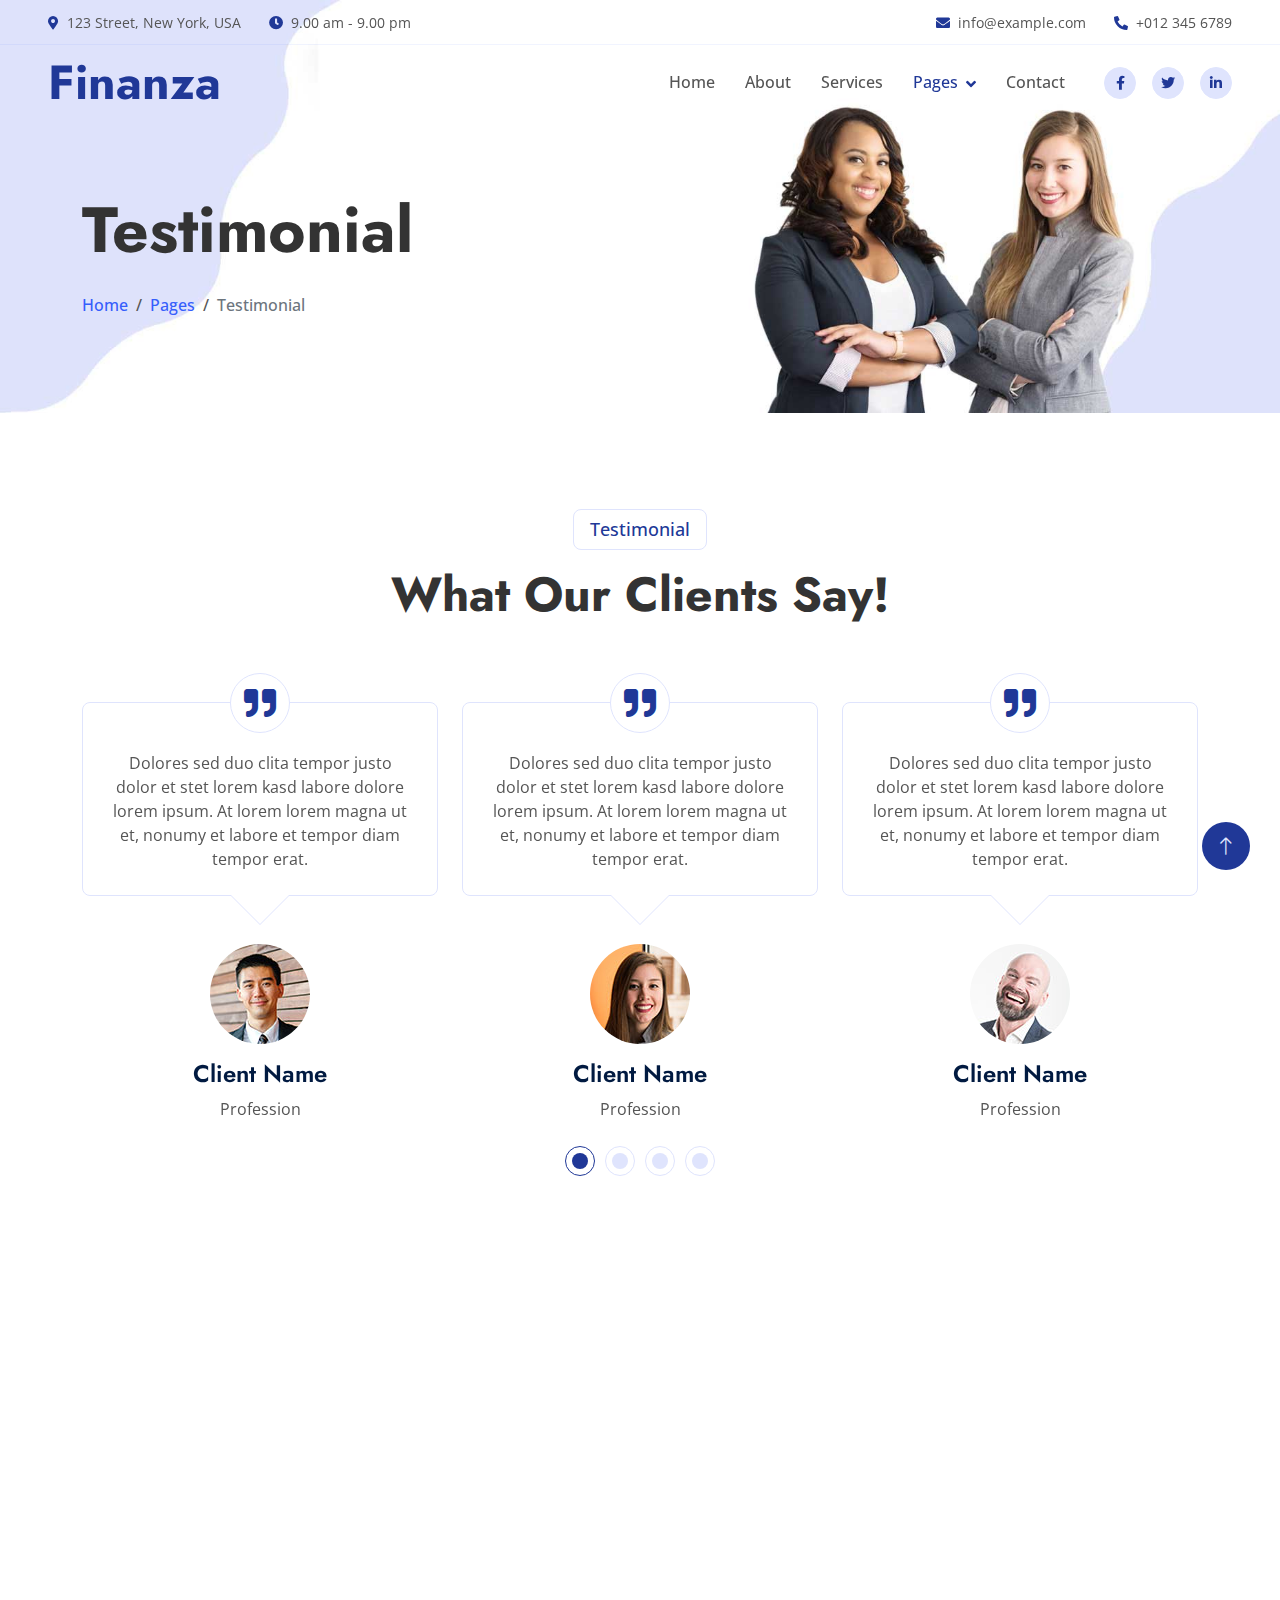
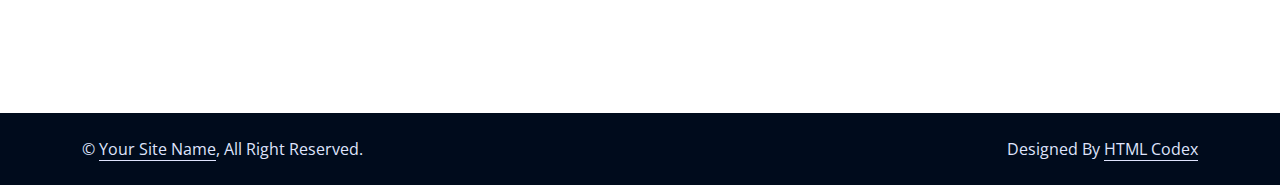
<file: testimonial.html>
<!DOCTYPE html>
<html lang="en">

<head>
    <meta charset="utf-8">
    <title>Finanza - Financial Services Website Template</title>
    <meta content="width=device-width, initial-scale=1.0" name="viewport">
    <meta content="" name="keywords">
    <meta content="" name="description">

    <!-- Favicon -->
    <link href="img/favicon.ico" rel="icon">

    <!-- Google Web Fonts -->
    <link rel="preconnect" href="https://fonts.googleapis.com">
    <link rel="preconnect" href="https://fonts.gstatic.com" crossorigin>
    <link href="https://fonts.googleapis.com/css2?family=Jost:wght@500;600;700&family=Open+Sans:wght@400;500&display=swap" rel="stylesheet">  

    <!-- Icon Font Stylesheet -->
    <link href="https://cdnjs.cloudflare.com/ajax/libs/font-awesome/5.10.0/css/all.min.css" rel="stylesheet">
    <link href="https://cdn.jsdelivr.net/npm/bootstrap-icons@1.4.1/font/bootstrap-icons.css" rel="stylesheet">

    <!-- Libraries Stylesheet -->
    <link href="lib/animate/animate.min.css" rel="stylesheet">
    <link href="lib/owlcarousel/assets/owl.carousel.min.css" rel="stylesheet">

    <!-- Customized Bootstrap Stylesheet -->
    <link href="css/bootstrap.min.css" rel="stylesheet">

    <!-- Template Stylesheet -->
    <link href="css/style.css" rel="stylesheet">
</head>

<body>
    <!-- Spinner Start -->
    <div id="spinner" class="show bg-white position-fixed translate-middle w-100 vh-100 top-50 start-50 d-flex align-items-center justify-content-center">
        <div class="spinner-border text-primary" role="status" style="width: 3rem; height: 3rem;"></div>
    </div>
    <!-- Spinner End -->


    <!-- Navbar Start -->
    <div class="container-fluid fixed-top px-0 wow fadeIn" data-wow-delay="0.1s">
        <div class="top-bar row gx-0 align-items-center d-none d-lg-flex">
            <div class="col-lg-6 px-5 text-start">
                <small><i class="fa fa-map-marker-alt text-primary me-2"></i>123 Street, New York, USA</small>
                <small class="ms-4"><i class="fa fa-clock text-primary me-2"></i>9.00 am - 9.00 pm</small>
            </div>
            <div class="col-lg-6 px-5 text-end">
                <small><i class="fa fa-envelope text-primary me-2"></i>info@example.com</small>
                <small class="ms-4"><i class="fa fa-phone-alt text-primary me-2"></i>+012 345 6789</small>
            </div>
        </div>

        <nav class="navbar navbar-expand-lg navbar-light py-lg-0 px-lg-5 wow fadeIn" data-wow-delay="0.1s">
            <a href="index.html" class="navbar-brand ms-4 ms-lg-0">
                <h1 class="display-5 text-primary m-0">Finanza</h1>
            </a>
            <button type="button" class="navbar-toggler me-4" data-bs-toggle="collapse" data-bs-target="#navbarCollapse">
                <span class="navbar-toggler-icon"></span>
            </button>
            <div class="collapse navbar-collapse" id="navbarCollapse">
                <div class="navbar-nav ms-auto p-4 p-lg-0">
                    <a href="index.html" class="nav-item nav-link">Home</a>
                    <a href="about.html" class="nav-item nav-link">About</a>
                    <a href="service.html" class="nav-item nav-link">Services</a>
                    <div class="nav-item dropdown">
                        <a href="#" class="nav-link dropdown-toggle active" data-bs-toggle="dropdown">Pages</a>
                        <div class="dropdown-menu border-light m-0">
                            <a href="project.html" class="dropdown-item">Projects</a>
                            <a href="feature.html" class="dropdown-item">Features</a>
                            <a href="team.html" class="dropdown-item">Team Member</a>
                            <a href="testimonial.html" class="dropdown-item active">Testimonial</a>
                            <a href="404.html" class="dropdown-item">404 Page</a>
                        </div>
                    </div>
                    <a href="contact.html" class="nav-item nav-link">Contact</a>
                </div>
                <div class="d-none d-lg-flex ms-2">
                    <a class="btn btn-light btn-sm-square rounded-circle ms-3" href="">
                        <small class="fab fa-facebook-f text-primary"></small>
                    </a>
                    <a class="btn btn-light btn-sm-square rounded-circle ms-3" href="">
                        <small class="fab fa-twitter text-primary"></small>
                    </a>
                    <a class="btn btn-light btn-sm-square rounded-circle ms-3" href="">
                        <small class="fab fa-linkedin-in text-primary"></small>
                    </a>
                </div>
            </div>
        </nav>
    </div>
    <!-- Navbar End -->


    <!-- Page Header Start -->
    <div class="container-fluid page-header mb-5 wow fadeIn" data-wow-delay="0.1s">
        <div class="container">
            <h1 class="display-3 mb-4 animated slideInDown">Testimonial</h1>
            <nav aria-label="breadcrumb animated slideInDown">
                <ol class="breadcrumb mb-0">
                    <li class="breadcrumb-item"><a href="#">Home</a></li>
                    <li class="breadcrumb-item"><a href="#">Pages</a></li>
                    <li class="breadcrumb-item active" aria-current="page">Testimonial</li>
                </ol>
            </nav>
        </div>
    </div>
    <!-- Page Header End -->


    <!-- Testimonial Start -->
    <div class="container-xxl py-5">
        <div class="container">
            <div class="text-center mx-auto wow fadeInUp" data-wow-delay="0.1s" style="max-width: 600px;">
                <p class="d-inline-block border rounded text-primary fw-semi-bold py-1 px-3">Testimonial</p>
                <h1 class="display-5 mb-5">What Our Clients Say!</h1>
            </div>
            <div class="owl-carousel testimonial-carousel wow fadeInUp" data-wow-delay="0.3s">
                <div class="testimonial-item">
                    <div class="testimonial-text border rounded p-4 pt-5 mb-5">
                        <div class="btn-square bg-white border rounded-circle">
                            <i class="fa fa-quote-right fa-2x text-primary"></i>
                        </div>
                        Dolores sed duo clita tempor justo dolor et stet lorem kasd labore dolore lorem ipsum. At lorem lorem magna ut et, nonumy et labore et tempor diam tempor erat.
                    </div>
                    <img class="rounded-circle mb-3" src="img/testimonial-1.jpg" alt="">
                    <h4>Client Name</h4>
                    <span>Profession</span>
                </div>
                <div class="testimonial-item">
                    <div class="testimonial-text border rounded p-4 pt-5 mb-5">
                        <div class="btn-square bg-white border rounded-circle">
                            <i class="fa fa-quote-right fa-2x text-primary"></i>
                        </div>
                        Dolores sed duo clita tempor justo dolor et stet lorem kasd labore dolore lorem ipsum. At lorem lorem magna ut et, nonumy et labore et tempor diam tempor erat.
                    </div>
                    <img class="rounded-circle mb-3" src="img/testimonial-2.jpg" alt="">
                    <h4>Client Name</h4>
                    <span>Profession</span>
                </div>
                <div class="testimonial-item">
                    <div class="testimonial-text border rounded p-4 pt-5 mb-5">
                        <div class="btn-square bg-white border rounded-circle">
                            <i class="fa fa-quote-right fa-2x text-primary"></i>
                        </div>
                        Dolores sed duo clita tempor justo dolor et stet lorem kasd labore dolore lorem ipsum. At lorem lorem magna ut et, nonumy et labore et tempor diam tempor erat.
                    </div>
                    <img class="rounded-circle mb-3" src="img/testimonial-3.jpg" alt="">
                    <h4>Client Name</h4>
                    <span>Profession</span>
                </div>
                <div class="testimonial-item">
                    <div class="testimonial-text border rounded p-4 pt-5 mb-5">
                        <div class="btn-square bg-white border rounded-circle">
                            <i class="fa fa-quote-right fa-2x text-primary"></i>
                        </div>
                        Dolores sed duo clita tempor justo dolor et stet lorem kasd labore dolore lorem ipsum. At lorem lorem magna ut et, nonumy et labore et tempor diam tempor erat.
                    </div>
                    <img class="rounded-circle mb-3" src="img/testimonial-4.jpg" alt="">
                    <h4>Client Name</h4>
                    <span>Profession</span>
                </div>
            </div>
        </div>
    </div>
    <!-- Testimonial End -->
        

    <!-- Footer Start -->
    <div class="container-fluid bg-dark text-light footer mt-5 py-5 wow fadeIn" data-wow-delay="0.1s">
        <div class="container py-5">
            <div class="row g-5">
                <div class="col-lg-3 col-md-6">
                    <h4 class="text-white mb-4">Our Office</h4>
                    <p class="mb-2"><i class="fa fa-map-marker-alt me-3"></i>123 Street, New York, USA</p>
                    <p class="mb-2"><i class="fa fa-phone-alt me-3"></i>+012 345 67890</p>
                    <p class="mb-2"><i class="fa fa-envelope me-3"></i>info@example.com</p>
                    <div class="d-flex pt-2">
                        <a class="btn btn-square btn-outline-light rounded-circle me-2" href=""><i class="fab fa-twitter"></i></a>
                        <a class="btn btn-square btn-outline-light rounded-circle me-2" href=""><i class="fab fa-facebook-f"></i></a>
                        <a class="btn btn-square btn-outline-light rounded-circle me-2" href=""><i class="fab fa-youtube"></i></a>
                        <a class="btn btn-square btn-outline-light rounded-circle me-2" href=""><i class="fab fa-linkedin-in"></i></a>
                    </div>
                </div>
                <div class="col-lg-3 col-md-6">
                    <h4 class="text-white mb-4">Services</h4>
                    <a class="btn btn-link" href="">Financial Planning</a>
                    <a class="btn btn-link" href="">Cash Investment</a>
                    <a class="btn btn-link" href="">Financial Consultancy</a>
                    <a class="btn btn-link" href="">Business Loans</a>
                    <a class="btn btn-link" href="">Business Analysis</a>
                </div>
                <div class="col-lg-3 col-md-6">
                    <h4 class="text-white mb-4">Quick Links</h4>
                    <a class="btn btn-link" href="">About Us</a>
                    <a class="btn btn-link" href="">Contact Us</a>
                    <a class="btn btn-link" href="">Our Services</a>
                    <a class="btn btn-link" href="">Terms & Condition</a>
                    <a class="btn btn-link" href="">Support</a>
                </div>
                <div class="col-lg-3 col-md-6">
                    <h4 class="text-white mb-4">Newsletter</h4>
                    <p>Dolor amet sit justo amet elitr clita ipsum elitr est.</p>
                    <div class="position-relative w-100">
                        <input class="form-control bg-white border-0 w-100 py-3 ps-4 pe-5" type="text" placeholder="Your email">
                        <button type="button" class="btn btn-primary py-2 position-absolute top-0 end-0 mt-2 me-2">SignUp</button>
                    </div>
                </div>
            </div>
        </div>
    </div>
    <!-- Footer End -->


    <!-- Copyright Start -->
    <div class="container-fluid copyright py-4">
        <div class="container">
            <div class="row">
                <div class="col-md-6 text-center text-md-start mb-3 mb-md-0">
                    &copy; <a class="border-bottom" href="#">Your Site Name</a>, All Right Reserved.
                </div>
                <div class="col-md-6 text-center text-md-end">
                    <!--/*** This template is free as long as you keep the footer author’s credit link/attribution link/backlink. If you'd like to use the template without the footer author’s credit link/attribution link/backlink, you can purchase the Credit Removal License from "https://htmlcodex.com/credit-removal". Thank you for your support. ***/-->
                    Designed By <a class="border-bottom" href="https://htmlcodex.com">HTML Codex</a>
                </div>
            </div>
        </div>
    </div>
    <!-- Copyright End -->


    <!-- Back to Top -->
    <a href="#" class="btn btn-lg btn-primary btn-lg-square rounded-circle back-to-top"><i class="bi bi-arrow-up"></i></a>


    <!-- JavaScript Libraries -->
    <script src="https://code.jquery.com/jquery-3.4.1.min.js"></script>
    <script src="https://cdn.jsdelivr.net/npm/bootstrap@5.0.0/dist/js/bootstrap.bundle.min.js"></script>
    <script src="lib/wow/wow.min.js"></script>
    <script src="lib/easing/easing.min.js"></script>
    <script src="lib/waypoints/waypoints.min.js"></script>
    <script src="lib/owlcarousel/owl.carousel.min.js"></script>
    <script src="lib/counterup/counterup.min.js"></script>

    <!-- Template Javascript -->
    <script src="js/main.js"></script>
</body>

</html>
</file>
<file: css/style.css>
/********** Template CSS **********/
:root {
    --primary: #203897;
    --secondary: #E93C05;
    --tertiary: #555555;
    --light: #DFE4FD;
    --dark: #011A41;
}

.back-to-top {
    position: fixed;
    display: none;
    right: 30px;
    bottom: 30px;
    z-index: 99;
}

h1,
.h1,
h2,
.h2,
.fw-bold {
    font-weight: 700 !important;
}

h3,
.h3,
h4,
.h4,
.fw-medium {
    font-weight: 600 !important;
}

h5,
.h5,
h6,
.h6,
.fw-semi-bold {
    font-weight: 500 !important;
}


/*** Spinner ***/
#spinner {
    opacity: 0;
    visibility: hidden;
    transition: opacity .5s ease-out, visibility 0s linear .5s;
    z-index: 99999;
}

#spinner.show {
    transition: opacity .5s ease-out, visibility 0s linear 0s;
    visibility: visible;
    opacity: 1;
}


/*** Button ***/
.btn {
    transition: .5s;
    font-weight: 500;
}

.btn-primary,
.btn-outline-primary:hover {
    color: var(--light);
}

.btn-square {
    width: 38px;
    height: 38px;
}

.btn-sm-square {
    width: 32px;
    height: 32px;
}

.btn-lg-square {
    width: 48px;
    height: 48px;
}

.btn-square,
.btn-sm-square,
.btn-lg-square {
    padding: 0;
    display: flex;
    align-items: center;
    justify-content: center;
    font-weight: normal;
}


/*** Navbar ***/
.fixed-top {
    transition: .5s;
}

.top-bar {
    height: 45px;
    border-bottom: 1px solid rgba(53, 94, 252, .07);
}

.navbar .dropdown-toggle::after {
    border: none;
    content: "\f107";
    font-family: "Font Awesome 5 Free";
    font-weight: 900;
    vertical-align: middle;
    margin-left: 8px;
}

.navbar .navbar-nav .nav-link {
    padding: 25px 15px;
    color: var(--tertiary);
    font-weight: 500;
    outline: none;
}

.navbar .navbar-nav .nav-link:hover,
.navbar .navbar-nav .nav-link.active {
    color: var(--primary);
}

@media (max-width: 991.98px) {
    .navbar .navbar-nav {
        margin-top: 10px;
        border-top: 1px solid rgba(0, 0, 0, .07);
        background: #FFFFFF;
    }

    .navbar .navbar-nav .nav-link {
        padding: 10px 0;
    }
}

@media (min-width: 992px) {
    .navbar .nav-item .dropdown-menu {
        display: block;
        visibility: hidden;
        top: 100%;
        transform: rotateX(-75deg);
        transform-origin: 0% 0%;
        transition: .5s;
        opacity: 0;
    }

    .navbar .nav-item:hover .dropdown-menu {
        transform: rotateX(0deg);
        visibility: visible;
        transition: .5s;
        opacity: 1;
    }
}


/*** Header ***/
.carousel-caption {
    top: 0;
    left: 0;
    right: 0;
    bottom: 0;
    display: flex;
    align-items: center;
    justify-content: center;
    text-align: start;
    z-index: 1;
}

.carousel-control-prev,
.carousel-control-next {
    width: 3rem;
}

.carousel-control-prev-icon,
.carousel-control-next-icon {
    width: 3rem;
    height: 3rem;
    background-color: var(--primary);
    border: 10px solid var(--primary);
}

.carousel-control-prev-icon {
    border-radius: 0 3rem 3rem 0;
}

.carousel-control-next-icon {
    border-radius: 3rem 0 0 3rem;
}

@media (max-width: 768px) {
    #header-carousel .carousel-item {
        position: relative;
        min-height: 450px;
    }
    
    #header-carousel .carousel-item img {
        position: absolute;
        width: 100%;
        height: 100%;
        object-fit: cover;
    }
}

.page-header {
    padding-top: 12rem;
    padding-bottom: 6rem;
    background: url(../img/header.jpg) top left no-repeat;
    background-size: cover;
}

.page-header .breadcrumb-item,
.page-header .breadcrumb-item a {
    font-weight: 500;
}

.page-header .breadcrumb-item+.breadcrumb-item::before {
    color: var(--tertiary);
}


/*** Facts ***/
.facts {
    background: linear-gradient(rgba(32, 56, 151, 1), rgba(53, 94, 252, .95)), url(../img/bg.png);
}


/*** Callback ***/
.callback {
    position: relative;
}

.callback::before {
    position: absolute;
    content: "";
    width: 100%;
    height: 50%;
    top: 0;
    left: 0;
    background: linear-gradient(rgba(53, 94, 252, .95), rgba(32, 56, 151, 1)), url(../img/bg.png);
    z-index: -1;
}


/*** Feature ***/
.feature .feature-box,
.feature .feature-box * {
    transition: .5s;
}

.feature .feature-box:hover {
    background: var(--primary);
    border-color: var(--primary) !important;
}

.feature .feature-box:hover * {
    color: #FFFFFF !important;
}


/*** Service ***/
.service .nav .nav-link {
    transition: .5s;
}

.service .nav .nav-link.active {
    border-color: var(--primary) !important;
    background: var(--primary);
}

.service .nav .nav-link.active h5 {
    color: #FFFFFF !important;
}

.service .nav .nav-link.active h5 i {
    color: #FFFFFF !important;
}


/*** Project ***/
.project-item,
.project-item .project-img {
    position: relative;
}

.project-item .project-img a {
    position: absolute;
    width: 100%;
    height: 100%;
    top: 0;
    left: 0;
    background: rgba(255, 255, 255, .5);
    display: flex;
    align-items: center;
    justify-content: center;
    border-radius: 8px;
    opacity: 0;
    transition: .5s;
}

.project-item:hover .project-img a {
    opacity: 1;
}

.project-item .project-title {
    position: absolute;
    top: 3rem;
    right: 0;
    bottom: 0;
    left: 3rem;
    border: 1px solid var(--light);
    border-radius: 8px;
    display: flex;
    align-items: flex-end;
    padding: 18px;
    z-index: -1;
    transition: .5s;
}

.project-item:hover .project-title {
    background: var(--primary);
    border-color: var(--primary);
}

.project-item .project-title h4 {
    transition: .5s;
}

.project-item:hover .project-title h4 {
    color: #FFFFFF;
}

.project-carousel .owl-nav {
    margin-top: 25px;
    display: flex;
    justify-content: center;
}

.project-carousel .owl-nav .owl-prev,
.project-carousel .owl-nav .owl-next {
    margin: 0 12px;
    width: 45px;
    height: 45px;
    display: flex;
    align-items: center;
    justify-content: center;
    color: var(--primary);
    background: var(--light);
    border-radius: 45px;
    font-size: 22px;
    transition: .5s;
}

.project-carousel .owl-nav .owl-prev:hover,
.project-carousel .owl-nav .owl-next:hover {
    background: var(--primary);
    color: var(--light);
}


/*** Team ***/
.team-item {
    position: relative;
    padding: 4rem 0;
}

.team-item img {
    position: relative;
    z-index: 2;
}

.team-item .team-text {
    position: absolute;
    top: 0;
    right: 3rem;
    bottom: 0;
    left: 3rem;
    padding: 15px;
    border: 1px solid var(--light);
    border-radius: 8px;
    display: flex;
    flex-direction: column;
    align-items: center;
    justify-content: space-between;
    transition: .5s;
    z-index: 1;
}

.team-item:hover .team-text {
    background: var(--primary);
    border-color: var(--primary);
}

.team-item .team-text h4 {
    transition: .5s;
}

.team-item:hover .team-text h4 {
    color: #FFFFFF;
}

.team-item .team-social .btn {
    background: var(--light);
    color: var(--primary);
}

.team-item:hover .team-social .btn {
    background: #FFFFFF;
}

.team-item .team-social .btn:hover {
    background: var(--primary);
    color: var(--light);
}


/*** Testimonial ***/
.testimonial-item {
    position: relative;
    text-align: center;
    padding-top: 30px;
}

.testimonial-item .testimonial-text {
    position: relative;
    text-align: center;
}

.testimonial-item .testimonial-text .btn-square {
    position: absolute;
    width: 60px;
    height: 60px;
    top: -30px;
    left: 50%;
    transform: translateX(-50%);
}

.testimonial-item .testimonial-text::before {
    position: absolute;
    content: "";
    bottom: -60px;
    left: 50%;
    transform: translateX(-50%);
    border: 30px solid;
    border-color: var(--light) transparent transparent transparent;
}

.testimonial-item .testimonial-text::after {
    position: absolute;
    content: "";
    bottom: -59px;
    left: 50%;
    transform: translateX(-50%);
    border: 30px solid;
    border-color: #FFFFFF transparent transparent transparent;
}

.testimonial-carousel .owl-item img {
    margin: 0 auto;
    width: 100px;
    height: 100px;
}

.testimonial-carousel .owl-dots {
    margin-top: 25px;
    display: flex;
    align-items: flex-end;
    justify-content: center;
}

.testimonial-carousel .owl-dot {
    position: relative;
    display: inline-block;
    margin: 0 5px;
    width: 30px;
    height: 30px;
    border: 1px solid var(--light);
    border-radius: 30px;
    transition: .5s;
}

.testimonial-carousel .owl-dot::after {
    position: absolute;
    content: "";
    width: 16px;
    height: 16px;
    top: 6px;
    left: 6px;
    border-radius: 16px;
    background: var(--light);
    transition: .5s;
}

.testimonial-carousel .owl-dot.active {
    border-color: var(--primary);
}

.testimonial-carousel .owl-dot.active::after {
    background: var(--primary);
}


/*** Footer ***/
.footer .btn.btn-link {
    display: block;
    margin-bottom: 5px;
    padding: 0;
    text-align: left;
    color: var(--light);
    font-weight: normal;
    text-transform: capitalize;
    transition: .3s;
}

.footer .btn.btn-link::before {
    position: relative;
    content: "\f105";
    font-family: "Font Awesome 5 Free";
    font-weight: 900;
    margin-right: 10px;
}

.footer .btn.btn-link:hover {
    color: var(--primary);
    letter-spacing: 1px;
    box-shadow: none;
}

.copyright {
    color: var(--light);
    background: #000B1C;
}

.copyright a {
    color: var(--light);
}

.copyright a:hover {
    color: var(--primary);
}




/* New Component Styling */
.box {
    width: 100%;
    height: 320px;
    background-color: var(--light); /* Use the template's light color */
    padding: 30px;
    display: flex;
    flex-direction: column;
    align-items: center;
    text-align: center;
    border-radius: 8px;
    box-shadow: 0 4px 8px rgba(0, 0, 0, 0.1);
    transition: all 0.3s ease; /* Smooth transition for all properties */
}

.box:hover {
    background-color: var(--primary); /* Invert to primary color on hover */
    transform: translateY(-5px);
    box-shadow: 0 8px 16px rgba(0, 0, 0, 0.2);
}

.box:hover .icon {
    color: var(--light); /* Change icon color to light on hover */
}

.box:hover h2 {
    color: var(--light); /* Change heading color to light on hover */
}

.box:hover p {
    color: var(--light); /* Change paragraph color to light on hover */
}

.icon {
    color: var(--primary); /* Use the template's primary color */
    margin-bottom: 20px;
    transition: color 0.3s ease; /* Smooth transition for icon color */
}

.box h2 {
    color: var(--dark); /* Use the template's dark color */
    font-size: 24px;
    font-weight: 600;
    margin-bottom: 16px;
    transition: color 0.3s ease; /* Smooth transition for heading color */
}

.box p {
    color: var(--tertiary); /* Use the template's tertiary color */
    font-size: 16px;
    line-height: 1.5;
    margin: 0;
    transition: color 0.3s ease; /* Smooth transition for paragraph color */
}


.plus-symbol {
    font-size: 3rem; /* Adjust the size as needed */
    vertical-align: middle; /* Align the "+" symbol with the number */
}










/* Custom CSS for overlapping images */
.image-container {
    position: relative;
    width: 100%;
}

/* First Image */
.image-container .first-image {
    width: 75%; /* 75% width */
    height: auto;
    margin-bottom: 25%; /* Bottom margin of 25% */
    border-radius: 10px;
}

/* Second Image */
.image-container .second-image {
    width: 75%; /* Same width as the first image */
    height: auto;
    position: absolute;
    top: 25%; /* Positioned 25% from the top */
    left: 25%; /* Positioned 25% from the left */
    border-radius: 10px;
    box-shadow: 0 4px 8px rgba(0, 0, 0, 0.2); /* Add a shadow for depth */
}

/* Custom CSS for typography */
h1 {
    font-size: 2.5rem; /* Main heading font size */
    font-weight: bold; /* Bold weight */
    color: #333; /* Dark color */
}

p {
    font-size: 1.1rem; /* Paragraph font size */
    line-height: 1.8; /* Line height */
    color: #666; /* Gray color */
}

/* Custom CSS for the button */
.btn-primary {
    background-color: #203897; /* Primary background color */
    border: none;
    transition: background-color 0.3s ease; /* Smooth transition */
}

.btn-primary:hover {
    background-color: #0b5ed7; /* Secondary background color on hover */
}

/* Animation */
.wow {
    visibility: hidden;
}






/* Team Member Profile Component Styles */
.team-member-profile {
    background-color: #f8f9fa; /* Light background */
    padding: 60px 0;
}

.team-member-profile img {
    width: 100%;
    height: 100%; /* Full height of the section */
    object-fit: cover; /* Ensures the image covers the area without distortion */
    border-radius: 8px; /* Rounded corners */
    box-shadow: 0 4px 8px rgba(0, 0, 0, 0.1); /* Subtle shadow */
}

.team-member-profile h1 {
    font-size: 2.5rem; /* Display-6 size */
    font-weight: bold;
    color: #333; /* Dark text */
}

.team-member-profile p {
    font-size: 1.1rem;
    color: #666; /* Gray text */
}

.team-member-profile h3 {
    font-size: 1.75rem;
    font-weight: 600;
    color: #333;
    margin-bottom: 20px;
}

.team-member-profile .social-icons .btn {
    width: 50px;
    height: 50px;
    display: inline-flex;
    align-items: center;
    justify-content: center;
    border-radius: 50%; /* Circular buttons */
    transition: all 0.3s ease;
}

.team-member-profile .social-icons .btn:hover {
    background-color: #0d6efd; /* Darker primary color on hover */
    transform: translateY(-5px); /* Lift effect */
}

/* Responsive Adjustments */
@media (max-width: 768px) {
    .team-member-profile img {
        height: 300px; /* Fixed height for smaller screens */
        margin-bottom: 30px; /* Space between image and text */
    }

    .team-member-profile h1 {
        font-size: 2rem; /* Smaller heading on mobile */
    }

    .team-member-profile h3 {
        font-size: 1.5rem;
    }
}







/* Custom Styling for CEO's Commitment Heading */
.ceo-commitment-heading {
    font-size: 3.5rem; /* Larger font size */
    font-weight: 700; /* Bold font weight */
    color: #011A41; /* Dark color */
    text-transform: uppercase; /* Uppercase text */
    letter-spacing: 2px; /* Add spacing between letters */
    margin-bottom: 2rem !important; /* Adjust margin */
    position: relative; /* For pseudo-element */
}

.ceo-commitment-heading::after {
    content: "";
    position: absolute;
    left: 50%;
    bottom: -10px;
    width: 100px;
    height: 4px;
    background-color: #355EFC; /* Primary color */
    transform: translateX(-50%); /* Center the line */
}




/* Custom Styling for Quote Text */
.quote-text {
    position: relative;
    padding-left: 40px; /* Space for the opening quote */
    padding-right: 40px; /* Space for the closing quote */
    font-style: italic; /* Italicize the text */
    color: #555; /* Slightly darker gray for better readability */
}

.quote-text::before,
.quote-text::after {
    font-size: 3rem; /* Size of the quotes */
    color: #355EFC; /* Primary color for quotes */
    position: absolute;
}

.quote-text::before {
    content: "“"; /* Opening quote */
    left: 0;
    top: -10px; /* Adjust position */
}

.quote-text::after {
    content: "”"; /* Closing quote */
    right: 0;
    bottom: -10px; /* Adjust position */
}








/* Organic Products Section */
.product-item {
    transition: all 0.3s;
    height: 100%;
}

.product-item:hover {
    box-shadow: 0 0.5rem 1.5rem rgba(0, 0, 0, 0.08);
}

.product-img {
    overflow: hidden;
}

.product-img img {
    transition: all 0.3s;
    width: 100%;
    height: 410px;
    object-fit: cover;
}

.product-item:hover .product-img img {
    transform: scale(1.05);
}

/* Tab Navigation */
.nav-pills .nav-link {
    width: 130px;
    text-align: center;
    color: var(--dark);
    border-radius: 50px !important;
    margin-right: 10px;
    transition: all 0.3s;
}

.nav-pills .nav-link.active {
    background: var(--primary) !important;
    color: #fff !important;
}

.nav-pills .nav-link:hover:not(.active) {
    background: var(--light);
}

@media (max-width: 768px) {
    .nav-pills .nav-link {
        width: 100px;
        margin-right: 5px;
        font-size: 14px;
        padding: 8px 12px;
    }
}
</file>
